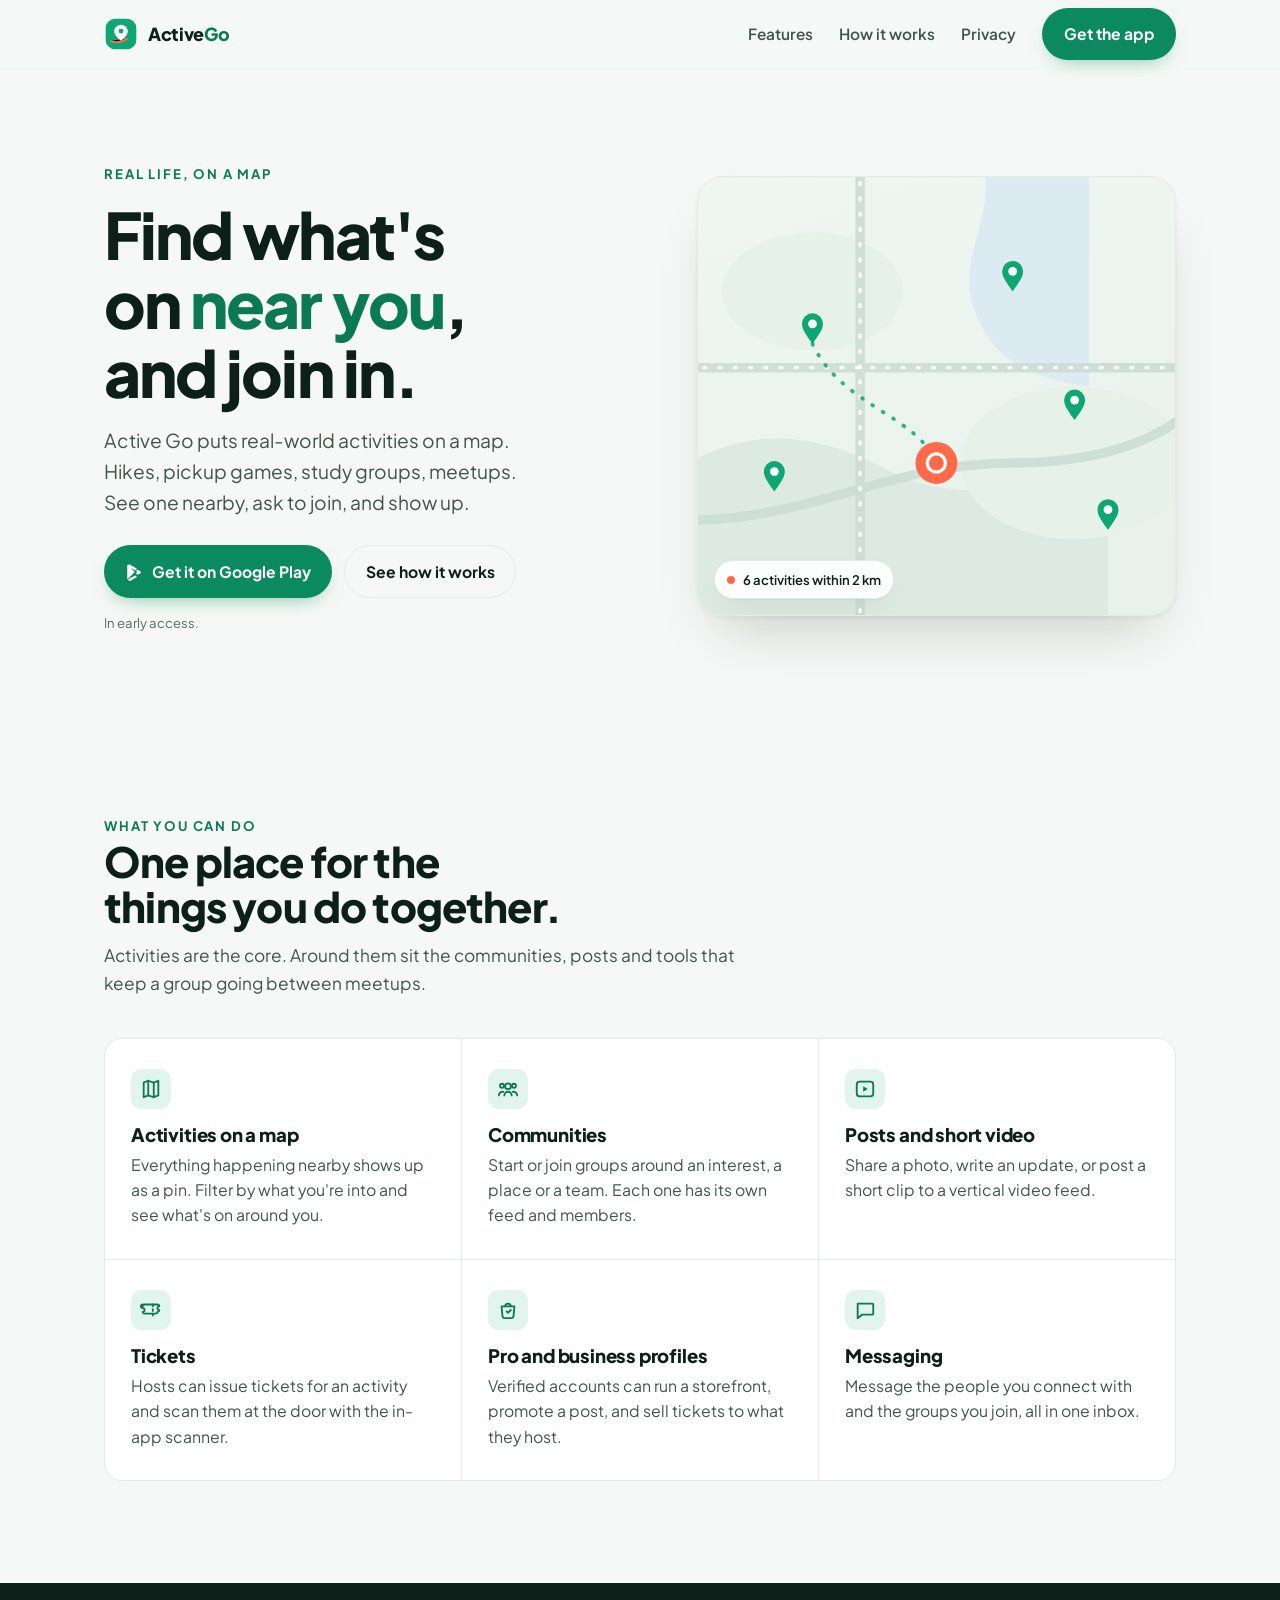
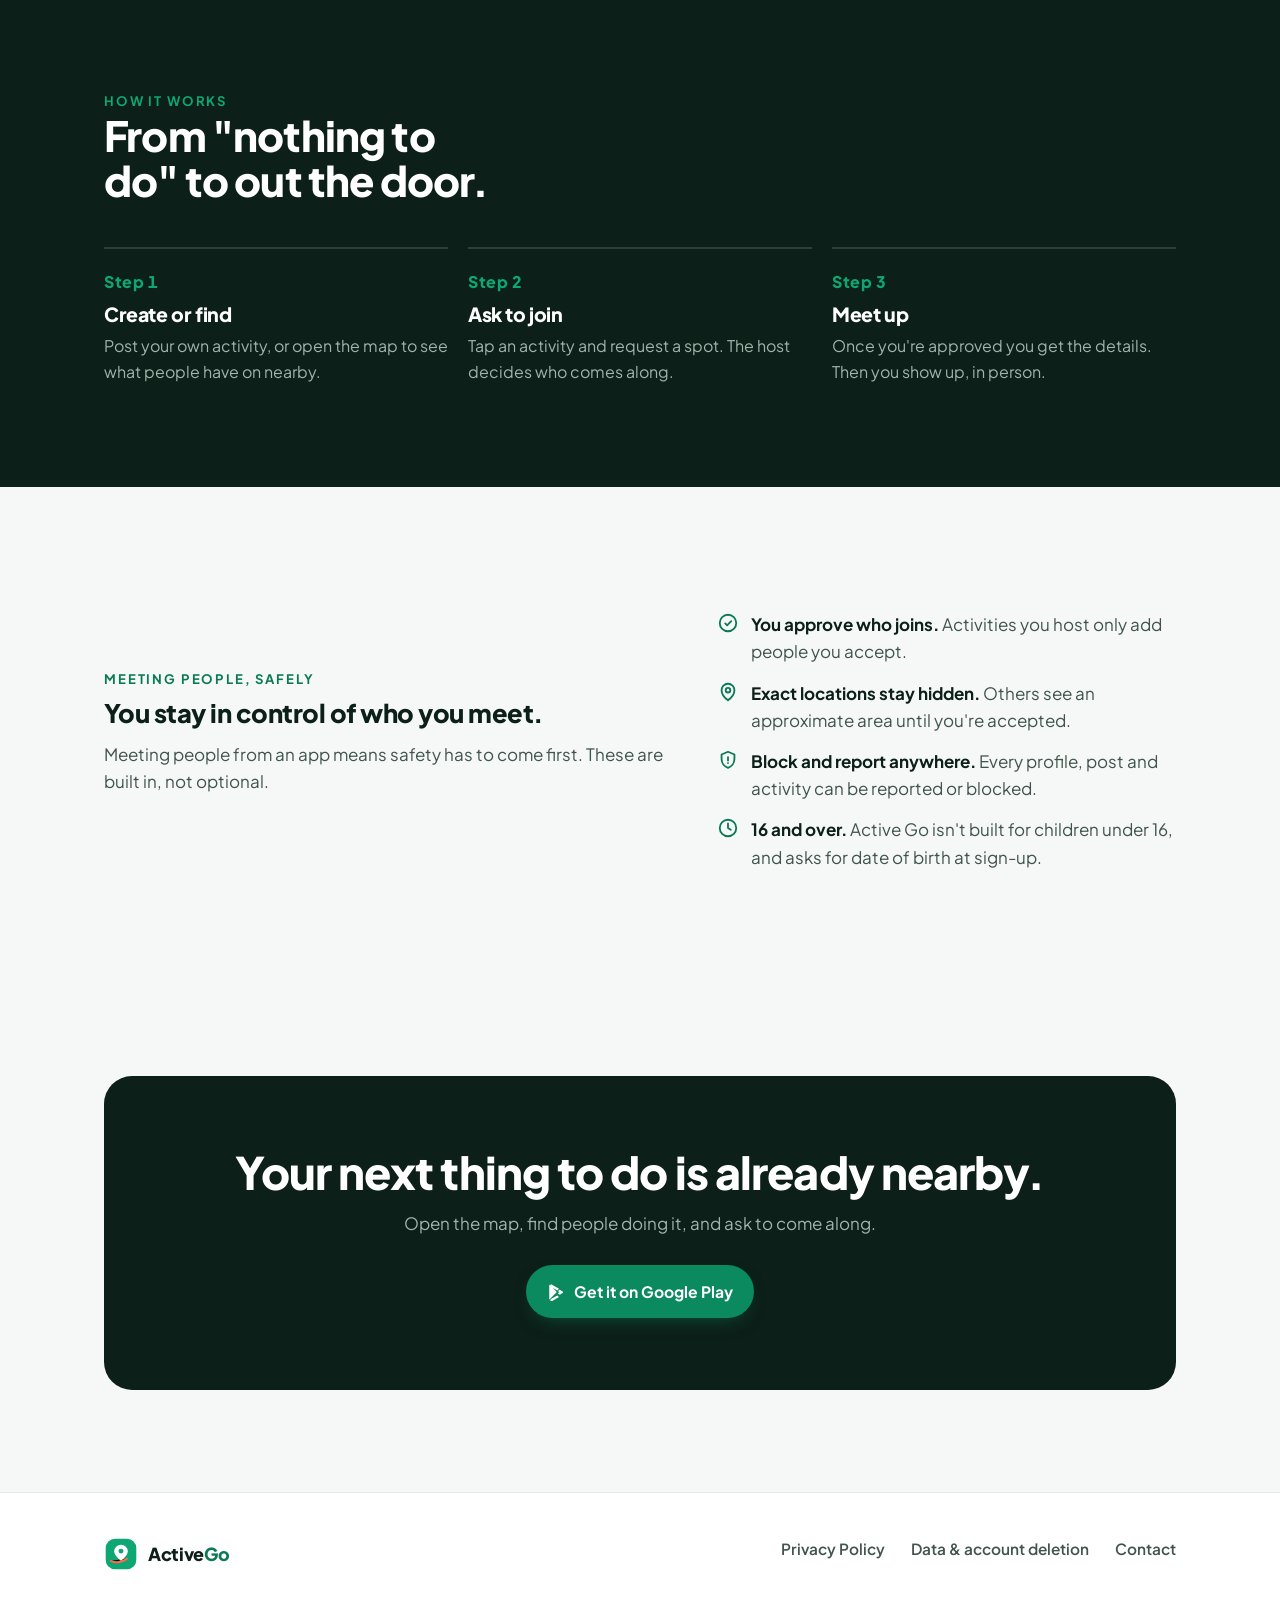
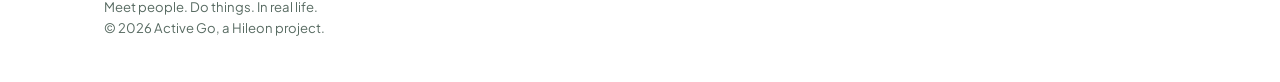
<file: activego/index.html>
<!doctype html>
<html lang="en">
<head>
<meta charset="utf-8">
<meta name="viewport" content="width=device-width, initial-scale=1">
<title>Active Go — Discover activities near you and join in</title>
<meta name="description" content="Active Go puts real-world activities on a map. Find hikes, pickup games, study groups and meetups near you, ask to join, and show up.">
<meta name="theme-color" content="#0ea672">
<meta property="og:title" content="Active Go — Discover activities near you">
<meta property="og:description" content="Real-world activities on a map. Find one nearby, ask to join, and meet people in person.">
<meta property="og:type" content="website">
<link rel="icon" href="data:image/svg+xml,%3Csvg xmlns='http://www.w3.org/2000/svg' viewBox='0 0 40 40'%3E%3Crect x='2' y='2' width='36' height='36' rx='11' fill='%230EA672'/%3E%3Cpath d='M20 9c-4.4 0-8 3.5-8 7.9 0 5.4 8 11.1 8 11.1s8-5.7 8-11.1C28 12.5 24.4 9 20 9Z' fill='%23fff'/%3E%3Ccircle cx='20' cy='16.6' r='2.9' fill='%230EA672'/%3E%3C/svg%3E">
<link rel="preconnect" href="https://fonts.googleapis.com">
<link rel="preconnect" href="https://fonts.gstatic.com" crossorigin>
<link href="https://fonts.googleapis.com/css2?family=Plus+Jakarta+Sans:wght@400;500;600;700;800&display=swap" rel="stylesheet">
<link rel="stylesheet" href="assets/activego.css">
</head>
<body>
<a class="skip" href="#main">Skip to content</a>

<header class="nav">
  <div class="wrap nav__in">
    <a class="brand" href="./" aria-label="Active Go home">
      <svg class="brand__mark" viewBox="0 0 40 40" aria-hidden="true">
        <rect x="2" y="2" width="36" height="36" rx="11" fill="#0EA672"/>
        <path d="M8 28c5.5 2.6 12.5 2.2 19-2.4" stroke="#FF6B4A" stroke-width="2.4" stroke-linecap="round"/>
        <path d="M20 9c-4.4 0-8 3.5-8 7.9 0 5.4 8 11.1 8 11.1s8-5.7 8-11.1C28 12.5 24.4 9 20 9Z" fill="#fff"/>
        <circle cx="20" cy="16.6" r="2.9" fill="#0EA672"/>
      </svg>
      <span class="brand__name">Active<b>Go</b></span>
    </a>
    <nav class="nav__links" aria-label="Primary">
      <a href="#features">Features</a>
      <a href="#how">How it works</a>
      <a href="privacy-policy/">Privacy</a>
      <a class="btn nav__cta" href="#get">Get the app</a>
    </nav>
  </div>
</header>

<main id="main">

  <!-- HERO -->
  <section class="hero">
    <div class="wrap hero__grid">
      <div>
        <span class="eyebrow">Real life, on a map</span>
        <h1>Find what's on <span class="accent">near you</span>, and join in.</h1>
        <p class="hero__sub">Active Go puts real-world activities on a map. Hikes, pickup games, study groups, meetups. See one nearby, ask to join, and show up.</p>
        <div class="hero__cta">
          <a class="btn" href="#" aria-label="Get Active Go on Google Play">
            <svg width="18" height="18" viewBox="0 0 24 24" fill="currentColor" aria-hidden="true"><path d="M3.6 2.2 13 12 3.6 21.8a1 1 0 0 1-.6-.9V3.1a1 1 0 0 1 .6-.9Zm10.8 8.5 2.7-1.6 3.6 2.1c.9.5.9 1.7 0 2.2l-3.6 2.1-2.7-1.6L16.6 12l-2.2-1.3Zm-9.7 11 9-5.2 2.3 2.3-9.9 5.7a1 1 0 0 1-1.4-.4Zm0-19.4a1 1 0 0 1 1.4-.4l9.9 5.7-2.3 2.3-9-5.2Z"/></svg>
            Get it on Google Play
          </a>
          <a class="btn ghost" href="#how">See how it works</a>
        </div>
        <p class="hero__note">In early access. <!-- TODO: replace every  href="#"  on a "Get it on Google Play" button with your real Play listing URL --></p>
      </div>

      <!-- signature: the activity map -->
      <div class="mapcard" role="img" aria-label="A map with activity pins marking things happening nearby.">
        <svg viewBox="0 0 500 460" xmlns="http://www.w3.org/2000/svg" aria-hidden="true">
          <!-- parks / green space -->
          <path d="M-10 300c70-40 140-30 210 8s170 20 230-30v200H-10Z" fill="#dceae3"/>
          <ellipse cx="120" cy="120" rx="95" ry="62" fill="#e6f1ea"/>
          <ellipse cx="395" cy="300" rx="120" ry="80" fill="#e6f1ea"/>
          <!-- water -->
          <path d="M300 -10c10 60-30 95-10 150s60 70 120 80v-230Z" fill="#dcebf2"/>
          <!-- roads -->
          <g stroke="#cdddd5" stroke-width="10" fill="none" stroke-linecap="round" opacity=".9">
            <path d="M-10 200H510"/>
            <path d="M170 -10V470"/>
            <path d="M-10 360C120 360 200 300 330 300S510 250 510 250"/>
          </g>
          <g stroke="#ffffff" stroke-width="3.5" fill="none" stroke-linecap="round" stroke-dasharray="2 14">
            <path d="M-10 200H510"/>
            <path d="M170 -10V470"/>
          </g>
          <!-- route between two activities -->
          <path d="M120 175C150 240 230 250 250 300" fill="none" stroke="#0EA672" stroke-width="4" stroke-linecap="round" stroke-dasharray="1 12" opacity=".85"/>

          <!-- pins -->
          <g class="pin" transform="translate(120,175)">
            <path d="M0 0C-7 -10 -11 -15 -11 -21a11 11 0 1 1 22 0c0 6-4 11-11 21Z" fill="#0EA672"/>
            <circle cx="0" cy="-21" r="4.6" fill="#fff"/>
          </g>
          <g class="pin" transform="translate(330,120)">
            <path d="M0 0C-7 -10 -11 -15 -11 -21a11 11 0 1 1 22 0c0 6-4 11-11 21Z" fill="#0EA672"/>
            <circle cx="0" cy="-21" r="4.6" fill="#fff"/>
          </g>
          <g class="pin" transform="translate(395,255)">
            <path d="M0 0C-7 -10 -11 -15 -11 -21a11 11 0 1 1 22 0c0 6-4 11-11 21Z" fill="#0EA672"/>
            <circle cx="0" cy="-21" r="4.6" fill="#fff"/>
          </g>
          <g class="pin" transform="translate(80,330)">
            <path d="M0 0C-7 -10 -11 -15 -11 -21a11 11 0 1 1 22 0c0 6-4 11-11 21Z" fill="#0EA672"/>
            <circle cx="0" cy="-21" r="4.6" fill="#fff"/>
          </g>
          <g class="pin" transform="translate(430,370)">
            <path d="M0 0C-7 -10 -11 -15 -11 -21a11 11 0 1 1 22 0c0 6-4 11-11 21Z" fill="#0EA672"/>
            <circle cx="0" cy="-21" r="4.6" fill="#fff"/>
          </g>

          <!-- you are here -->
          <g transform="translate(250,300)">
            <circle class="pulse" r="22" fill="#FF6B4A"/>
            <circle r="9.5" fill="#FF6B4A" stroke="#fff" stroke-width="3.4"/>
          </g>
        </svg>
        <span class="mapcard__chip"><span class="dot"></span> 6 activities within 2 km</span>
      </div>
    </div>
  </section>

  <!-- FEATURES -->
  <section id="features">
    <div class="wrap">
      <div class="section-head">
        <span class="eyebrow">What you can do</span>
        <h2>One place for the things you do together.</h2>
        <p>Activities are the core. Around them sit the communities, posts and tools that keep a group going between meetups.</p>
      </div>
      <div class="features">
        <div class="feature">
          <div class="feature__ic"><svg viewBox="0 0 24 24" fill="none" stroke="currentColor" stroke-width="2" stroke-linecap="round" stroke-linejoin="round"><path d="M9 3 4 5v16l5-2 6 2 5-2V3l-5 2-6-2Z"/><path d="M9 3v16M15 5v16"/></svg></div>
          <h3>Activities on a map</h3>
          <p>Everything happening nearby shows up as a pin. Filter by what you're into and see what's on around you.</p>
        </div>
        <div class="feature">
          <div class="feature__ic"><svg viewBox="0 0 24 24" fill="none" stroke="currentColor" stroke-width="2" stroke-linecap="round" stroke-linejoin="round"><path d="M16 19a4 4 0 0 0-8 0"/><circle cx="12" cy="9" r="3.2"/><path d="M22 19a4 4 0 0 0-5-3.9M2 19a4 4 0 0 1 5-3.9"/><circle cx="18.5" cy="8.5" r="2.2"/><circle cx="5.5" cy="8.5" r="2.2"/></svg></div>
          <h3>Communities</h3>
          <p>Start or join groups around an interest, a place or a team. Each one has its own feed and members.</p>
        </div>
        <div class="feature">
          <div class="feature__ic"><svg viewBox="0 0 24 24" fill="none" stroke="currentColor" stroke-width="2" stroke-linecap="round" stroke-linejoin="round"><rect x="3" y="4" width="18" height="16" rx="3"/><path d="m10 9 5 3-5 3V9Z" fill="currentColor" stroke="none"/></svg></div>
          <h3>Posts and short video</h3>
          <p>Share a photo, write an update, or post a short clip to a vertical video feed.</p>
        </div>
        <div class="feature">
          <div class="feature__ic"><svg viewBox="0 0 24 24" fill="none" stroke="currentColor" stroke-width="2" stroke-linecap="round" stroke-linejoin="round"><path d="M3 8a2 2 0 0 1 2-2h14a2 2 0 0 1 2 2 2 2 0 0 0 0 4 2 2 0 0 1-2 2 2 2 0 0 0 0 0 2 2 0 0 1-2 2H5a2 2 0 0 1-2-2 2 2 0 0 0 0-4 2 2 0 0 1 0-4Z"/><path d="M14 6v12" stroke-dasharray="2 3"/></svg></div>
          <h3>Tickets</h3>
          <p>Hosts can issue tickets for an activity and scan them at the door with the in-app scanner.</p>
        </div>
        <div class="feature">
          <div class="feature__ic"><svg viewBox="0 0 24 24" fill="none" stroke="currentColor" stroke-width="2" stroke-linecap="round" stroke-linejoin="round"><path d="M5 8h14l-1 11a2 2 0 0 1-2 1.8H8A2 2 0 0 1 6 19L5 8Z"/><path d="M9 8a3 3 0 0 1 6 0"/><path d="m10.5 13.5 1.5 1.5 3-3"/></svg></div>
          <h3>Pro and business profiles</h3>
          <p>Verified accounts can run a storefront, promote a post, and sell tickets to what they host.</p>
        </div>
        <div class="feature">
          <div class="feature__ic"><svg viewBox="0 0 24 24" fill="none" stroke="currentColor" stroke-width="2" stroke-linecap="round" stroke-linejoin="round"><path d="M4 5h16a1 1 0 0 1 1 1v10a1 1 0 0 1-1 1H9l-5 4V6a1 1 0 0 1 1-1Z"/></svg></div>
          <h3>Messaging</h3>
          <p>Message the people you connect with and the groups you join, all in one inbox.</p>
        </div>
      </div>
    </div>
  </section>

  <!-- HOW IT WORKS -->
  <section id="how" class="steps-sec">
    <div class="wrap">
      <div class="section-head">
        <span class="eyebrow on-deep">How it works</span>
        <h2>From "nothing to do" to out the door.</h2>
      </div>
      <div class="steps">
        <div class="step">
          <div class="step__n">Step 1</div>
          <h3>Create or find</h3>
          <p>Post your own activity, or open the map to see what people have on nearby.</p>
        </div>
        <div class="step">
          <div class="step__n">Step 2</div>
          <h3>Ask to join</h3>
          <p>Tap an activity and request a spot. The host decides who comes along.</p>
        </div>
        <div class="step">
          <div class="step__n">Step 3</div>
          <h3>Meet up</h3>
          <p>Once you're approved you get the details. Then you show up, in person.</p>
        </div>
      </div>
    </div>
  </section>

  <!-- SAFETY -->
  <section id="safety">
    <div class="wrap safety">
      <div>
        <span class="eyebrow">Meeting people, safely</span>
        <h2 style="font-size:clamp(1.6rem,1.3rem+1.6vw,2.4rem);margin-top:8px">You stay in control of who you meet.</h2>
        <p style="margin-top:14px;color:var(--ink-soft)">Meeting people from an app means safety has to come first. These are built in, not optional.</p>
      </div>
      <ul>
        <li><svg viewBox="0 0 24 24" fill="none" stroke="currentColor" stroke-width="2" stroke-linecap="round" stroke-linejoin="round"><path d="M9 12.5 11 14.5 15.5 10"/><circle cx="12" cy="12" r="9"/></svg><span><b>You approve who joins.</b> Activities you host only add people you accept.</span></li>
        <li><svg viewBox="0 0 24 24" fill="none" stroke="currentColor" stroke-width="2" stroke-linecap="round" stroke-linejoin="round"><path d="M12 21s-7-5.2-7-11a7 7 0 0 1 14 0c0 5.8-7 11-7 11Z"/><circle cx="12" cy="10" r="2.5"/></svg><span><b>Exact locations stay hidden.</b> Others see an approximate area until you're accepted.</span></li>
        <li><svg viewBox="0 0 24 24" fill="none" stroke="currentColor" stroke-width="2" stroke-linecap="round" stroke-linejoin="round"><path d="M12 3l7 3v5c0 4.4-3 8.3-7 9.6C8 19.3 5 15.4 5 11V6l7-3Z"/><path d="M12 9v3.5M12 15.4h.01"/></svg><span><b>Block and report anywhere.</b> Every profile, post and activity can be reported or blocked.</span></li>
        <li><svg viewBox="0 0 24 24" fill="none" stroke="currentColor" stroke-width="2" stroke-linecap="round" stroke-linejoin="round"><circle cx="12" cy="12" r="9"/><path d="M12 7v5l3 2"/></svg><span><b>16 and over.</b> Active Go isn't built for children under 16, and asks for date of birth at sign-up.</span></li>
      </ul>
    </div>
  </section>

  <!-- CTA -->
  <section id="get" class="cta-band">
    <div class="wrap">
      <div class="cta-band__box">
        <h2>Your next thing to do is already nearby.</h2>
        <p>Open the map, find people doing it, and ask to come along.</p>
        <a class="btn" href="#" aria-label="Get Active Go on Google Play">
          <svg width="18" height="18" viewBox="0 0 24 24" fill="currentColor" aria-hidden="true"><path d="M3.6 2.2 13 12 3.6 21.8a1 1 0 0 1-.6-.9V3.1a1 1 0 0 1 .6-.9Zm10.8 8.5 2.7-1.6 3.6 2.1c.9.5.9 1.7 0 2.2l-3.6 2.1-2.7-1.6L16.6 12l-2.2-1.3Zm-9.7 11 9-5.2 2.3 2.3-9.9 5.7a1 1 0 0 1-1.4-.4Zm0-19.4a1 1 0 0 1 1.4-.4l9.9 5.7-2.3 2.3-9-5.2Z"/></svg>
          Get it on Google Play
        </a>
      </div>
    </div>
  </section>

</main>

<footer class="foot">
  <div class="wrap foot__in">
    <div>
      <a class="brand" href="./" aria-label="Active Go home">
        <svg class="brand__mark" viewBox="0 0 40 40" aria-hidden="true">
          <rect x="2" y="2" width="36" height="36" rx="11" fill="#0EA672"/>
          <path d="M8 28c5.5 2.6 12.5 2.2 19-2.4" stroke="#FF6B4A" stroke-width="2.4" stroke-linecap="round"/>
          <path d="M20 9c-4.4 0-8 3.5-8 7.9 0 5.4 8 11.1 8 11.1s8-5.7 8-11.1C28 12.5 24.4 9 20 9Z" fill="#fff"/>
          <circle cx="20" cy="16.6" r="2.9" fill="#0EA672"/>
        </svg>
        <span class="brand__name">Active<b>Go</b></span>
      </a>
      <p class="foot__legal">Meet people. Do things. In real life.<br>© 2026 Active Go, a Hileon project.</p>
    </div>
    <nav class="foot__links" aria-label="Footer">
      <a href="privacy-policy/">Privacy Policy</a>
      <a href="data-deletion/">Data &amp; account deletion</a>
      <a href="mailto:support@hileonapp.com">Contact</a>
    </nav>
  </div>
</footer>

</body>
</html>
</file>
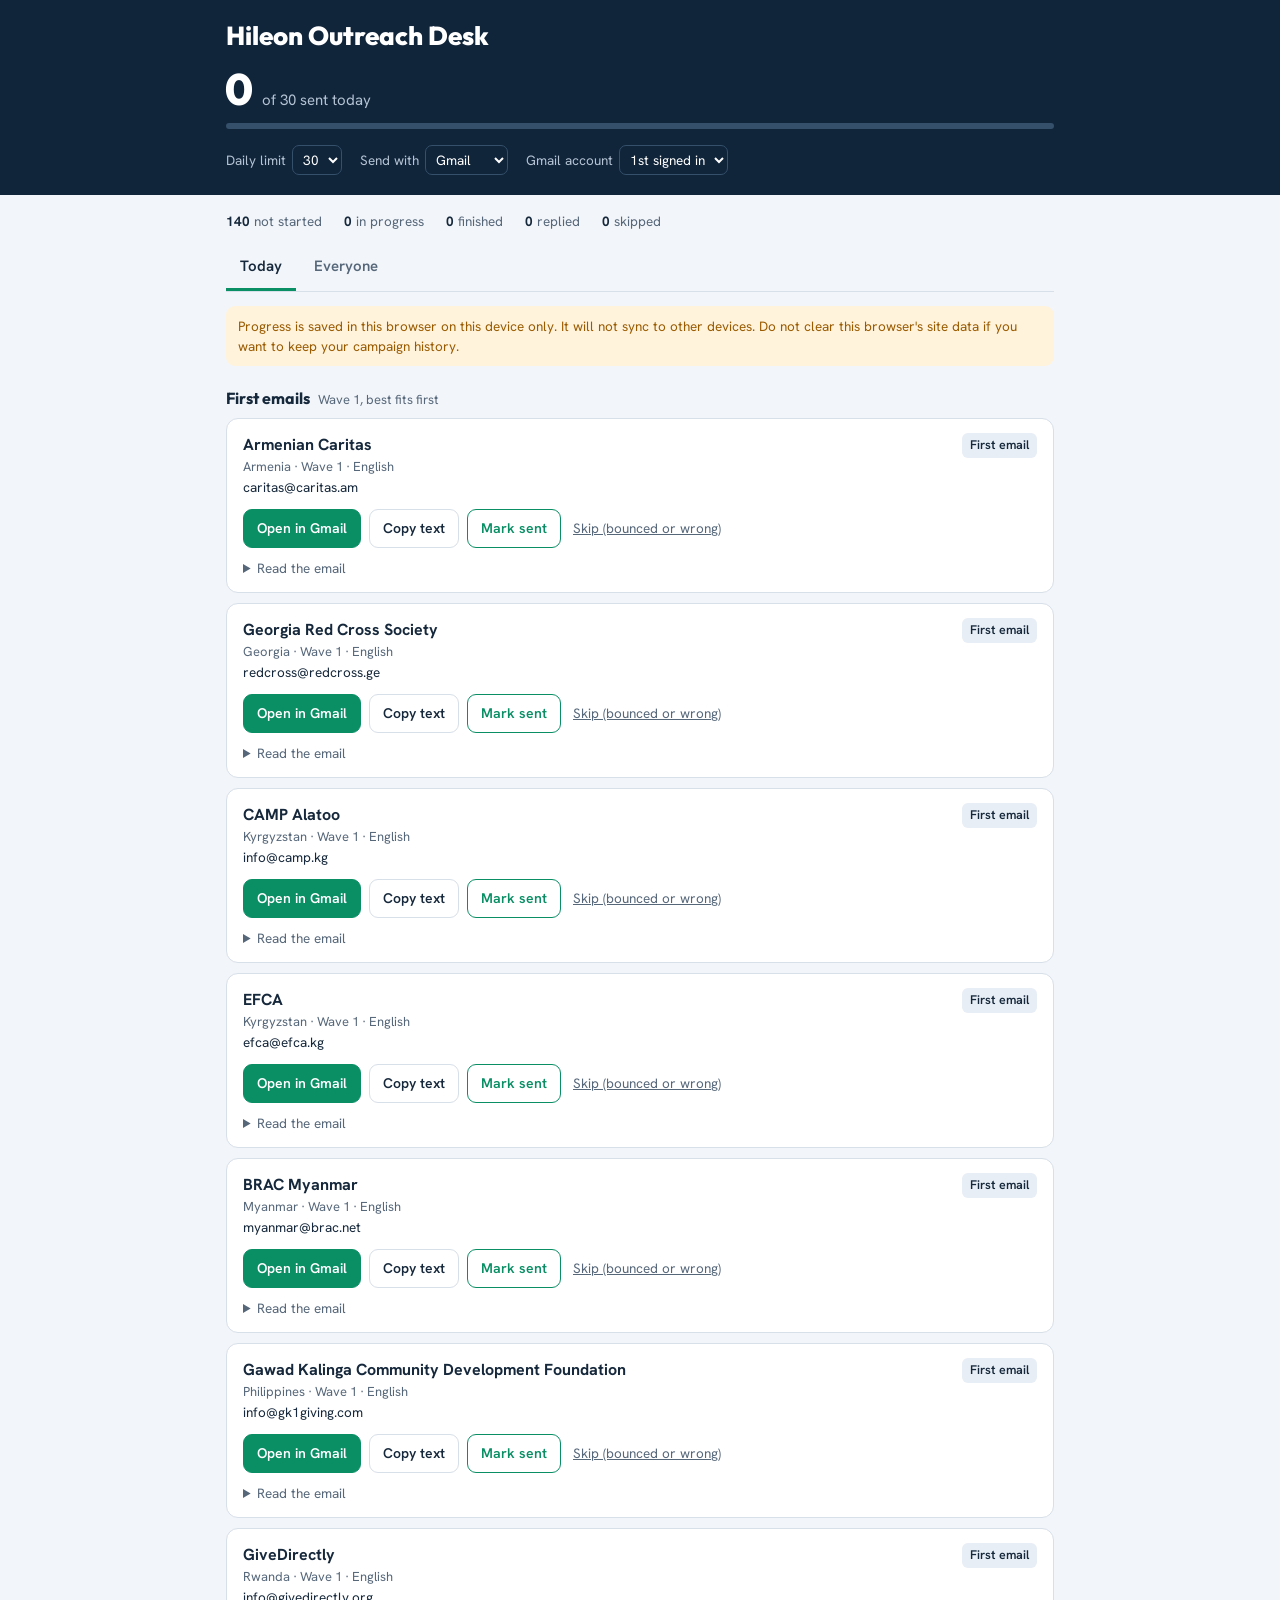
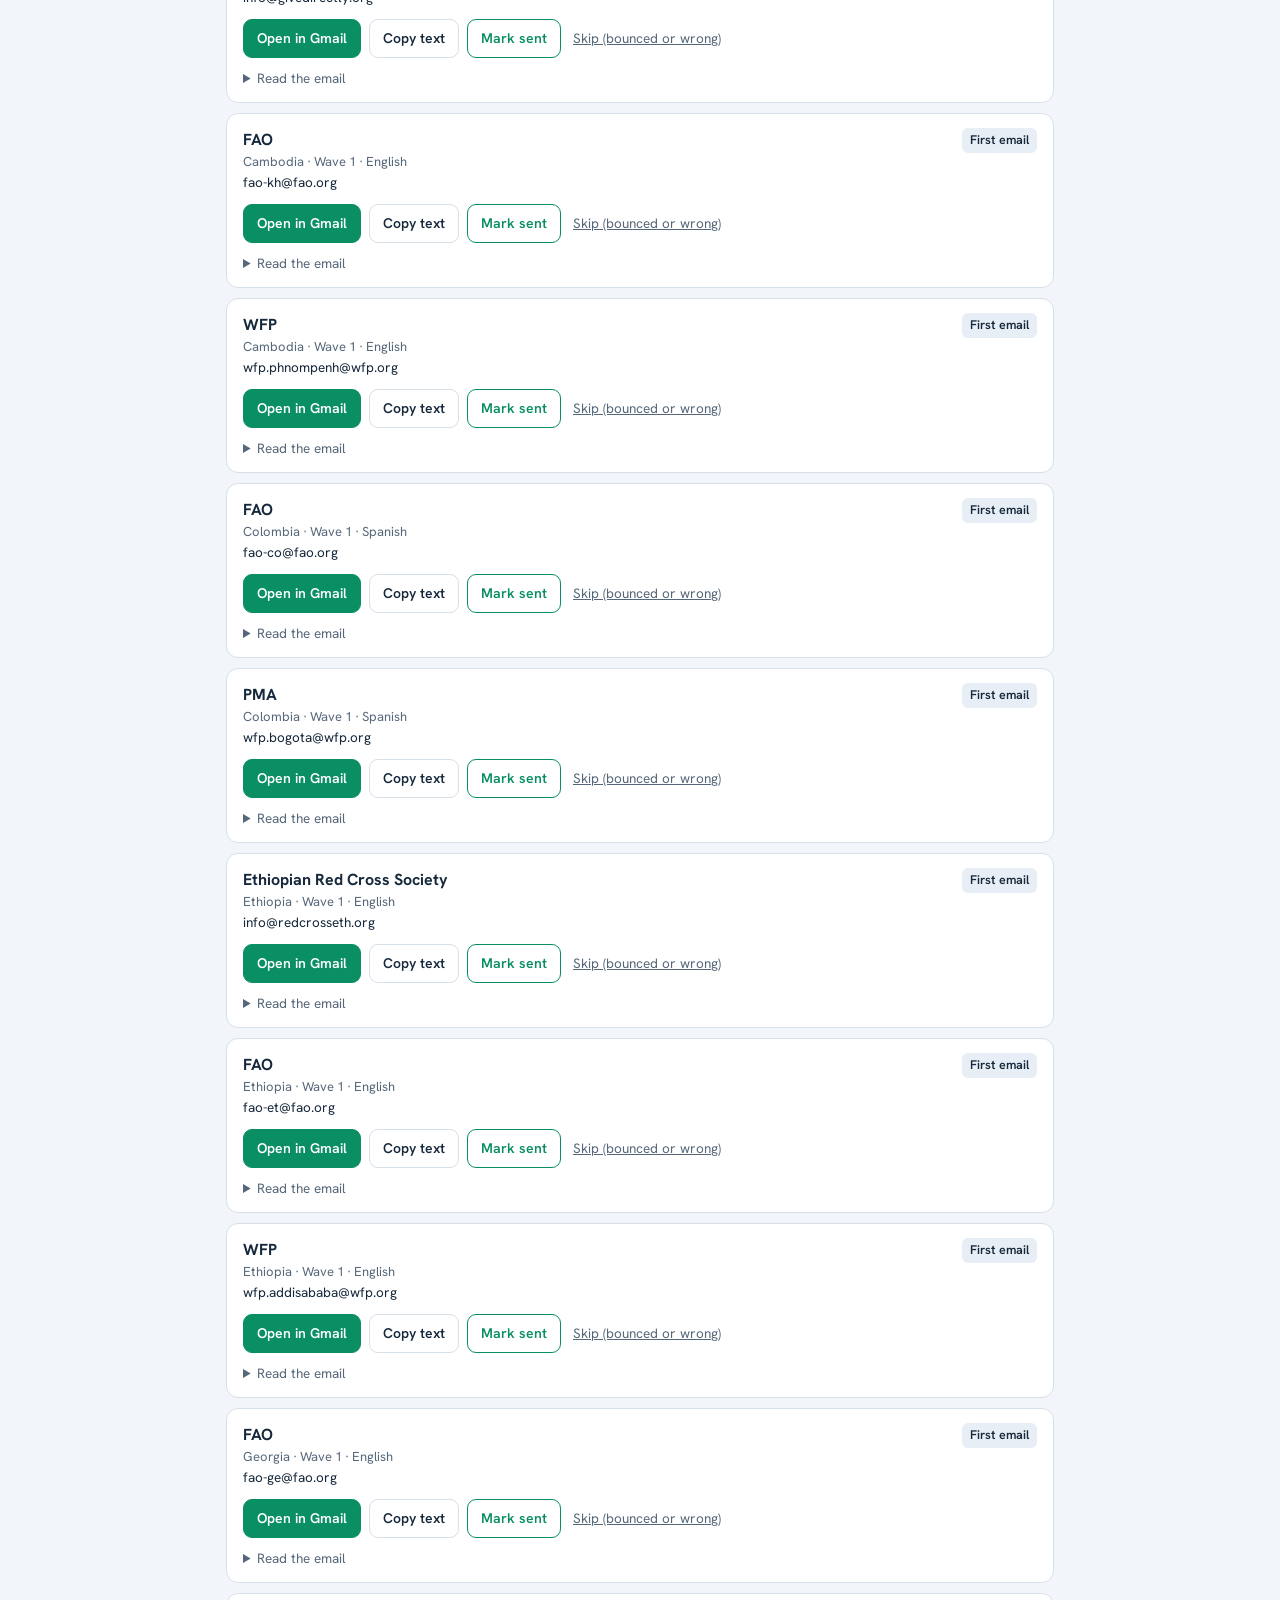
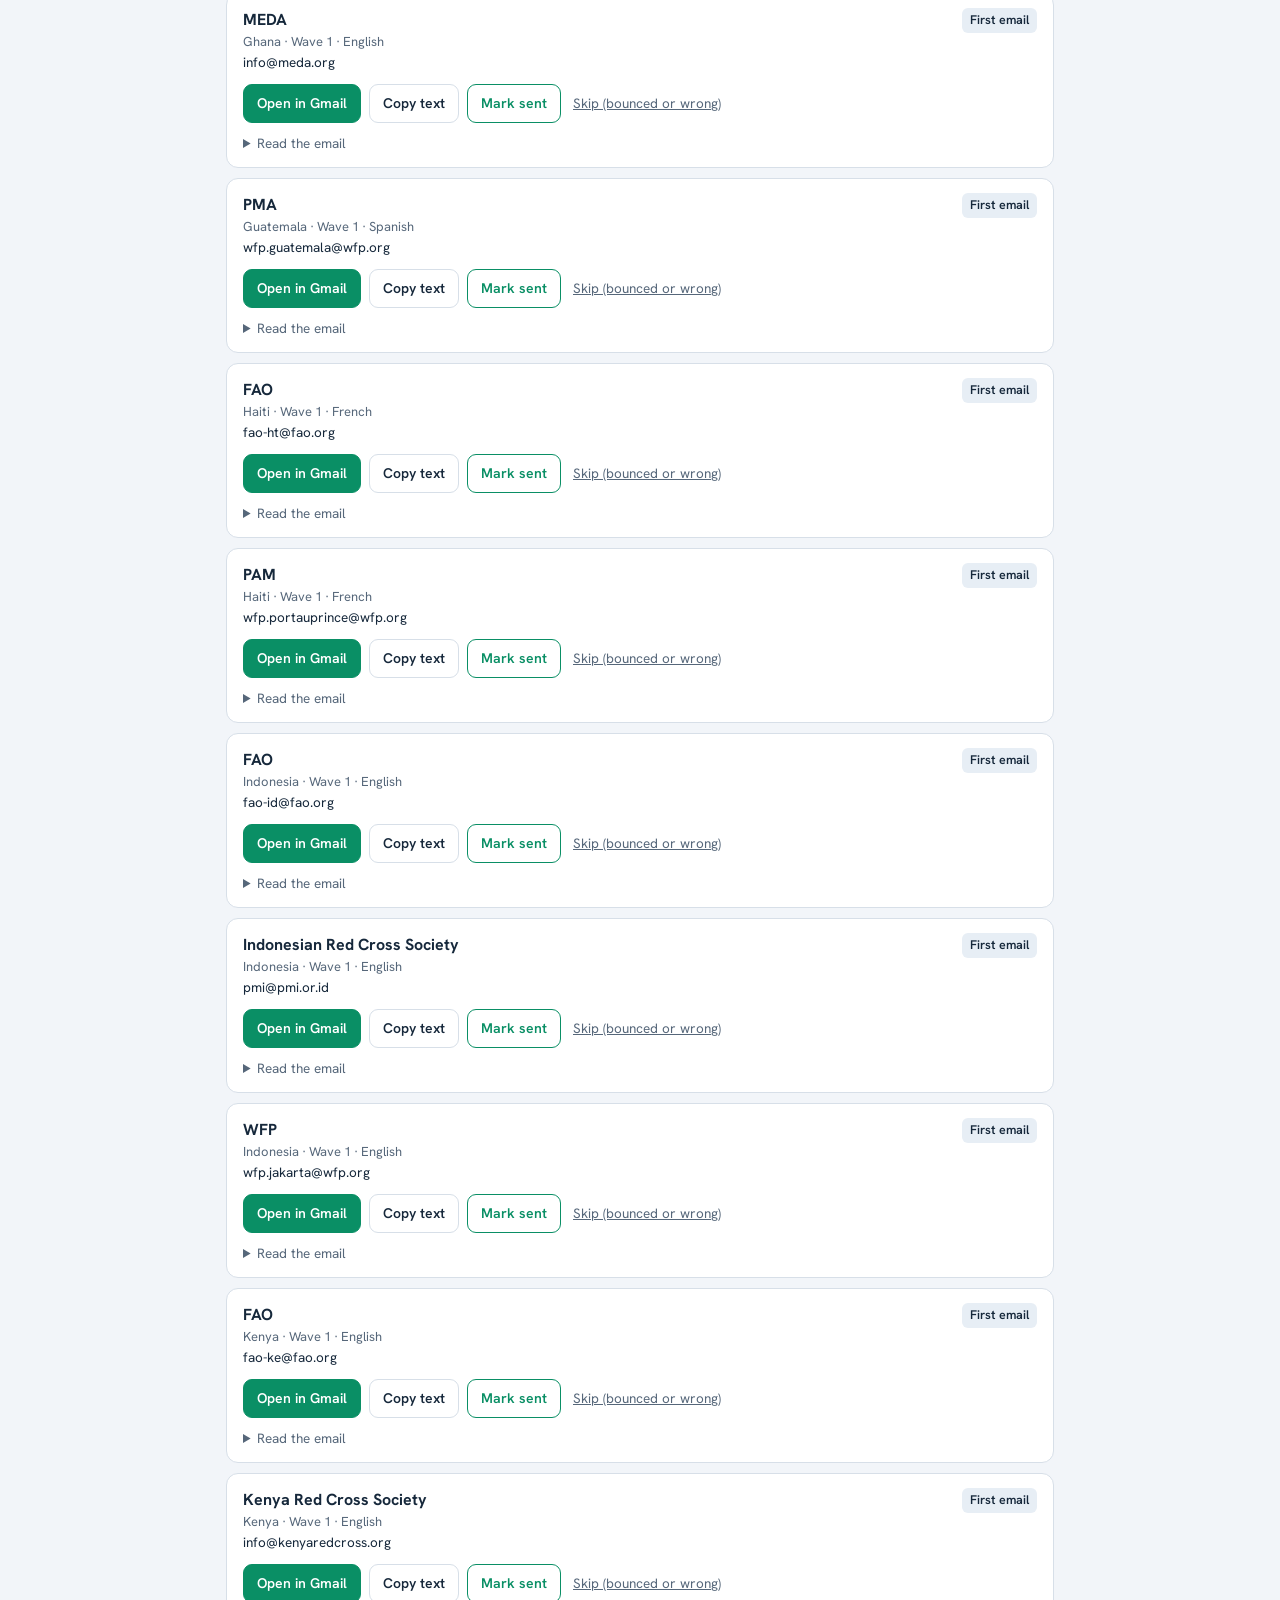
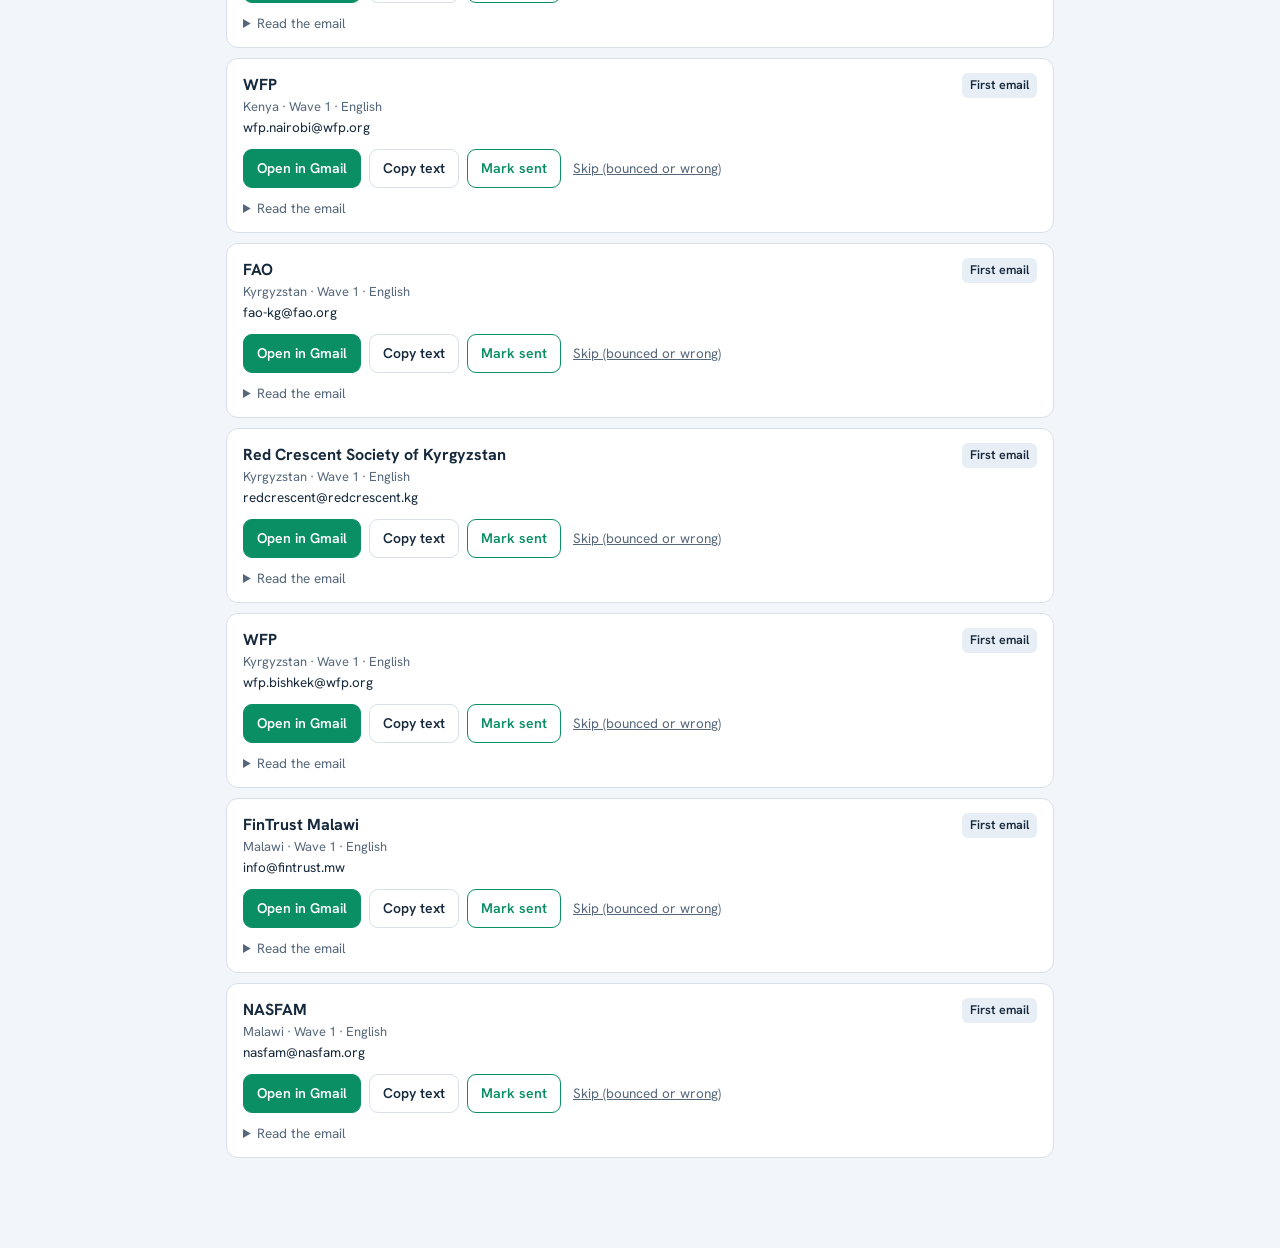
<file: outreach-desk/index.html>
<!doctype html><html><head><meta charset=utf8><meta name=viewport content="width=device-width,initial-scale=1,viewport-fit=cover"><style>:root{color-scheme:light;box-sizing:border-box;padding-top:env(safe-area-inset-top,0px);padding-bottom:env(safe-area-inset-bottom,0px)}html{scroll-padding-top:env(safe-area-inset-top,0px)}body{margin:0;padding:0;font:14px -apple-system,BlinkMacSystemFont,sans-serif;background:#fff;color:#000}img{max-width:100%}[hidden]:not([hidden=until-found i]){display:none!important}</style></head><body>
<title>Hileon Outreach Desk</title>
<meta name="claude:viewport-fit-sides" content="cover">
<link rel="stylesheet" href="https://fonts.googleapis.com/css2?family=Hanken+Grotesk:wght@400;500;600;700&family=Outfit:wght@600;700;800&display=swap">
<style>
/* Layout: navy desk header with today's count, then one column of prospect rows; the next action is the only filled button in each row. */
:root{
  --bg:#F2F5F9; --surface:#FFFFFF; --ink:#16283B; --soft:#56677A; --line:#D7DFE8;
  --accent:#0A8F65; --on-accent:#FFFFFF; --head:#10243A; --head-ink:#FFFFFF; --head-soft:#B4C4D4; --head-line:#34506A;
  --warn:#9A5B00; --warn-bg:#FFF3DC; --chip:#E7EEF5;
  --display:"Outfit","Trebuchet MS",sans-serif; --body:"Hanken Grotesk","Segoe UI",Arial,sans-serif;
}
@media (prefers-color-scheme:dark){:root:not([data-theme="light"]){
  --bg:#0B1622; --surface:#132436; --ink:#E7EEF5; --soft:#9FB1C4; --line:#283C51;
  --accent:#2BD890; --on-accent:#06281C; --head:#0F2236; --head-ink:#FFFFFF; --head-soft:#B4C4D4; --head-line:#34506A;
  --warn:#F2C277; --warn-bg:#3A2C12; --chip:#1D3147; color-scheme:dark}}
:root[data-theme="dark"]{
  --bg:#0B1622; --surface:#132436; --ink:#E7EEF5; --soft:#9FB1C4; --line:#283C51;
  --accent:#2BD890; --on-accent:#06281C; --head:#0F2236; --head-ink:#FFFFFF; --head-soft:#B4C4D4; --head-line:#34506A;
  --warn:#F2C277; --warn-bg:#3A2C12; --chip:#1D3147; color-scheme:dark}
*{box-sizing:border-box}
body{background:var(--bg);color:var(--ink);font:400 15px/1.5 var(--body)}
.gut{max-width:860px;margin:0 auto;padding-left:max(16px,env(safe-area-inset-left,0px));padding-right:max(16px,env(safe-area-inset-right,0px))}
button,select,input{font:inherit;color:inherit}
:focus-visible{outline:2px solid var(--accent);outline-offset:2px}

header{background:var(--head);color:var(--head-ink)}
header .gut{padding-block:22px 20px}
h1{font:800 26px/1.1 var(--display);margin:0}
.today{display:flex;align-items:baseline;gap:10px;flex-wrap:wrap;margin-top:16px}
.today b{font:800 44px/1 var(--display);font-variant-numeric:tabular-nums}
.today span{color:var(--head-soft)}
.meter{height:6px;border-radius:3px;background:var(--head-line);margin-top:12px;overflow:hidden}
.meter i{display:block;height:100%;background:#2BE89B;width:0;transition:width .3s}
.sets{display:flex;gap:10px 18px;flex-wrap:wrap;margin-top:16px;font-size:13.5px;color:var(--head-soft)}
.sets label{display:flex;align-items:center;gap:6px}
.sets select{background:transparent;border:1px solid var(--head-line);border-radius:7px;padding:4px 6px;color:var(--head-ink)}
.sets option{color:#16283B}

.counts{display:flex;flex-wrap:wrap;gap:6px 22px;padding-block:16px 4px;font-size:13.5px;color:var(--soft)}
.counts b{color:var(--ink);font-variant-numeric:tabular-nums;margin-right:4px}
.tabs{display:flex;gap:4px;border-bottom:1px solid var(--line);margin-top:10px}
.tabs button{background:none;border:0;border-bottom:3px solid transparent;padding:10px 14px;font-weight:600;color:var(--soft);cursor:pointer}
.tabs button[aria-selected="true"]{color:var(--ink);border-color:var(--accent)}
#q{width:100%;margin-top:14px;padding:10px 12px;border:1px solid var(--line);border-radius:9px;background:var(--surface)}
.note{margin-top:14px;padding:10px 12px;border-radius:9px;background:var(--warn-bg);color:var(--warn);font-size:13.5px}
.sec{font:700 16px var(--display);margin:22px 0 2px}
.sec small{font:400 13px var(--body);color:var(--soft);margin-left:8px}

.row{background:var(--surface);border:1px solid var(--line);border-radius:12px;padding:14px 16px;margin-top:10px}
.row.off{opacity:.62}
.top{display:flex;justify-content:space-between;gap:10px;align-items:flex-start}
.top>div{min-width:0}
.org{font-weight:700;font-size:16px;overflow-wrap:anywhere}
.meta{font-size:13px;color:var(--soft)}
.addr{font-size:13.5px;user-select:all;overflow-wrap:anywhere}
.step{flex:none;font-size:12.5px;font-weight:600;background:var(--chip);border-radius:6px;padding:3px 8px;white-space:nowrap}
.acts{display:flex;flex-wrap:wrap;gap:8px;margin-top:12px;align-items:center}
.btn{display:inline-block;border:1px solid var(--line);background:transparent;border-radius:9px;padding:8px 13px;font-weight:600;font-size:14px;cursor:pointer;text-decoration:none;color:var(--ink)}
.btn:hover{border-color:var(--soft)}
.btn.go{background:var(--accent);border-color:var(--accent);color:var(--on-accent)}
.btn.done{border-color:var(--accent);color:var(--accent)}
.link{background:none;border:0;padding:6px 4px;color:var(--soft);font-size:13.5px;cursor:pointer;text-decoration:underline}
details{margin-top:10px}
summary{cursor:pointer;font-size:13.5px;color:var(--soft)}
pre{white-space:pre-wrap;overflow-wrap:anywhere;font:400 13.5px/1.5 var(--body);background:var(--bg);border-radius:9px;padding:12px;margin:8px 0 0;user-select:text}
.empty{padding:34px 0;color:var(--soft);text-align:center}
.empty b{display:block;font:700 20px var(--display);color:var(--ink);margin-bottom:4px}
#toast{position:fixed;left:50%;transform:translateX(-50%);bottom:calc(18px + env(safe-area-inset-bottom,0px));background:var(--head);color:#fff;border-radius:10px;padding:10px 14px;font-size:14px;display:flex;gap:14px;align-items:center;box-shadow:0 8px 24px rgba(0,0,0,.3);max-width:calc(100% - 32px)}
#toast button{background:none;border:0;color:#2BE89B;font-weight:700;cursor:pointer}
main{padding-bottom:90px}
@media (prefers-reduced-motion:reduce){.meter i{transition:none}}
</style>

<header><div class="gut">
  <h1>Hileon Outreach Desk</h1>
  <div class="today"><b id="nToday">0</b><span id="capTxt">of 30 sent today</span></div>
  <div class="meter"><i id="bar"></i></div>
  <div class="sets">
    <label for="cap">Daily limit <select id="cap"><option>20</option><option selected>30</option><option>40</option><option>50</option></select></label>
    <label for="mail">Send with <select id="mail"><option value="gmail">Gmail</option><option value="outlook">Outlook</option></select></label>
    <label for="acct" id="acctL">Gmail account <select id="acct"><option value="0">1st signed in</option><option value="1">2nd</option><option value="2">3rd</option></select></label>
  </div>
</div></header>

<main class="gut">
  <div class="counts" id="counts"></div>
  <div class="tabs" role="tablist">
    <button role="tab" id="tToday" aria-selected="true">Today</button>
    <button role="tab" id="tAll" aria-selected="false">Everyone</button>
  </div>
  <div class="note" id="note" hidden></div>
  <input id="q" type="search" placeholder="Search organisation, country or address" hidden>
  <div id="list"><div class="empty">Loading your progress…</div></div>
</main>
<div id="toast" hidden><span id="toastT"></span><button id="undo">Undo</button></div>

<script>
const P = [{"id":"caritas@caritas.am","e":"caritas@caritas.am","n":"Armenian Caritas team","o":"Armenian Caritas","p":"social protection, livelihoods and community development","ic":"in Armenia","f":"Small traders get sales, expenses, stock and invoices in one place, kept apart from household money, with the profit margin on the home screen.","c":"Armenia","w":1,"pr":1,"l":"en"},{"id":"redcross@redcross.ge","e":"redcross@redcross.ge","n":"Georgia Red Cross Society team","o":"Georgia Red Cross Society","p":"disaster resilience and community livelihoods","ic":"in Georgia","f":"Committees can run a project with a budget, phases and a record of every contribution, so everyone can see where the money went.","c":"Georgia","w":1,"pr":1,"l":"en"},{"id":"info@camp.kg","e":"info@camp.kg","n":"CAMP Alatoo team","o":"CAMP Alatoo","p":"pastoralist livelihoods and sustainable agriculture","ic":"in Kyrgyzstan","f":"Farmers can record input costs, harvest sales and stock, and see the profit of each season on one screen.","c":"Kyrgyzstan","w":1,"pr":1,"l":"en"},{"id":"efca@efca.kg","e":"efca@efca.kg","n":"EFCA Kyrgyzstan team","o":"EFCA","p":"civil society support and social entrepreneurship","ic":"in Kyrgyzstan","f":"Small traders get sales, expenses, stock and invoices in one place, kept apart from household money, with the profit margin on the home screen.","c":"Kyrgyzstan","w":1,"pr":1,"l":"en"},{"id":"myanmar@brac.net","e":"myanmar@brac.net","n":"BRAC Myanmar team","o":"BRAC Myanmar","p":"microfinance and livelihoods development","ic":"in Myanmar","f":"Members can track their savings, money lent and borrowed with repayments, and set limits for each spending category.","c":"Myanmar","w":1,"pr":1,"l":"en"},{"id":"info@gk1giving.com","e":"info@gk1giving.com","n":"Gawad Kalinga Community Development Foundation team","o":"Gawad Kalinga Community Development Foundation","p":"community-driven development and social enterprise support","ic":"in the Philippines","f":"Committees can run a project with a budget, phases and a record of every contribution, so everyone can see where the money went.","c":"Philippines","w":1,"pr":1,"l":"en"},{"id":"info@givedirectly.org","e":"info@givedirectly.org","n":"GiveDirectly team","o":"GiveDirectly","p":"direct cash transfers & poverty eradication","ic":"in Rwanda","f":"People can plan each transfer before it arrives, log spending in seconds or from a receipt photo, and see how much is left before the next payment.","c":"Rwanda","w":1,"pr":1,"l":"en"},{"id":"fao-kh@fao.org","e":"fao-kh@fao.org","n":"FAO Cambodia team","o":"FAO","p":"agricultural value chain modernization","ic":"in Cambodia","f":"Farmers can record input costs, harvest sales and stock, and see the profit of each season on one screen.","c":"Cambodia","w":1,"pr":2,"l":"en"},{"id":"wfp.phnompenh@wfp.org","e":"wfp.phnompenh@wfp.org","n":"WFP Cambodia team","o":"WFP","p":"school feeding and smallholder agricultural support","ic":"in Cambodia","f":"Farmers can record input costs, harvest sales and stock, and see the profit of each season on one screen.","c":"Cambodia","w":1,"pr":2,"l":"en"},{"id":"fao-co@fao.org","e":"fao-co@fao.org","n":"equipo de FAO Colombia","o":"FAO","p":"smallholder agricultural value chains","ic":"en Colombia","f":"Farmers can record input costs, harvest sales and stock, and see the profit of each season on one screen.","c":"Colombia","w":1,"pr":2,"l":"es"},{"id":"wfp.bogota@wfp.org","e":"wfp.bogota@wfp.org","n":"equipo de PMA Colombia","o":"PMA","p":"migrant food security and cash-based transfers","ic":"en Colombia","f":"People can plan each transfer before it arrives, log spending in seconds or from a receipt photo, and see how much is left before the next payment.","c":"Colombia","w":1,"pr":2,"l":"es"},{"id":"info@redcrosseth.org","e":"info@redcrosseth.org","n":"Ethiopian Red Cross Society team","o":"Ethiopian Red Cross Society","p":"emergency relief and livelihoods recovery","ic":"in Ethiopia","f":"Committees can run a project with a budget, phases and a record of every contribution, so everyone can see where the money went.","c":"Ethiopia","w":1,"pr":2,"l":"en"},{"id":"fao-et@fao.org","e":"fao-et@fao.org","n":"FAO Ethiopia team","o":"FAO","p":"emergency agriculture production and pastoralist support","ic":"in Ethiopia","f":"Farmers can record input costs, harvest sales and stock, and see the profit of each season on one screen.","c":"Ethiopia","w":1,"pr":2,"l":"en"},{"id":"wfp.addisababa@wfp.org","e":"wfp.addisababa@wfp.org","n":"WFP Ethiopia team","o":"WFP","p":"emergency food assistance and productive safety net","ic":"in Ethiopia","f":"People can plan each transfer before it arrives, log spending in seconds or from a receipt photo, and see how much is left before the next payment.","c":"Ethiopia","w":1,"pr":2,"l":"en"},{"id":"fao-ge@fao.org","e":"fao-ge@fao.org","n":"FAO Georgia team","o":"FAO","p":"agricultural development and value chain support","ic":"in Georgia","f":"Farmers can record input costs, harvest sales and stock, and see the profit of each season on one screen.","c":"Georgia","w":1,"pr":2,"l":"en"},{"id":"info@meda.org","e":"info@meda.org","n":"MEDA Ghana team","o":"MEDA","p":"greater rural opportunities for women (GROW)","ic":"in Ghana","f":"Farmers can record input costs, harvest sales and stock, and see the profit of each season on one screen.","c":"Ghana","w":1,"pr":2,"l":"en"},{"id":"wfp.guatemala@wfp.org","e":"wfp.guatemala@wfp.org","n":"equipo de PMA Guatemala","o":"PMA","p":"resilience building and cash-for-work","ic":"en Guatemala","f":"People can plan each transfer before it arrives, log spending in seconds or from a receipt photo, and see how much is left before the next payment.","c":"Guatemala","w":1,"pr":2,"l":"es"},{"id":"fao-ht@fao.org","e":"fao-ht@fao.org","n":"à l'équipe de FAO Haïti","o":"FAO","p":"agricultural production support and food security","ic":"en Haïti","f":"Farmers can record input costs, harvest sales and stock, and see the profit of each season on one screen.","c":"Haiti","w":1,"pr":2,"l":"fr"},{"id":"wfp.portauprince@wfp.org","e":"wfp.portauprince@wfp.org","n":"à l'équipe de PAM Haïti","o":"PAM","p":"emergency food assistance and cash transfers","ic":"en Haïti","f":"People can plan each transfer before it arrives, log spending in seconds or from a receipt photo, and see how much is left before the next payment.","c":"Haiti","w":1,"pr":2,"l":"fr"},{"id":"fao-id@fao.org","e":"fao-id@fao.org","n":"FAO Indonesia team","o":"FAO","p":"smallholder agricultural competitiveness and value chains","ic":"in Indonesia","f":"Farmers can record input costs, harvest sales and stock, and see the profit of each season on one screen.","c":"Indonesia","w":1,"pr":2,"l":"en"},{"id":"pmi@pmi.or.id","e":"pmi@pmi.or.id","n":"Indonesian Red Cross Society team","o":"Indonesian Red Cross Society","p":"disaster relief, cash transfers and community resilience","ic":"in Indonesia","f":"People can plan each transfer before it arrives, log spending in seconds or from a receipt photo, and see how much is left before the next payment.","c":"Indonesia","w":1,"pr":2,"l":"en"},{"id":"wfp.jakarta@wfp.org","e":"wfp.jakarta@wfp.org","n":"WFP Indonesia team","o":"WFP","p":"food security and resilience building cash transfers","ic":"in Indonesia","f":"People can plan each transfer before it arrives, log spending in seconds or from a receipt photo, and see how much is left before the next payment.","c":"Indonesia","w":1,"pr":2,"l":"en"},{"id":"fao-ke@fao.org","e":"fao-ke@fao.org","n":"FAO Kenya team","o":"FAO","p":"smallholder agricultural production and resilience","ic":"in Kenya","f":"Farmers can record input costs, harvest sales and stock, and see the profit of each season on one screen.","c":"Kenya","w":1,"pr":2,"l":"en"},{"id":"info@kenyaredcross.org","e":"info@kenyaredcross.org","n":"Kenya Red Cross Society team","o":"Kenya Red Cross Society","p":"disaster management and cash-based interventions","ic":"in Kenya","f":"People can plan each transfer before it arrives, log spending in seconds or from a receipt photo, and see how much is left before the next payment.","c":"Kenya","w":1,"pr":2,"l":"en"},{"id":"wfp.nairobi@wfp.org","e":"wfp.nairobi@wfp.org","n":"WFP Kenya team","o":"WFP","p":"refugee operations and resilience cash transfers","ic":"in Kenya","f":"People can plan each transfer before it arrives, log spending in seconds or from a receipt photo, and see how much is left before the next payment.","c":"Kenya","w":1,"pr":2,"l":"en"},{"id":"fao-kg@fao.org","e":"fao-kg@fao.org","n":"FAO Kyrgyzstan team","o":"FAO","p":"livestock and crop productivity support","ic":"in Kyrgyzstan","f":"Farmers can record input costs, harvest sales and stock, and see the profit of each season on one screen.","c":"Kyrgyzstan","w":1,"pr":2,"l":"en"},{"id":"redcrescent@redcrescent.kg","e":"redcrescent@redcrescent.kg","n":"Red Crescent Society of Kyrgyzstan team","o":"Red Crescent Society of Kyrgyzstan","p":"community disaster risk reduction and livelihoods","ic":"in Kyrgyzstan","f":"Committees can run a project with a budget, phases and a record of every contribution, so everyone can see where the money went.","c":"Kyrgyzstan","w":1,"pr":2,"l":"en"},{"id":"wfp.bishkek@wfp.org","e":"wfp.bishkek@wfp.org","n":"WFP Kyrgyzstan team","o":"WFP","p":"resilience building and smallholder support","ic":"in Kyrgyzstan","f":"Farmers can record input costs, harvest sales and stock, and see the profit of each season on one screen.","c":"Kyrgyzstan","w":1,"pr":2,"l":"en"},{"id":"info@fintrust.mw","e":"info@fintrust.mw","n":"FinTrust Malawi team","o":"FinTrust Malawi","p":"microfinance and village banking support","ic":"in Malawi","f":"Members can track their savings, money lent and borrowed with repayments, and set limits for each spending category.","c":"Malawi","w":1,"pr":2,"l":"en"},{"id":"nasfam@nasfam.org","e":"nasfam@nasfam.org","n":"NASFAM Malawi team","o":"NASFAM","p":"smallholder commercialisation & farmer association support","ic":"in Malawi","f":"Farmers can record input costs, harvest sales and stock, and see the profit of each season on one screen.","c":"Malawi","w":1,"pr":2,"l":"en"},{"id":"fao-md@fao.org","e":"fao-md@fao.org","n":"FAO Moldova team","o":"FAO","p":"smallholder agricultural productivity and markets","ic":"in Moldova","f":"Farmers can record input costs, harvest sales and stock, and see the profit of each season on one screen.","c":"Moldova","w":1,"pr":2,"l":"en"},{"id":"info@prisma.co.mz","e":"info@prisma.co.mz","n":"equipa da Prisma Micro Finance SA","o":"Prisma Micro Finance SA","p":"micro-enterprise lending and financial literacy","ic":"em Moçambique","f":"Members can track their savings, money lent and borrowed with repayments, and set limits for each spending category.","c":"Mozambique","w":1,"pr":2,"l":"pt"},{"id":"unac@unac.org.mz","e":"unac@unac.org.mz","n":"equipa da UNAC Mozambique","o":"UNAC","p":"family farming and agro-ecology promotion","ic":"em Moçambique","f":"Farmers can record input costs, harvest sales and stock, and see the profit of each season on one screen.","c":"Mozambique","w":1,"pr":2,"l":"pt"},{"id":"fao-mm@fao.org","e":"fao-mm@fao.org","n":"FAO Myanmar team","o":"FAO","p":"agricultural livelihoods and food security support","ic":"in Myanmar","f":"Farmers can record input costs, harvest sales and stock, and see the profit of each season on one screen.","c":"Myanmar","w":1,"pr":2,"l":"en"},{"id":"wfp.yangon@wfp.org","e":"wfp.yangon@wfp.org","n":"WFP Myanmar team","o":"WFP","p":"emergency food and cash assistance","ic":"in Myanmar","f":"People can plan each transfer before it arrives, log spending in seconds or from a receipt photo, and see how much is left before the next payment.","c":"Myanmar","w":1,"pr":2,"l":"en"},{"id":"fao-ng@fao.org","e":"fao-ng@fao.org","n":"FAO Nigeria team","o":"FAO","p":"emergency livelihoods and agricultural support","ic":"in Nigeria","f":"Farmers can record input costs, harvest sales and stock, and see the profit of each season on one screen.","c":"Nigeria","w":1,"pr":2,"l":"en"},{"id":"info@redcrossnigeria.org","e":"info@redcrossnigeria.org","n":"Nigerian Red Cross Society team","o":"Nigerian Red Cross Society","p":"disaster management and community livelihoods","ic":"in Nigeria","f":"Committees can run a project with a budget, phases and a record of every contribution, so everyone can see where the money went.","c":"Nigeria","w":1,"pr":2,"l":"en"},{"id":"wfp.abuja@wfp.org","e":"wfp.abuja@wfp.org","n":"WFP Nigeria team","o":"WFP","p":"emergency food assistance and livelihoods recovery","ic":"in Nigeria","f":"People can plan each transfer before it arrives, log spending in seconds or from a receipt photo, and see how much is left before the next payment.","c":"Nigeria","w":1,"pr":2,"l":"en"},{"id":"info@redcross.org.pg","e":"info@redcross.org.pg","n":"Papua New Guinea Red Cross Society team","o":"Papua New Guinea Red Cross Society","p":"community resilience and livelihoods","ic":"in Papua New Guinea","f":"Committees can run a project with a budget, phases and a record of every contribution, so everyone can see where the money went.","c":"Papua New Guinea","w":1,"pr":2,"l":"en"},{"id":"fao-pe@fao.org","e":"fao-pe@fao.org","n":"equipo de FAO Perú","o":"FAO","p":"family farming and agricultural modernization","ic":"en Perú","f":"Farmers can record input costs, harvest sales and stock, and see the profit of each season on one screen.","c":"Peru","w":1,"pr":2,"l":"es"},{"id":"fao-ph@fao.org","e":"fao-ph@fao.org","n":"FAO Philippines team","o":"FAO","p":"sustainable agriculture and fishery livelihoods","ic":"in the Philippines","f":"Farmers can record input costs, harvest sales and stock, and see the profit of each season on one screen.","c":"Philippines","w":1,"pr":2,"l":"en"},{"id":"secgen@redcross.org.ph","e":"secgen@redcross.org.ph","n":"Philippine National Red Cross team","o":"Philippine National Red Cross","p":"community resilience and emergency cash assistance","ic":"in the Philippines","f":"People can plan each transfer before it arrives, log spending in seconds or from a receipt photo, and see how much is left before the next payment.","c":"Philippines","w":1,"pr":2,"l":"en"},{"id":"wfp.manila@wfp.org","e":"wfp.manila@wfp.org","n":"WFP Philippines team","o":"WFP","p":"emergency food assistance and early recovery cash transfers","ic":"in the Philippines","f":"People can plan each transfer before it arrives, log spending in seconds or from a receipt photo, and see how much is left before the next payment.","c":"Philippines","w":1,"pr":2,"l":"en"},{"id":"info@finmark.org.za","e":"info@finmark.org.za","n":"FinMark Trust team","o":"FinMark Trust","p":"SADC financial inclusion & digital savings groups initiative","ic":"in South Africa","f":"Members can track their savings, money lent and borrowed with repayments, and set limits for each spending category.","c":"South Africa","w":1,"pr":2,"l":"en"},{"id":"rcst@rcst.tj","e":"rcst@rcst.tj","n":"Red Crescent Society of Tajikistan team","o":"Red Crescent Society of Tajikistan","p":"community resilience and livelihoods support","ic":"in Tajikistan","f":"Committees can run a project with a budget, phases and a record of every contribution, so everyone can see where the money went.","c":"Tajikistan","w":1,"pr":2,"l":"en"},{"id":"wfp.dushanbe@wfp.org","e":"wfp.dushanbe@wfp.org","n":"WFP Tajikistan team","o":"WFP","p":"food security and disaster risk reduction cash-for-work","ic":"in Tajikistan","f":"People can plan each transfer before it arrives, log spending in seconds or from a receipt photo, and see how much is left before the next payment.","c":"Tajikistan","w":1,"pr":2,"l":"en"},{"id":"cvtl@cvtl.tl","e":"cvtl@cvtl.tl","n":"Timor-Leste Red Cross team","o":"Timor-Leste Red Cross","p":"community disaster risk reduction and livelihoods","ic":"in Timor-Leste","f":"Committees can run a project with a budget, phases and a record of every contribution, so everyone can see where the money went.","c":"Timor-Leste","w":1,"pr":2,"l":"en"},{"id":"wfp.dili@wfp.org","e":"wfp.dili@wfp.org","n":"WFP Timor-Leste team","o":"WFP","p":"resilience building and cash-based transfers","ic":"in Timor-Leste","f":"People can plan each transfer before it arrives, log spending in seconds or from a receipt photo, and see how much is left before the next payment.","c":"Timor-Leste","w":1,"pr":2,"l":"en"},{"id":"fao-ug@fao.org","e":"fao-ug@fao.org","n":"FAO Uganda team","o":"FAO","p":"agricultural value chain support and livelihoods","ic":"in Uganda","f":"Farmers can record input costs, harvest sales and stock, and see the profit of each season on one screen.","c":"Uganda","w":1,"pr":2,"l":"en"},{"id":"info@redcrossug.org","e":"info@redcrossug.org","n":"Uganda Red Cross Society team","o":"Uganda Red Cross Society","p":"disaster resilience and community livelihoods","ic":"in Uganda","f":"Committees can run a project with a budget, phases and a record of every contribution, so everyone can see where the money went.","c":"Uganda","w":1,"pr":2,"l":"en"},{"id":"wfp.kampala@wfp.org","e":"wfp.kampala@wfp.org","n":"WFP Uganda team","o":"WFP","p":"refugee cash-based transfers and asset creation","ic":"in Uganda","f":"People can plan each transfer before it arrives, log spending in seconds or from a receipt photo, and see how much is left before the next payment.","c":"Uganda","w":1,"pr":2,"l":"en"},{"id":"fao-ua@fao.org","e":"fao-ua@fao.org","n":"FAO Ukraine team","o":"FAO","p":"agricultural recovery and smallholder support","ic":"in Ukraine","f":"Farmers can record input costs, harvest sales and stock, and see the profit of each season on one screen.","c":"Ukraine","w":1,"pr":2,"l":"en"},{"id":"secretariat@redcross.org.ua","e":"secretariat@redcross.org.ua","n":"Ukrainian Red Cross Society team","o":"Ukrainian Red Cross Society","p":"disaster management and humanitarian cash assistance","ic":"in Ukraine","f":"People can plan each transfer before it arrives, log spending in seconds or from a receipt photo, and see how much is left before the next payment.","c":"Ukraine","w":1,"pr":2,"l":"en"},{"id":"wfp.kyiv@wfp.org","e":"wfp.kyiv@wfp.org","n":"WFP Ukraine team","o":"WFP","p":"emergency food security and cash assistance","ic":"in Ukraine","f":"People can plan each transfer before it arrives, log spending in seconds or from a receipt photo, and see how much is left before the next payment.","c":"Ukraine","w":1,"pr":2,"l":"en"},{"id":"znfu@znfu.org.zm","e":"znfu@znfu.org.zm","n":"ZNFU Zambia team","o":"ZNFU","p":"lima credit scheme & smallholder farmer support","ic":"in Zambia","f":"Farmers can record input costs, harvest sales and stock, and see the profit of each season on one screen.","c":"Zambia","w":1,"pr":2,"l":"en"},{"id":"drc@drc.ngo","e":"drc@drc.ngo","n":"DRC team","o":"DRC","p":"economic recovery and cash consortium coordination","ic":"in several countries","f":"People can plan each transfer before it arrives, log spending in seconds or from a receipt photo, and see how much is left before the next payment.","c":"Global / Denmark","w":2,"pr":1,"l":"en"},{"id":"paris@acted.org","e":"paris@acted.org","n":"Acted team","o":"Acted","p":"emergency relief, cash transfers and micro-enterprise support","ic":"in several countries","f":"People can plan each transfer before it arrives, log spending in seconds or from a receipt photo, and see how much is left before the next payment.","c":"Global / France","w":2,"pr":1,"l":"en"},{"id":"info@actionagainsthunger.org","e":"info@actionagainsthunger.org","n":"Action Against Hunger team","o":"Action Against Hunger","p":"food security, livelihoods and nutrition cash assistance","ic":"in several countries","f":"People can plan each transfer before it arrives, log spending in seconds or from a receipt photo, and see how much is left before the next payment.","c":"Global / France","w":2,"pr":1,"l":"en"},{"id":"fao-hq@fao.org","e":"fao-hq@fao.org","n":"FAO team","o":"FAO","p":"smallholder agricultural productivity and food security","ic":"in several countries","f":"Farmers can record input costs, harvest sales and stock, and see the profit of each season on one screen.","c":"Global / Italy","w":2,"pr":1,"l":"en"},{"id":"wfpinfo@wfp.org","e":"wfpinfo@wfp.org","n":"WFP team","o":"WFP","p":"cash-based transfers (CBT) and resilience strategy","ic":"in several countries","f":"People can plan each transfer before it arrives, log spending in seconds or from a receipt photo, and see how much is left before the next payment.","c":"Global / Italy","w":2,"pr":1,"l":"en"},{"id":"icrc@icrc.org","e":"icrc@icrc.org","n":"ICRC team","o":"ICRC","p":"humanitarian assistance and economic security","ic":"in several countries","f":"People can plan each transfer before it arrives, log spending in seconds or from a receipt photo, and see how much is left before the next payment.","c":"Global / Switzerland","w":2,"pr":1,"l":"en"},{"id":"secretariat@ifrc.org","e":"secretariat@ifrc.org","n":"IFRC team","o":"IFRC","p":"disaster relief, cash and voucher assistance (CVA) & resilience","ic":"in several countries","f":"People can plan each transfer before it arrives, log spending in seconds or from a receipt photo, and see how much is left before the next payment.","c":"Global / Switzerland","w":2,"pr":1,"l":"en"},{"id":"oxfam@oxfam.org","e":"oxfam@oxfam.org","n":"Oxfam team","o":"Oxfam","p":"livelihoods, fair trade and cash-based interventions","ic":"in several countries","f":"People can plan each transfer before it arrives, log spending in seconds or from a receipt photo, and see how much is left before the next payment.","c":"Global / UK","w":2,"pr":1,"l":"en"},{"id":"info@plan-international.org","e":"info@plan-international.org","n":"Plan International team","o":"Plan International","p":"youth economic empowerment and financial literacy","ic":"in several countries","f":"Members can track their savings, money lent and borrowed with repayments, and set limits for each spending category.","c":"Global / UK","w":2,"pr":1,"l":"en"},{"id":"wvi_info@wvi.org","e":"wvi_info@wvi.org","n":"World Vision International team","o":"World Vision International","p":"livelihoods, savings groups and humanitarian cash transfers","ic":"in several countries","f":"Members can track their savings, money lent and borrowed with repayments, and set limits for each spending category.","c":"Global / UK","w":2,"pr":1,"l":"en"},{"id":"information@crs.org","e":"information@crs.org","n":"CRS team","o":"CRS","p":"livelihoods, savings internal lending communities (SILC) & agriculture","ic":"in several countries","f":"Members can track their savings, money lent and borrowed with repayments, and set limits for each spending category.","c":"Global / US","w":2,"pr":1,"l":"en"},{"id":"ngocap@unicef.org","e":"ngocap@unicef.org","n":"UNICEF team","o":"UNICEF","p":"social protection, cash transfers and child livelihoods","ic":"in several countries","f":"People can plan each transfer before it arrives, log spending in seconds or from a receipt photo, and see how much is left before the next payment.","c":"Global / US","w":2,"pr":1,"l":"en"},{"id":"info@unops.org","e":"info@unops.org","n":"UNOPS team","o":"UNOPS","p":"infrastructure, procurement and project management services","ic":"in several countries","f":"Committees can run a project with a budget, phases and a record of every contribution, so everyone can see where the money went.","c":"Global / Denmark","w":2,"pr":2,"l":"en"},{"id":"avsf@avsf.org","e":"avsf@avsf.org","n":"AVSF team","o":"AVSF","p":"family farming, agro-ecology and pastoralism","ic":"in several countries","f":"Farmers can record input costs, harvest sales and stock, and see the profit of each season on one screen.","c":"Global / France","w":2,"pr":2,"l":"en"},{"id":"cgiar@cgiar.org","e":"cgiar@cgiar.org","n":"CGIAR team","o":"CGIAR","p":"agricultural research for development and smallholder innovation","ic":"in several countries","f":"Farmers can record input costs, harvest sales and stock, and see the profit of each season on one screen.","c":"Global / France","w":2,"pr":2,"l":"en"},{"id":"info@gfa-group.de","e":"info@gfa-group.de","n":"GFA Consulting Group team","o":"GFA Consulting Group","p":"international development consulting and project implementation","ic":"in several countries","f":"Committees can run a project with a budget, phases and a record of every contribution, so everyone can see where the money went.","c":"Global / Germany","w":2,"pr":2,"l":"en"},{"id":"info@giz.de","e":"info@giz.de","n":"GIZ team","o":"GIZ","p":"sustainable development and economic cooperation","ic":"in several countries","f":"Committees can run a project with a budget, phases and a record of every contribution, so everyone can see where the money went.","c":"Global / Germany","w":2,"pr":2,"l":"en"},{"id":"wfp.innovation@wfp.org","e":"wfp.innovation@wfp.org","n":"WFP Innovation Accelerator team","o":"WFP Innovation Accelerator","p":"humanitarian innovation and scaling tech solutions","ic":"in several countries","f":"People can plan each transfer before it arrives, log spending in seconds or from a receipt photo, and see how much is left before the next payment.","c":"Global / Germany","w":2,"pr":2,"l":"en"},{"id":"kontakt@welthungerhilfe.de","e":"kontakt@welthungerhilfe.de","n":"WHH team","o":"WHH","p":"food security, agriculture and cash assistance","ic":"in several countries","f":"Farmers can record input costs, harvest sales and stock, and see the profit of each season on one screen.","c":"Global / Germany","w":2,"pr":2,"l":"en"},{"id":"info@concern.net","e":"info@concern.net","n":"Concern Worldwide team","o":"Concern Worldwide","p":"extreme poverty graduation and livelihoods","ic":"in several countries","f":"Small traders get sales, expenses, stock and invoices in one place, kept apart from household money, with the profit margin on the home screen.","c":"Global / Ireland","w":2,"pr":2,"l":"en"},{"id":"ifad@ifad.org","e":"ifad@ifad.org","n":"IFAD team","o":"IFAD","p":"rural poverty reduction, smallholder financing and value chains","ic":"in several countries","f":"Farmers can record input costs, harvest sales and stock, and see the profit of each season on one screen.","c":"Global / Italy","w":2,"pr":2,"l":"en"},{"id":"info@near.ngo","e":"info@near.ngo","n":"NEAR Network team","o":"NEAR Network","p":"locally-led humanitarian and development action","ic":"in several countries","f":"Committees can run a project with a budget, phases and a record of every contribution, so everyone can see where the money went.","c":"Global / Kenya","w":2,"pr":2,"l":"en"},{"id":"unhabitat-info@un.org","e":"unhabitat-info@un.org","n":"UN-Habitat team","o":"UN-Habitat","p":"urban basic services, participatory slum upgrading and livelihoods","ic":"in several countries","f":"Committees can run a project with a budget, phases and a record of every contribution, so everyone can see where the money went.","c":"Global / Kenya","w":2,"pr":2,"l":"en"},{"id":"unep-news@un.org","e":"unep-news@un.org","n":"UNEP team","o":"UNEP","p":"environment facility (GEF) community-based adaptation projects","ic":"in several countries","f":"Committees can run a project with a budget, phases and a record of every contribution, so everyone can see where the money went.","c":"Global / Kenya","w":2,"pr":2,"l":"en"},{"id":"info@solidaridadnetwork.org","e":"info@solidaridadnetwork.org","n":"Solidaridad Network team","o":"Solidaridad Network","p":"sustainable supply chains and smallholder support","ic":"in several countries","f":"Farmers can record input costs, harvest sales and stock, and see the profit of each season on one screen.","c":"Global / Netherlands","w":2,"pr":2,"l":"en"},{"id":"info@helvetas.org","e":"info@helvetas.org","n":"Helvetas Swiss Intercooperation team","o":"Helvetas Swiss Intercooperation","p":"rural development, sustainable agriculture and green economy","ic":"in several countries","f":"Farmers can record input costs, harvest sales and stock, and see the profit of each season on one screen.","c":"Global / Switzerland","w":2,"pr":2,"l":"en"},{"id":"innovation@unhcr.org","e":"innovation@unhcr.org","n":"UNHCR Innovation Service team","o":"UNHCR Innovation Service","p":"humanitarian innovation and digital tools for displaced populations","ic":"in several countries","f":"People can plan each transfer before it arrives, log spending in seconds or from a receipt photo, and see how much is left before the next payment.","c":"Global / Switzerland","w":2,"pr":2,"l":"en"},{"id":"start@startnetwork.org","e":"start@startnetwork.org","n":"Start Network team","o":"Start Network","p":"start fund, anticipatory action and locally-led crisis response","ic":"in several countries","f":"People can plan each transfer before it arrives, log spending in seconds or from a receipt photo, and see how much is left before the next payment.","c":"Global / UK","w":2,"pr":2,"l":"en"},{"id":"info@heifer.org","e":"info@heifer.org","n":"Heifer International team","o":"Heifer International","p":"passing on the gift, sustainable agriculture and cooperatives","ic":"in several countries","f":"Farmers can record input costs, harvest sales and stock, and see the profit of each season on one screen.","c":"Global / US","w":2,"pr":2,"l":"en"},{"id":"info.headquarters@unwomen.org","e":"info.headquarters@unwomen.org","n":"UN Women team","o":"UN Women","p":"women's economic empowerment and gender equality","ic":"in several countries","f":"Small traders get sales, expenses, stock and invoices in one place, kept apart from household money, with the profit margin on the home screen.","c":"Global / US","w":2,"pr":2,"l":"en"},{"id":"info@uncdf.org","e":"info@uncdf.org","n":"UNCDF team","o":"UNCDF","p":"inclusive finance and local economic development","ic":"in several countries","f":"Members can track their savings, money lent and borrowed with repayments, and set limits for each spending category.","c":"Global / US","w":2,"pr":2,"l":"en"},{"id":"aywa@aywa.am","e":"aywa@aywa.am","n":"AYWA Armenia team","o":"AYWA","p":"women's entrepreneurship and livelihoods support","ic":"in Armenia","f":"Small traders get sales, expenses, stock and invoices in one place, kept apart from household money, with the profit margin on the home screen.","c":"Armenia","w":3,"pr":3,"l":"en"},{"id":"epf@epf.am","e":"epf@epf.am","n":"EPF Armenia team","o":"EPF","p":"civil society capacity building and social enterprise","ic":"in Armenia","f":"Committees can run a project with a budget, phases and a record of every contribution, so everyone can see where the money went.","c":"Armenia","w":3,"pr":3,"l":"en"},{"id":"info@fcfo-cambodia.org","e":"info@fcfo-cambodia.org","n":"FCFO Cambodia team","o":"FCFO","p":"agricultural cooperative federation network","ic":"in Cambodia","f":"Farmers can record input costs, harvest sales and stock, and see the profit of each season on one screen.","c":"Cambodia","w":3,"pr":3,"l":"en"},{"id":"ngoforum@ngoforum.org.kh","e":"ngoforum@ngoforum.org.kh","n":"NGO Forum on Cambodia team","o":"NGO Forum on Cambodia","p":"civil society network & community development support","ic":"in Cambodia","f":"Committees can run a project with a budget, phases and a record of every contribution, so everyone can see where the money went.","c":"Cambodia","w":3,"pr":3,"l":"en"},{"id":"info@pratthanasalan.com","e":"info@pratthanasalan.com","n":"PADECO Cambodia team","o":"PADECO","p":"rural microfinance and small enterprise loans","ic":"in Cambodia","f":"Members can track their savings, money lent and borrowed with repayments, and set limits for each spending category.","c":"Cambodia","w":3,"pr":3,"l":"en"},{"id":"asobancaria@asobancaria.com","e":"asobancaria@asobancaria.com","n":"equipo de ASOBANCARIA","o":"ASOBANCARIA","p":"financial inclusion and banking literacy initiative","ic":"en Colombia","f":"Members can track their savings, money lent and borrowed with repayments, and set limits for each spending category.","c":"Colombia","w":3,"pr":3,"l":"es"},{"id":"cinep@cinep.org.co","e":"cinep@cinep.org.co","n":"equipo de CINEP Colombia","o":"CINEP","p":"community development and social justice","ic":"en Colombia","f":"Committees can run a project with a budget, phases and a record of every contribution, so everyone can see where the money went.","c":"Colombia","w":3,"pr":3,"l":"es"},{"id":"confecoop@confecoop.coop","e":"confecoop@confecoop.coop","n":"equipo de Confederación de Cooperativas de Colombia","o":"Confederación de Cooperativas de Colombia","p":"cooperative sector union & capacity building","ic":"en Colombia","f":"Members can track their savings, money lent and borrowed with repayments, and set limits for each spending category.","c":"Colombia","w":3,"pr":3,"l":"es"},{"id":"esquel@esquel.org.ec","e":"esquel@esquel.org.ec","n":"equipo de Fundación Esquel","o":"Fundación Esquel","p":"community development and local governance","ic":"en Ecuador","f":"Committees can run a project with a budget, phases and a record of every contribution, so everyone can see where the money went.","c":"Ecuador","w":3,"pr":3,"l":"es"},{"id":"info@csi.ge","e":"info@csi.ge","n":"CSI Georgia team","o":"CSI","p":"local democracy and community development","ic":"in Georgia","f":"Committees can run a project with a budget, phases and a record of every contribution, so everyone can see where the money went.","c":"Georgia","w":3,"pr":3,"l":"en"},{"id":"caritas@caritas.ge","e":"caritas@caritas.ge","n":"Caritas Georgia team","o":"Caritas Georgia","p":"social services and community livelihoods","ic":"in Georgia","f":"Committees can run a project with a budget, phases and a record of every contribution, so everyone can see where the money went.","c":"Georgia","w":3,"pr":3,"l":"en"},{"id":"info@gfa.org.ge","e":"info@gfa.org.ge","n":"GFA Georgia team","o":"GFA","p":"agribusiness cooperatives support","ic":"in Georgia","f":"Farmers can record input costs, harvest sales and stock, and see the profit of each season on one screen.","c":"Georgia","w":3,"pr":3,"l":"en"},{"id":"info@afi-global.org","e":"info@afi-global.org","n":"AFI team","o":"AFI","p":"policy leadership on financial inclusion and digital finance","ic":"in several countries","f":"Members can track their savings, money lent and borrowed with repayments, and set limits for each spending category.","c":"Global / Malaysia","w":3,"pr":3,"l":"en"},{"id":"info@asa-international.com","e":"info@asa-international.com","n":"ASA International Group plc team","o":"ASA International Group plc","p":"microfinance operations across asia and africa","ic":"in several countries","f":"Members can track their savings, money lent and borrowed with repayments, and set limits for each spending category.","c":"Global / UK","w":3,"pr":3,"l":"en"},{"id":"info@calpnetwork.org","e":"info@calpnetwork.org","n":"CALP Network team","o":"CALP Network","p":"cash and voucher assistance (CVA) capacity building and standards","ic":"in several countries","f":"People can plan each transfer before it arrives, log spending in seconds or from a receipt photo, and see how much is left before the next payment.","c":"Global / UK","w":3,"pr":3,"l":"en"},{"id":"info@startnetwork.org","e":"info@startnetwork.org","n":"NEAR / Start Network Localisation Fund Partners team","o":"NEAR / Start Network Localisation Fund Partners","p":"locally-led humanitarian financing and grant management","ic":"in several countries","f":"Committees can run a project with a budget, phases and a record of every contribution, so everyone can see where the money went.","c":"Global / UK","w":3,"pr":3,"l":"en"},{"id":"info@visionfund.org","e":"info@visionfund.org","n":"VisionFund International team","o":"VisionFund International","p":"microfinance network and small enterprise lending","ic":"in several countries","f":"Members can track their savings, money lent and borrowed with repayments, and set limits for each spending category.","c":"Global / UK","w":3,"pr":3,"l":"en"},{"id":"info@finca.org","e":"info@finca.org","n":"FINCA International team","o":"FINCA International","p":"microfinance, social enterprise and economic development","ic":"in several countries","f":"Members can track their savings, money lent and borrowed with repayments, and set limits for each spending category.","c":"Global / US","w":3,"pr":3,"l":"en"},{"id":"cgap@worldbank.org","e":"cgap@worldbank.org","n":"Microfinance Gateway / CGAP team","o":"Microfinance Gateway / CGAP","p":"financial inclusion research, policy and digital finance","ic":"in several countries","f":"Members can track their savings, money lent and borrowed with repayments, and set limits for each spending category.","c":"Global / US","w":3,"pr":3,"l":"en"},{"id":"info@womensworldbanking.org","e":"info@womensworldbanking.org","n":"Women's World Banking team","o":"Women's World Banking","p":"women's financial inclusion and leadership","ic":"in several countries","f":"Members can track their savings, money lent and borrowed with repayments, and set limits for each spending category.","c":"Global / US","w":3,"pr":3,"l":"en"},{"id":"info@agexport.org.gt","e":"info@agexport.org.gt","n":"equipo de AGEXPORT Guatemala","o":"AGEXPORT","p":"smallholder agricultural export cooperatives support","ic":"en Guatemala","f":"Farmers can record input costs, harvest sales and stock, and see the profit of each season on one screen.","c":"Guatemala","w":3,"pr":3,"l":"es"},{"id":"fundap@fundap.org.gt","e":"fundap@fundap.org.gt","n":"equipo de FUNDAP Guatemala","o":"FUNDAP","p":"microfinance, handicrafts and rural development","ic":"en Guatemala","f":"Members can track their savings, money lent and borrowed with repayments, and set limits for each spending category.","c":"Guatemala","w":3,"pr":3,"l":"es"},{"id":"redcamif@redcamif.org","e":"redcamif@redcamif.org","n":"equipo de REDCAMIF Honduras","o":"REDCAMIF","p":"central american microfinance network support","ic":"en Honduras","f":"Members can track their savings, money lent and borrowed with repayments, and set limits for each spending category.","c":"Honduras","w":3,"pr":3,"l":"es"},{"id":"aman@aman.or.id","e":"aman@aman.or.id","n":"AMAN Indonesia team","o":"AMAN","p":"indigenous peoples community empowerment and livelihoods","ic":"in Indonesia","f":"Committees can run a project with a budget, phases and a record of every contribution, so everyone can see where the money went.","c":"Indonesia","w":3,"pr":3,"l":"en"},{"id":"info@dompetdhuafa.org","e":"info@dompetdhuafa.org","n":"DOMPET DHUAFA team","o":"DOMPET DHUAFA","p":"economic empowerment and micro-enterprise development","ic":"in Indonesia","f":"Small traders get sales, expenses, stock and invoices in one place, kept apart from household money, with the profit margin on the home screen.","c":"Indonesia","w":3,"pr":3,"l":"en"},{"id":"info@kopernik.info","e":"info@kopernik.info","n":"Kopernik Indonesia team","o":"Kopernik","p":"tech-driven livelihoods and small enterprise support","ic":"in Indonesia","f":"Small traders get sales, expenses, stock and invoices in one place, kept apart from household money, with the profit margin on the home screen.","c":"Indonesia","w":3,"pr":3,"l":"en"},{"id":"info@bcc.kz","e":"info@bcc.kz","n":"BCC Bank Kazakhstan team","o":"BCC Bank Kazakhstan","p":"SME and micro-enterprise financing","ic":"in Kazakhstan","f":"Members can track their savings, money lent and borrowed with repayments, and set limits for each spending category.","c":"Kazakhstan","w":3,"pr":3,"l":"en"},{"id":"finca@finca.kg","e":"finca@finca.kg","n":"FINCA Kyrgyzstan team","o":"FINCA Kyrgyzstan","p":"micro-enterprise lending and financial literacy","ic":"in Kyrgyzstan","f":"Members can track their savings, money lent and borrowed with repayments, and set limits for each spending category.","c":"Kyrgyzstan","w":3,"pr":3,"l":"en"},{"id":"info@oxus.kg","e":"info@oxus.kg","n":"Oxus Kyrgyzstan team","o":"Oxus Kyrgyzstan","p":"microfinance and small business development","ic":"in Kyrgyzstan","f":"Members can track their savings, money lent and borrowed with repayments, and set limits for each spending category.","c":"Kyrgyzstan","w":3,"pr":3,"l":"en"},{"id":"contact@contact.md","e":"contact@contact.md","n":"CONTACT Center Moldova team","o":"CONTACT Center Moldova","p":"civil society support and citizen participation","ic":"in Moldova","f":"Committees can run a project with a budget, phases and a record of every contribution, so everyone can see where the money went.","c":"Moldova","w":3,"pr":3,"l":"en"},{"id":"caritas@caritas.md","e":"caritas@caritas.md","n":"Caritas Moldova team","o":"Caritas Moldova","p":"social welfare and community support","ic":"in Moldova","f":"Committees can run a project with a budget, phases and a record of every contribution, so everyone can see where the money went.","c":"Moldova","w":3,"pr":3,"l":"en"},{"id":"info@maib.md","e":"info@maib.md","n":"Moldova Agroindbank SME Support team","o":"Moldova Agroindbank SME Support","p":"SME and micro-enterprise financial literacy","ic":"in Moldova","f":"Members can track their savings, money lent and borrowed with repayments, and set limits for each spending category.","c":"Moldova","w":3,"pr":3,"l":"en"},{"id":"info@myanmarfarmer.org","e":"info@myanmarfarmer.org","n":"Myanmar Apex Farmers Association / Farmer Cooperatives Network team","o":"Myanmar Apex Farmers Association / Farmer Cooperatives Network","p":"smallholder farmer cooperative support","ic":"in Myanmar","f":"Farmers can record input costs, harvest sales and stock, and see the profit of each season on one screen.","c":"Myanmar","w":3,"pr":3,"l":"en"},{"id":"info@myanmarinterfaith.org","e":"info@myanmarinterfaith.org","n":"Myanmar Interfaith Network / Local Civil Society Network team","o":"Myanmar Interfaith Network / Local Civil Society Network","p":"community development and livelihoods support","ic":"in Myanmar","f":"Committees can run a project with a budget, phases and a record of every contribution, so everyone can see where the money went.","c":"Myanmar","w":3,"pr":3,"l":"en"},{"id":"info@pngcoffeecoop.org","e":"info@pngcoffeecoop.org","n":"PNG Coffee Cooperative Federation team","o":"PNG Coffee Cooperative Federation","p":"smallholder coffee producers cooperative support","ic":"in Papua New Guinea","f":"Farmers can record input costs, harvest sales and stock, and see the profit of each season on one screen.","c":"Papua New Guinea","w":3,"pr":3,"l":"en"},{"id":"asomif@asomif.org.pe","e":"asomif@asomif.org.pe","n":"equipo de ASOMIF Peru","o":"ASOMIF Peru","p":"association of microfinance institutions peru","ic":"en Perú","f":"Members can track their savings, money lent and borrowed with repayments, and set limits for each spending category.","c":"Peru","w":3,"pr":3,"l":"es"},{"id":"desco@desco.org.pe","e":"desco@desco.org.pe","n":"equipo de DESCO Perú","o":"DESCO","p":"development and smallholder support","ic":"en Perú","f":"Farmers can record input costs, harvest sales and stock, and see the profit of each season on one screen.","c":"Peru","w":3,"pr":3,"l":"es"},{"id":"info@asaphilippines.org","e":"info@asaphilippines.org","n":"ASA Philippines Foundation team","o":"ASA Philippines Foundation","p":"microfinance and livelihoods","ic":"in the Philippines","f":"Members can track their savings, money lent and borrowed with repayments, and set limits for each spending category.","c":"Philippines","w":3,"pr":3,"l":"en"},{"id":"cardbank@cardmri.com","e":"cardbank@cardmri.com","n":"CARD Bank team","o":"CARD Bank","p":"microfinance, savings and smallholder agricultural lending","ic":"in the Philippines","f":"Members can track their savings, money lent and borrowed with repayments, and set limits for each spending category.","c":"Philippines","w":3,"pr":3,"l":"en"},{"id":"phildhrra@phildhrra.net","e":"phildhrra@phildhrra.net","n":"Philippine Partnership for the Development of Human Resources in Rural Areas team","o":"Philippine Partnership for the Development of Human Resources in Rural Areas","p":"agrarian reform, smallholder farmers and livelihoods","ic":"in the Philippines","f":"Farmers can record input costs, harvest sales and stock, and see the profit of each season on one screen.","c":"Philippines","w":3,"pr":3,"l":"en"},{"id":"rimisp@rimisp.org","e":"rimisp@rimisp.org","n":"equipo de RIMISP","o":"RIMISP","p":"rural territorial development research and practice","ic":"en la región","f":"Small traders get sales, expenses, stock and invoices in one place, kept apart from household money, with the profit margin on the home screen.","c":"Regional / Chile","w":3,"pr":3,"l":"es"},{"id":"clac@clac-comerciojusto.org","e":"clac@clac-comerciojusto.org","n":"equipo de CLAC","o":"CLAC","p":"fair trade smallholder cooperatives network","ic":"en la región","f":"Farmers can record input costs, harvest sales and stock, and see the profit of each season on one screen.","c":"Regional / El Salvador","w":3,"pr":3,"l":"es"},{"id":"info@ruralwomensassembly.org","e":"info@ruralwomensassembly.org","n":"RWA South Africa team","o":"RWA","p":"rural women's economic empowerment & cooperatives","ic":"in South Africa","f":"Small traders get sales, expenses, stock and invoices in one place, kept apart from household money, with the profit margin on the home screen.","c":"South Africa","w":3,"pr":3,"l":"en"},{"id":"info@southernafricatrust.org","e":"info@southernafricatrust.org","n":"Southern Africa Trust team","o":"Southern Africa Trust","p":"inclusive growth and informal economy support","ic":"in South Africa","f":"Small traders get sales, expenses, stock and invoices in one place, kept apart from household money, with the profit margin on the home screen.","c":"South Africa","w":3,"pr":3,"l":"en"},{"id":"humo@humo.tj","e":"humo@humo.tj","n":"Humo Microloan Organization team","o":"Humo Microloan Organization","p":"micro-enterprise and rural lending","ic":"in Tajikistan","f":"Members can track their savings, money lent and borrowed with repayments, and set limits for each spending category.","c":"Tajikistan","w":3,"pr":3,"l":"en"},{"id":"info@imon.tj","e":"info@imon.tj","n":"Microcredit Deposit-Taking Organization IMON International team","o":"Microcredit Deposit-Taking Organization IMON International","p":"microfinance and small enterprise lending","ic":"in Tajikistan","f":"Members can track their savings, money lent and borrowed with repayments, and set limits for each spending category.","c":"Tajikistan","w":3,"pr":3,"l":"en"},{"id":"info@oxus.tj","e":"info@oxus.tj","n":"Oxus Tajikistan team","o":"Oxus Tajikistan","p":"micro-enterprise and agricultural microfinance","ic":"in Tajikistan","f":"Members can track their savings, money lent and borrowed with repayments, and set limits for each spending category.","c":"Tajikistan","w":3,"pr":3,"l":"en"},{"id":"tanzania@brac.net","e":"tanzania@brac.net","n":"BRAC Tanzania team","o":"BRAC Tanzania","p":"microfinance and livelihoods development","ic":"in Tanzania","f":"Members can track their savings, money lent and borrowed with repayments, and set limits for each spending category.","c":"Tanzania","w":3,"pr":3,"l":"en"},{"id":"info@balinh.tl","e":"info@balinh.tl","n":"Ba Linh Cooperative Union team","o":"Ba Linh Cooperative Union","p":"coffee and agricultural producers cooperative support","ic":"in Timor-Leste","f":"Farmers can record input costs, harvest sales and stock, and see the profit of each season on one screen.","c":"Timor-Leste","w":3,"pr":3,"l":"en"},{"id":"info@laohamutuk.org","e":"info@laohamutuk.org","n":"La'o Hamutuk team","o":"La'o Hamutuk","p":"civil society monitoring and community development","ic":"in Timor-Leste","f":"Committees can run a project with a budget, phases and a record of every contribution, so everyone can see where the money went.","c":"Timor-Leste","w":3,"pr":3,"l":"en"},{"id":"uganda@brac.net","e":"uganda@brac.net","n":"BRAC Uganda team","o":"BRAC Uganda","p":"ultra-poor graduation and microfinance","ic":"in Uganda","f":"Members can track their savings, money lent and borrowed with repayments, and set limits for each spending category.","c":"Uganda","w":3,"pr":3,"l":"en"},{"id":"info@agrobank.uz","e":"info@agrobank.uz","n":"Agrobank Uzbekistan team","o":"Agrobank Uzbekistan","p":"agricultural micro-lending and farmer support","ic":"in Uzbekistan","f":"Members can track their savings, money lent and borrowed with repayments, and set limits for each spending category.","c":"Uzbekistan","w":3,"pr":3,"l":"en"},{"id":"info@ipakyulibank.uz","e":"info@ipakyulibank.uz","n":"JSC Ipak Yuli Bank team","o":"JSC Ipak Yuli Bank","p":"small business and micro-enterprise financing","ic":"in Uzbekistan","f":"Members can track their savings, money lent and borrowed with repayments, and set limits for each spending category.","c":"Uzbekistan","w":3,"pr":3,"l":"en"},{"id":"info@malnutritionmatters.org","e":"info@malnutritionmatters.org","n":"Malnutrition Matters team","o":"Malnutrition Matters","p":"community nutrition and livelihoods integration","ic":"in Zambia","f":"Committees can run a project with a budget, phases and a record of every contribution, so everyone can see where the money went.","c":"Zambia","w":3,"pr":3,"l":"en"}];
const PLAY = "https://play.google.com/store/apps/details?id=com.hileon.budgettracker";
const GUIDE = "https://hileonapp.com/programmes";
const SIG = "Terrence Kagurabadza\n";

const T = {
en:{name:"English",subj:"When the money runs out before the month does",
 e1:r=>`Hi ${r.n},

I came across ${r.o}'s work on ${r.p} ${r.ic}.

In nine years of monitoring, evaluation and learning on humanitarian and development programmes, I kept hearing the same things from participants: the money runs out before the next payment, they can't say where it went, and household and business money end up mixed together. So I built Hileon Budget Tracker.

It's an Android app that works offline, in 14 languages and 150+ currencies. ${r.f} The essentials are free, with no ads, and every record stays private on the person's own phone.

It could be a simple way to turn financial-literacy training into a daily habit. Here it is on Google Play:
${PLAY}

If it's useful, please share it with your team or participants, and reply with any questions.

Terrence Kagurabadza
Founder, Hileon
support@hileonapp.com | hileonapp.com

P.S. If this isn't relevant to you, just reply "no thanks" and I won't write again.`,
 e2:r=>`Hi ${r.n},

A quick follow-up with a short guide you can pass to your team:
${GUIDE}

The three problems Hileon solves most often:
- Money running out early: a monthly budget, a limit per category and an early warning while there's still time to adjust.
- No record of where it went: spending logged in seconds, or straight from a receipt photo, with clear charts by month.
- Mixed household and business money: separate Personal and Business books, with the profit margin always on screen.

New users get every feature free for their first 7 days:
${PLAY}

If the timing isn't right, who on your team would be better to send this to?

Terrence`,
 e3:r=>`Hi ${r.n},

I'll leave it here after this one.

If Hileon could help ${r.o}'s participants keep track of their money, the app is free to install and share:
${PLAY}

Any questions, just reply. Thank you for the work you do ${r.ic}.

Terrence
support@hileonapp.com`},
fr:{name:"French",subj:"Quand l'argent s'épuise avant la fin du mois",
 e1:r=>`Bonjour ${r.n},

J'ai découvert le travail de ${r.o} ${r.ic}.

En neuf ans de suivi, évaluation et apprentissage sur des programmes humanitaires et de développement, j'ai souvent entendu les mêmes choses : l'argent s'épuise avant le prochain paiement, les gens ne savent pas où il est passé, et l'argent du ménage se mélange à celui de l'activité. J'ai donc créé Hileon Budget Tracker.

C'est une application Android qui fonctionne hors ligne, en 14 langues et plus de 150 devises. Elle aide à planifier chaque montant reçu, à noter les dépenses en quelques secondes ou à partir d'une photo de reçu, et à séparer le budget du ménage de celui de l'activité. L'essentiel est gratuit, sans publicité, et les données restent privées sur le téléphone de chacun.

Elle peut aider à transformer la formation en éducation financière en habitude quotidienne. La voici sur Google Play :
${PLAY}

Si elle vous semble utile, n'hésitez pas à la partager avec votre équipe ou vos participants, et à me répondre pour toute question.

Terrence Kagurabadza
Fondateur, Hileon
support@hileonapp.com | hileonapp.com

P.S. Si ce n'est pas pertinent pour vous, répondez simplement « non merci » et je ne vous écrirai plus.`,
 e2:r=>`Bonjour ${r.n},

Je reviens vers vous avec un court guide à transmettre à votre équipe :
${GUIDE}

Les trois problèmes que Hileon résout le plus souvent :
- L'argent qui s'épuise trop tôt : un budget mensuel, une limite par catégorie et une alerte tant qu'il est encore temps d'ajuster.
- Aucune trace des dépenses : chaque dépense notée en quelques secondes, ou à partir d'une photo du reçu, avec des graphiques clairs par mois.
- L'argent du ménage mélangé à celui de l'activité : des comptes Personnel et Entreprise séparés, avec la marge toujours visible.

Les nouveaux utilisateurs ont accès à toutes les fonctions gratuitement pendant 7 jours :
${PLAY}

Si ce message ne vous concerne pas directement, à qui dans votre équipe puis-je l'adresser ?

Terrence`,
 e3:r=>`Bonjour ${r.n},

Ce sera mon dernier message.

Si Hileon peut aider les participants de ${r.o} à suivre leur argent, l'application est gratuite à installer et à partager :
${PLAY}

Pour toute question, répondez simplement à ce message. Merci pour le travail que vous menez ${r.ic}.

Terrence
support@hileonapp.com`},
pt:{name:"Portuguese",subj:"Quando o dinheiro acaba antes do fim do mês",
 e1:r=>`Olá ${r.n},

Conheci o trabalho da ${r.o} ${r.ic}.

Em nove anos de monitoria, avaliação e aprendizagem em programas humanitários e de desenvolvimento, ouvi muitas vezes as mesmas coisas: o dinheiro acaba antes do próximo pagamento, as pessoas não sabem onde foi parar, e o dinheiro da casa mistura-se com o do negócio. Por isso criei o Hileon Budget Tracker.

É uma aplicação Android que funciona offline, em 14 línguas e mais de 150 moedas. Ajuda a planear cada valor recebido, a registar gastos em segundos ou a partir de uma foto do recibo, e a separar o dinheiro da casa do dinheiro do negócio. O essencial é gratuito, sem anúncios, e os registos ficam privados no telemóvel de cada pessoa.

Pode ajudar a transformar a formação em educação financeira num hábito diário. Está no Google Play:
${PLAY}

Se for útil, partilhe-a com a sua equipa ou participantes, e responda com qualquer dúvida.

Terrence Kagurabadza
Fundador, Hileon
support@hileonapp.com | hileonapp.com

P.S. Se não for relevante para si, responda apenas "não, obrigado" e não voltarei a escrever.`,
 e2:r=>`Olá ${r.n},

Volto a escrever com um guia curto que pode passar à sua equipa:
${GUIDE}

Os três problemas que o Hileon resolve com mais frequência:
- O dinheiro acaba cedo demais: um orçamento mensal, um limite por categoria e um aviso enquanto ainda há tempo para ajustar.
- Não há registo de onde foi parar: gastos registados em segundos, ou a partir de uma foto do recibo, com gráficos claros por mês.
- Dinheiro da casa misturado com o do negócio: livros Pessoal e Negócio separados, com a margem de lucro sempre visível.

Os novos utilizadores têm todas as funções grátis nos primeiros 7 dias:
${PLAY}

Se este não for o momento certo, a quem da sua equipa devo enviar esta mensagem?

Terrence`,
 e3:r=>`Olá ${r.n},

Esta é a minha última mensagem.

Se o Hileon puder ajudar os participantes da ${r.o} a acompanhar o seu dinheiro, a aplicação é gratuita para instalar e partilhar:
${PLAY}

Para qualquer dúvida, basta responder. Obrigado pelo trabalho que fazem ${r.ic}.

Terrence
support@hileonapp.com`},
es:{name:"Spanish",subj:"Cuando el dinero se acaba antes que el mes",
 e1:r=>`Hola ${r.n}:

Conocí el trabajo de ${r.o} ${r.ic}.

En nueve años de monitoreo, evaluación y aprendizaje en programas humanitarios y de desarrollo, escuché muchas veces lo mismo: el dinero se acaba antes del próximo pago, la gente no sabe en qué se fue, y el dinero del hogar se mezcla con el del negocio. Por eso creé Hileon Budget Tracker.

Es una aplicación Android que funciona sin conexión, en 14 idiomas y más de 150 monedas. Ayuda a planificar cada monto recibido, a registrar gastos en segundos o desde una foto del recibo, y a separar el dinero del hogar del dinero del negocio. Lo esencial es gratis, sin anuncios, y los registros quedan privados en el teléfono de cada persona.

Puede ayudar a convertir la formación en educación financiera en un hábito diario. Está en Google Play:
${PLAY}

Si le resulta útil, compártala con su equipo o participantes, y responda con cualquier pregunta.

Terrence Kagurabadza
Fundador, Hileon
support@hileonapp.com | hileonapp.com

P.D. Si esto no es relevante para usted, responda "no, gracias" y no volveré a escribirle.`,
 e2:r=>`Hola ${r.n}:

Le escribo de nuevo con una guía breve que puede compartir con su equipo:
${GUIDE}

Los tres problemas que Hileon resuelve con más frecuencia:
- El dinero se acaba antes de tiempo: un presupuesto mensual, un límite por categoría y un aviso cuando todavía hay tiempo de ajustar.
- No hay registro de en qué se fue: gastos anotados en segundos, o desde una foto del recibo, con gráficos claros por mes.
- Dinero del hogar mezclado con el del negocio: libros Personal y Negocio separados, con el margen de ganancia siempre a la vista.

Los nuevos usuarios tienen todas las funciones gratis durante los primeros 7 días:
${PLAY}

Si no es el momento adecuado, ¿a quién de su equipo debería enviarle este mensaje?

Terrence`,
 e3:r=>`Hola ${r.n}:

Este es mi último mensaje.

Si Hileon puede ayudar a los participantes de ${r.o} a llevar el control de su dinero, la aplicación es gratis para instalar y compartir:
${PLAY}

Para cualquier pregunta, solo responda a este correo. Gracias por el trabajo que realizan ${r.ic}.

Terrence
support@hileonapp.com`}
};

/* ---- dates and steps ---- */
const pad=n=>String(n).padStart(2,"0");
const dayStr=d=>d.getFullYear()+"-"+pad(d.getMonth()+1)+"-"+pad(d.getDate());
const TODAY=dayStr(new Date());
function addDays(s,n){const [y,m,d]=s.split("-").map(Number);return dayStr(new Date(y,m-1,d+n));}
function nice(s){const [y,m,d]=s.split("-").map(Number);return new Date(y,m-1,d).toLocaleDateString(undefined,{day:"numeric",month:"short"});}
const STEP=[null,"First email","Follow-up","Last note"];

/* what comes next for a prospect: {n:1|2|3, due:"YYYY-MM-DD"} or null when finished/stopped */
function next(st){
  if(st.replied||st.skip) return null;
  if(!st.s1) return {n:1,due:TODAY};
  if(!st.s2) return {n:2,due:addDays(st.s1,3)};
  if(!st.s3){const a=addDays(st.s1,9),b=addDays(st.s2,3);return {n:3,due:a>b?a:b};}
  return null;
}
function body(r,n){return T[r.l]["e"+n](r);}

/* ---- state ---- */
let S={}, ready=false, tab="today", db=null, local=false, lastUndo=null;
const LS="hileon-desk-status";
const prefs=(()=>{try{return JSON.parse(localStorage.getItem("hileon-desk-prefs"))||{}}catch(e){return {}}})();
function savePrefs(){try{localStorage.setItem("hileon-desk-prefs",JSON.stringify(prefs))}catch(e){}}
const st=id=>S[id]||{};
const chains={};
function save(id,val){
  S[id]=val; render();
  if(local){try{localStorage.setItem(LS,JSON.stringify(S))}catch(e){} return;}
  if(!db) return;
  const ref=db.doc("status/"+id);
  chains[id]=(chains[id]||Promise.resolve()).then(()=>ref.set(val)).catch(e=>{
    note("That change could not be saved"+(e&&e.code==="unavailable"?" (no connection). Try again in a moment.":". Reload the page and try again."));
  });
}
function note(t){const n=document.getElementById("note");n.textContent=t;n.hidden=!t;}

/* ---- render ---- */
const esc=s=>String(s).replace(/[&<>"]/g,c=>({"&":"&amp;","<":"&lt;",">":"&gt;",'"':"&quot;"}[c]));
function composeUrl(r,n){
  const su=encodeURIComponent(T[r.l].subj), bo=encodeURIComponent(body(r,n)), to=encodeURIComponent(r.e);
  return (prefs.mail==="outlook")
    ? `https://outlook.live.com/mail/0/deeplink/compose?to=${to}&subject=${su}&body=${bo}`
    : `https://mail.google.com/mail/u/${prefs.acct||0}/?view=cm&fs=1&to=${to}&su=${su}&body=${bo}`;
}
function rowHtml(r,mode){
  const s=st(r.id), nx=next(s);
  const meta=`${esc(r.c)} · Wave ${r.w} · ${T[r.l].name}`;
  let chip, acts="", prev="";
  if(s.replied) chip="Replied";
  else if(s.skip) chip="Skipped";
  else if(!nx) chip="Finished";
  else chip=STEP[nx.n]+(nx.n>1&&nx.due>TODAY?" due "+nice(nx.due):"");
  if(nx && (mode==="today"||nx.due<=TODAY)){
    if(nx.n===1){
      acts+=`<a class="btn go" target="_blank" rel="noopener" href="${esc(composeUrl(r,1))}">Open in ${prefs.mail==="outlook"?"Outlook":"Gmail"}</a>`;
      acts+=`<button class="btn" data-a="copy" data-id="${r.id}" data-n="1">Copy text</button>`;
    }else{
      if(prefs.mail!=="outlook") acts+=`<a class="btn go" target="_blank" rel="noopener" href="https://mail.google.com/mail/u/${prefs.acct||0}/#search/${encodeURIComponent("to:"+r.e)}">Find the thread</a>`;
      acts+=`<button class="btn${prefs.mail==="outlook"?" go":""}" data-a="copy" data-id="${r.id}" data-n="${nx.n}">Copy reply text</button>`;
    }
    acts+=`<button class="btn done" data-a="sent" data-id="${r.id}" data-n="${nx.n}">Mark sent</button>`;
    prev=`<details><summary>${nx.n===1?"Read the email":"Read the reply"}${nx.n>1?" (send it as a reply in the same thread)":""}</summary><pre>${nx.n===1?"Subject: "+esc(T[r.l].subj)+"\n\n":""}${esc(body(r,nx.n))}</pre></details>`;
  }
  if(s.s1&&!s.replied&&!s.skip) acts+=`<button class="link" data-a="replied" data-id="${r.id}">They replied</button>`;
  if(!s.replied) acts+=`<button class="link" data-a="skip" data-id="${r.id}">${s.skip?"Put back":"Skip (bounced or wrong)"}</button>`;
  if(s.replied) acts+=`<button class="link" data-a="replied" data-id="${r.id}">Undo replied</button>`;
  if(mode==="all"&&(s.s1)&&!s.replied&&!s.skip) acts+=`<button class="link" data-a="back" data-id="${r.id}">Undo last sent</button>`;
  const hist=[s.s1&&"first email "+nice(s.s1),s.s2&&"follow-up "+nice(s.s2),s.s3&&"last note "+nice(s.s3)].filter(Boolean).join(", ");
  return `<div class="row${(s.replied||s.skip||(!nx&&s.s3))?" off":""}">
    <div class="top"><div><div class="org">${esc(r.o)}</div><div class="meta">${meta}</div><div class="addr">${esc(r.e)}</div></div><span class="step">${chip}</span></div>
    ${hist?`<div class="meta" style="margin-top:6px">Sent: ${hist}</div>`:""}
    <div class="acts">${acts}</div>${prev}</div>`;
}
function render(){
  const cap=+(prefs.cap||30);
  let sentToday=0,c={none:0,prog:0,fin:0,rep:0,skip:0};
  const due=[],fresh=[];
  for(const r of P){
    const s=st(r.id);
    for(const k of ["s1","s2","s3"]) if(s[k]===TODAY) sentToday++;
    if(s.replied) c.rep++; else if(s.skip) c.skip++; else if(!s.s1) c.none++; else if(s.s3) c.fin++; else c.prog++;
    const nx=next(s); if(!nx) continue;
    if(nx.n===1) fresh.push(r); else if(nx.due<=TODAY) due.push([nx.due,r]);
  }
  document.getElementById("nToday").textContent=sentToday;
  document.getElementById("capTxt").textContent=`of ${cap} sent today`;
  document.getElementById("bar").style.width=Math.min(100,100*sentToday/cap)+"%";
  document.getElementById("counts").innerHTML=`<span><b>${c.none}</b>not started</span><span><b>${c.prog}</b>in progress</span><span><b>${c.fin}</b>finished</span><span><b>${c.rep}</b>replied</span><span><b>${c.skip}</b>skipped</span>`;
  document.getElementById("acctL").hidden=prefs.mail==="outlook";
  const list=document.getElementById("list");
  if(!ready){return;}
  let h="";
  if(tab==="today"){
    due.sort((a,b)=>a[0]<b[0]?-1:1);
    const left=Math.max(0,cap-sentToday);
    const fu=due.slice(0,left).map(x=>x[1]);
    const nf=fresh.slice(0,Math.max(0,left-fu.length));
    if(fu.length) h+=`<div class="sec">Follow-ups due<small>reply in the same thread</small></div>`+fu.map(r=>rowHtml(r,"today")).join("");
    if(nf.length) h+=`<div class="sec">First emails<small>Wave ${nf[0].w}${nf[nf.length-1].w!==nf[0].w?" to "+nf[nf.length-1].w:""}, best fits first</small></div>`+nf.map(r=>rowHtml(r,"today")).join("");
    if(!h){
      if(left===0&&(due.length||fresh.length)) h=`<div class="empty"><b>Done for today</b>${due.length+fresh.length} more are waiting. Come back tomorrow, or raise the daily limit at the top.</div>`;
      else if(c.prog) h=`<div class="empty"><b>Nothing due today</b>The next follow-ups will appear here when their day comes.</div>`;
      else h=`<div class="empty"><b>All done</b>Every organisation on the list has been contacted.</div>`;
    }
  }else{
    const q=document.getElementById("q").value.trim().toLowerCase();
    const rows=P.filter(r=>!q||(r.o+" "+r.c+" "+r.e).toLowerCase().includes(q));
    h=rows.length?rows.map(r=>rowHtml(r,"all")).join(""):`<div class="empty"><b>No match</b>Try a shorter search.</div>`;
  }
  list.innerHTML=h;
}

/* ---- actions ---- */
let toastTimer;
function toast(t,undo){
  lastUndo=undo||null;
  document.getElementById("toastT").textContent=t;
  document.getElementById("undo").hidden=!undo;
  document.getElementById("toast").hidden=false;
  clearTimeout(toastTimer); toastTimer=setTimeout(()=>{document.getElementById("toast").hidden=true},7000);
}
document.getElementById("undo").onclick=()=>{if(lastUndo){lastUndo();lastUndo=null;document.getElementById("toast").hidden=true;}};
document.getElementById("list").addEventListener("click",ev=>{
  const b=ev.target.closest("[data-a]"); if(!b) return;
  const id=b.dataset.id, r=P.find(x=>x.id===id), old={...st(id)}, a=b.dataset.a;
  if(a==="copy"){
    const n=+b.dataset.n, txt=body(r,n);
    const ok=()=>toast(n===1?"Email text copied":"Reply text copied. Paste it as a reply in the same thread.");
    const fail=()=>{const d=b.closest(".row").querySelector("details");if(d){d.open=true;const pre=d.querySelector("pre");const rg=document.createRange();rg.selectNodeContents(pre);const sel=getSelection();sel.removeAllRanges();sel.addRange(rg);}toast("Copying is blocked here. The text is selected below, copy it from there.");};
    try{navigator.clipboard.writeText(txt).then(ok,fail)}catch(e){fail()}
    return;
  }
  if(a==="sent"){const n=+b.dataset.n; save(id,{...old,["s"+n]:TODAY}); toast(`${STEP[n]} to ${r.o} marked sent`,()=>save(id,old));}
  if(a==="replied"){save(id,{...old,replied:!old.replied}); toast(old.replied?"Put back in the sequence":`${r.o} replied. No more emails will be queued.`,()=>save(id,old));}
  if(a==="skip"){save(id,{...old,skip:!old.skip}); toast(old.skip?"Put back on the list":`${r.o} skipped`,()=>save(id,old));}
  if(a==="back"){const v={...old}; for(const k of ["s3","s2","s1"]) if(v[k]){delete v[k];break;} save(id,v); toast("Last sent mark removed",()=>save(id,old));}
});
for(const [id,key] of [["cap","cap"],["mail","mail"],["acct","acct"]]){
  const el=document.getElementById(id); if(prefs[key]!=null) el.value=prefs[key];
  el.onchange=()=>{prefs[key]=el.value;savePrefs();render();};
}
function setTab(t){tab=t;document.getElementById("tToday").setAttribute("aria-selected",t==="today");document.getElementById("tAll").setAttribute("aria-selected",t==="all");document.getElementById("q").hidden=t!=="all";render();}
document.getElementById("tToday").onclick=()=>setTab("today");
document.getElementById("tAll").onclick=()=>setTab("all");
document.getElementById("q").oninput=render;

/* ---- storage: the artifact's database, or this browser if that is not available ---- */
function useLocal(msg){
  local=true; try{S=JSON.parse(localStorage.getItem(LS))||{}}catch(e){S={}}
  ready=true; note(msg); render();
}
async function start(){
  render();
  let d=null; try{d=await window.claude?.use?.("db")}catch(e){}
  if(!d){useLocal("Progress is saved in this browser on this device only. It will not sync to other devices. Do not clear this browser's site data if you want to keep your campaign history.");return;}
  db=d;
  const slow=setTimeout(()=>{if(!ready) note("Your saved progress can't be reached yet. Don't mark anything until it loads.");},10000);
  db.collection("status").onSnapshot(snap=>{
    const m={}; for(const doc of snap.docs) m[doc.id]={...doc.data()};
    S=m; ready=true;
    if(!snap.metadata.fromCache){clearTimeout(slow); note("");}
    render();
  },()=>{clearTimeout(slow); if(!ready) useLocal("Your saved progress could not be loaded. Changes are now being kept in this browser on this device only. Reload to try again."); else note("Lost contact with your saved progress. Reload the page before marking anything else.");});
}
start();
</script>

</body></html>
</file>
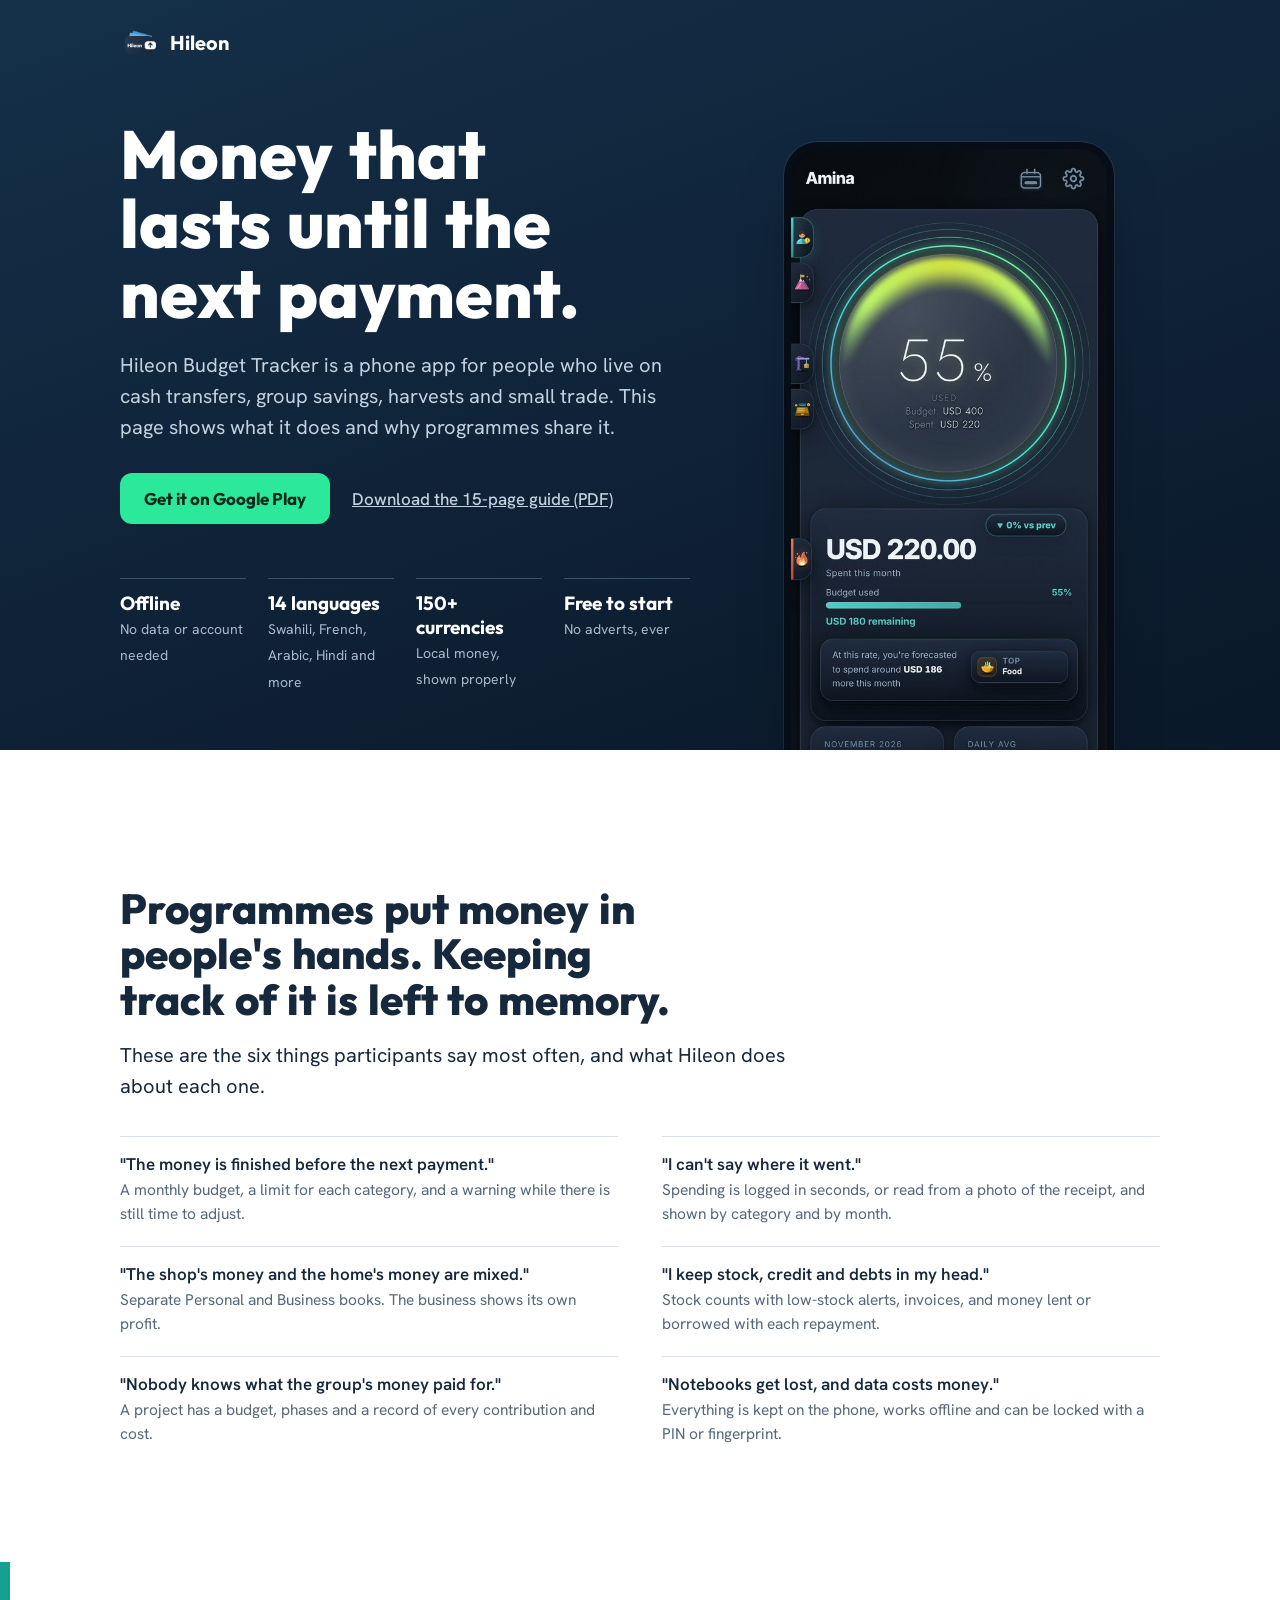
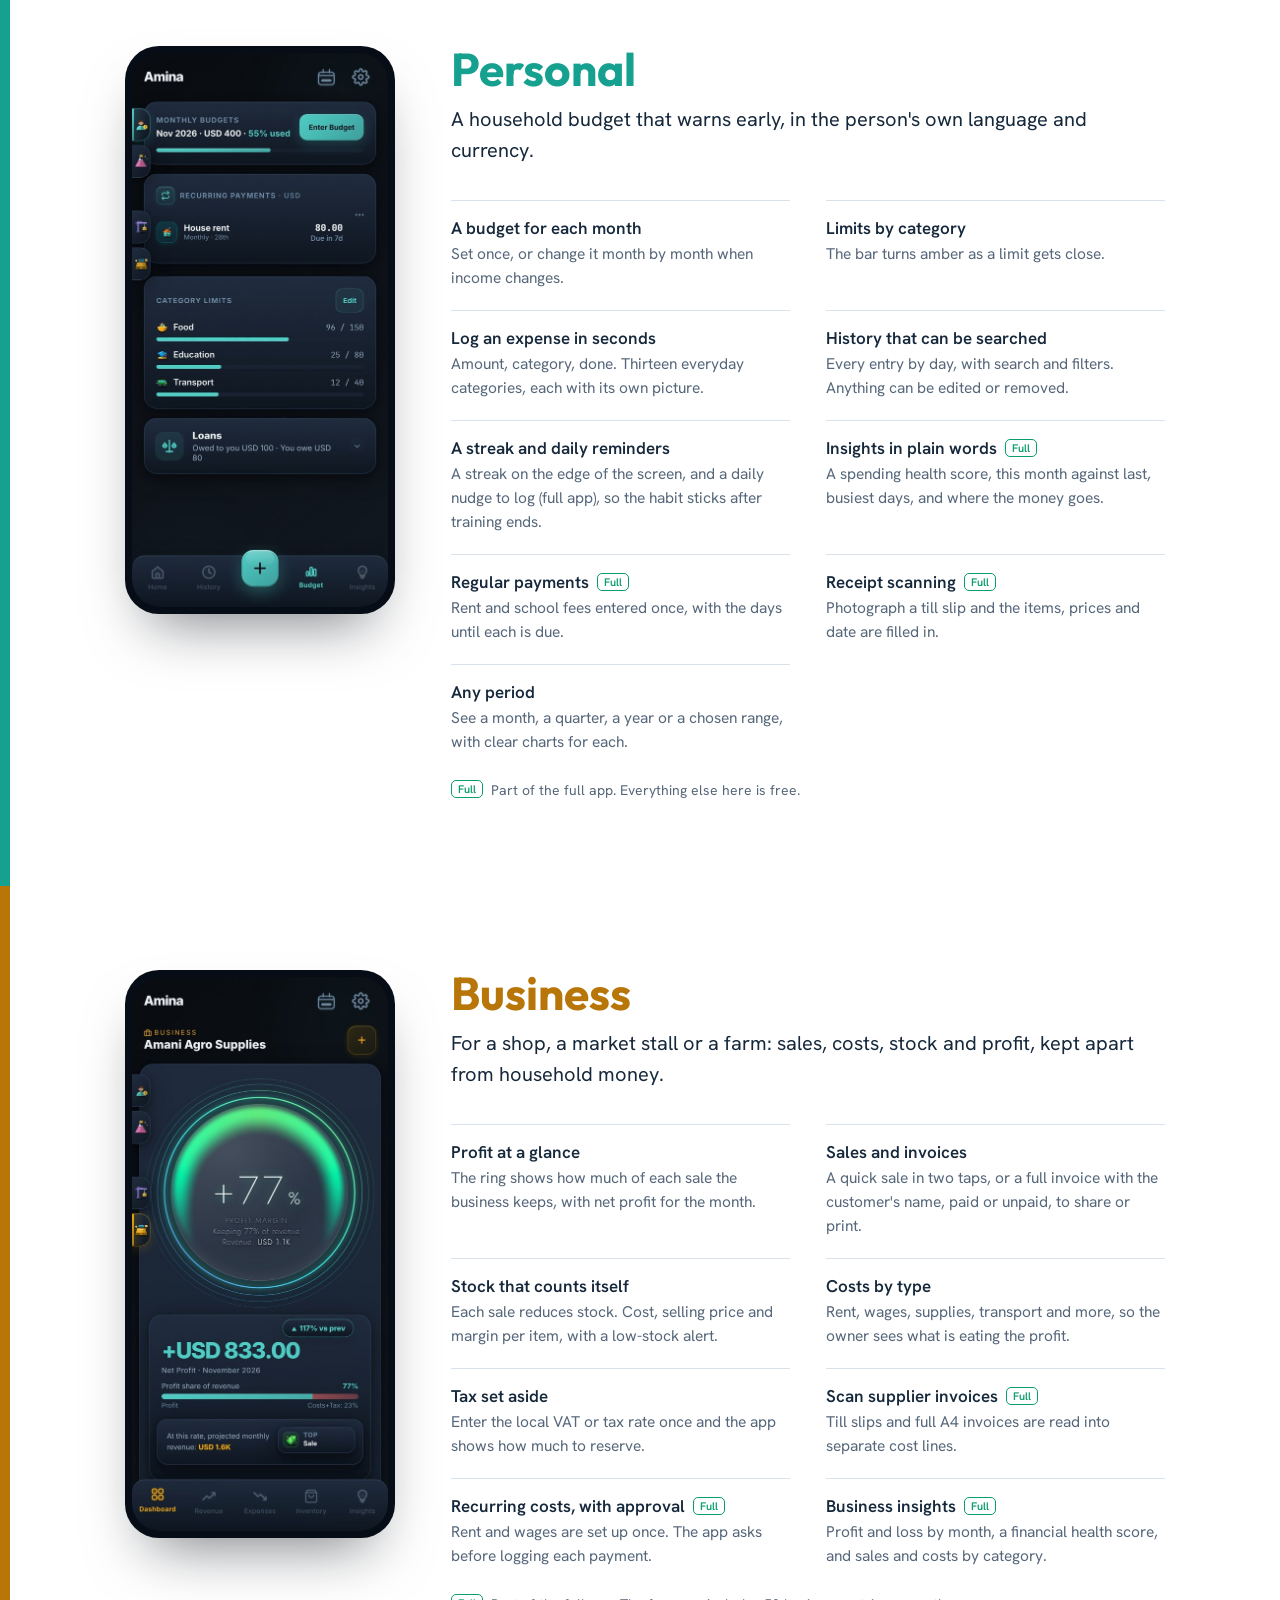
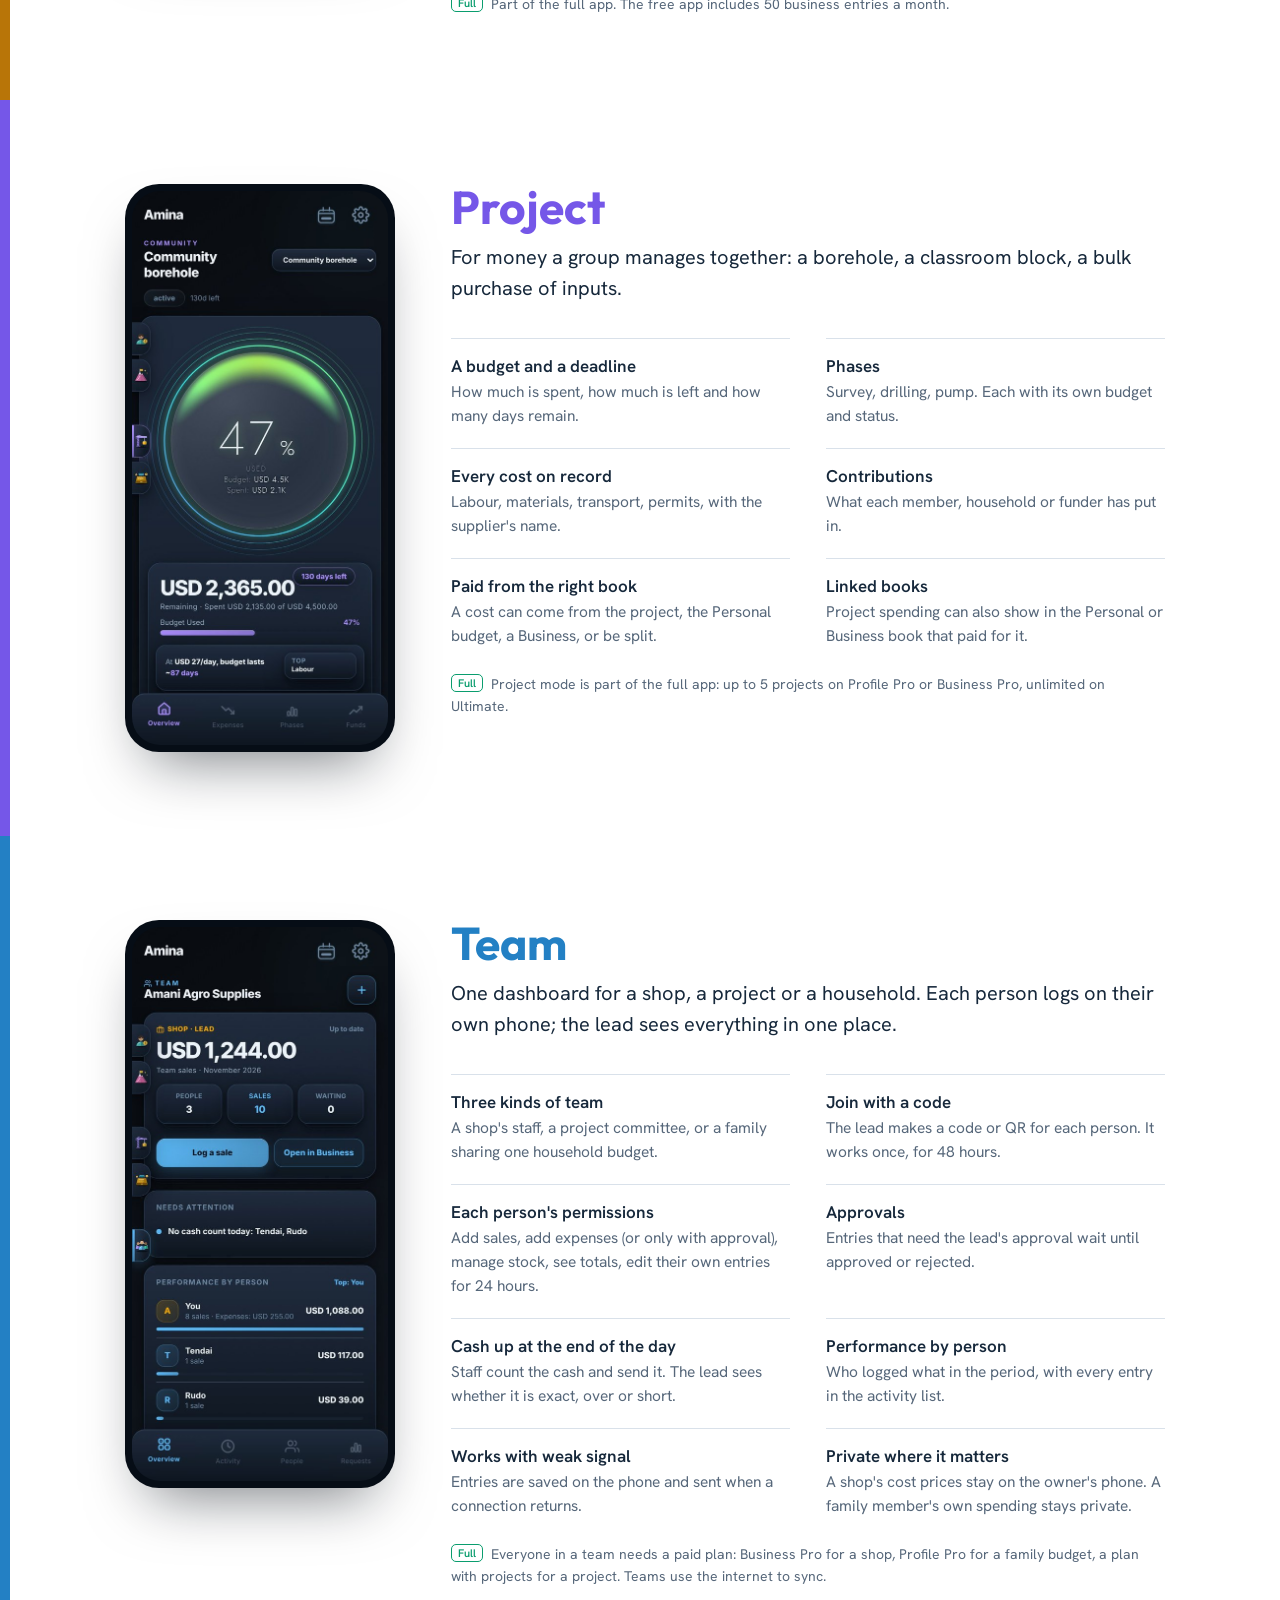
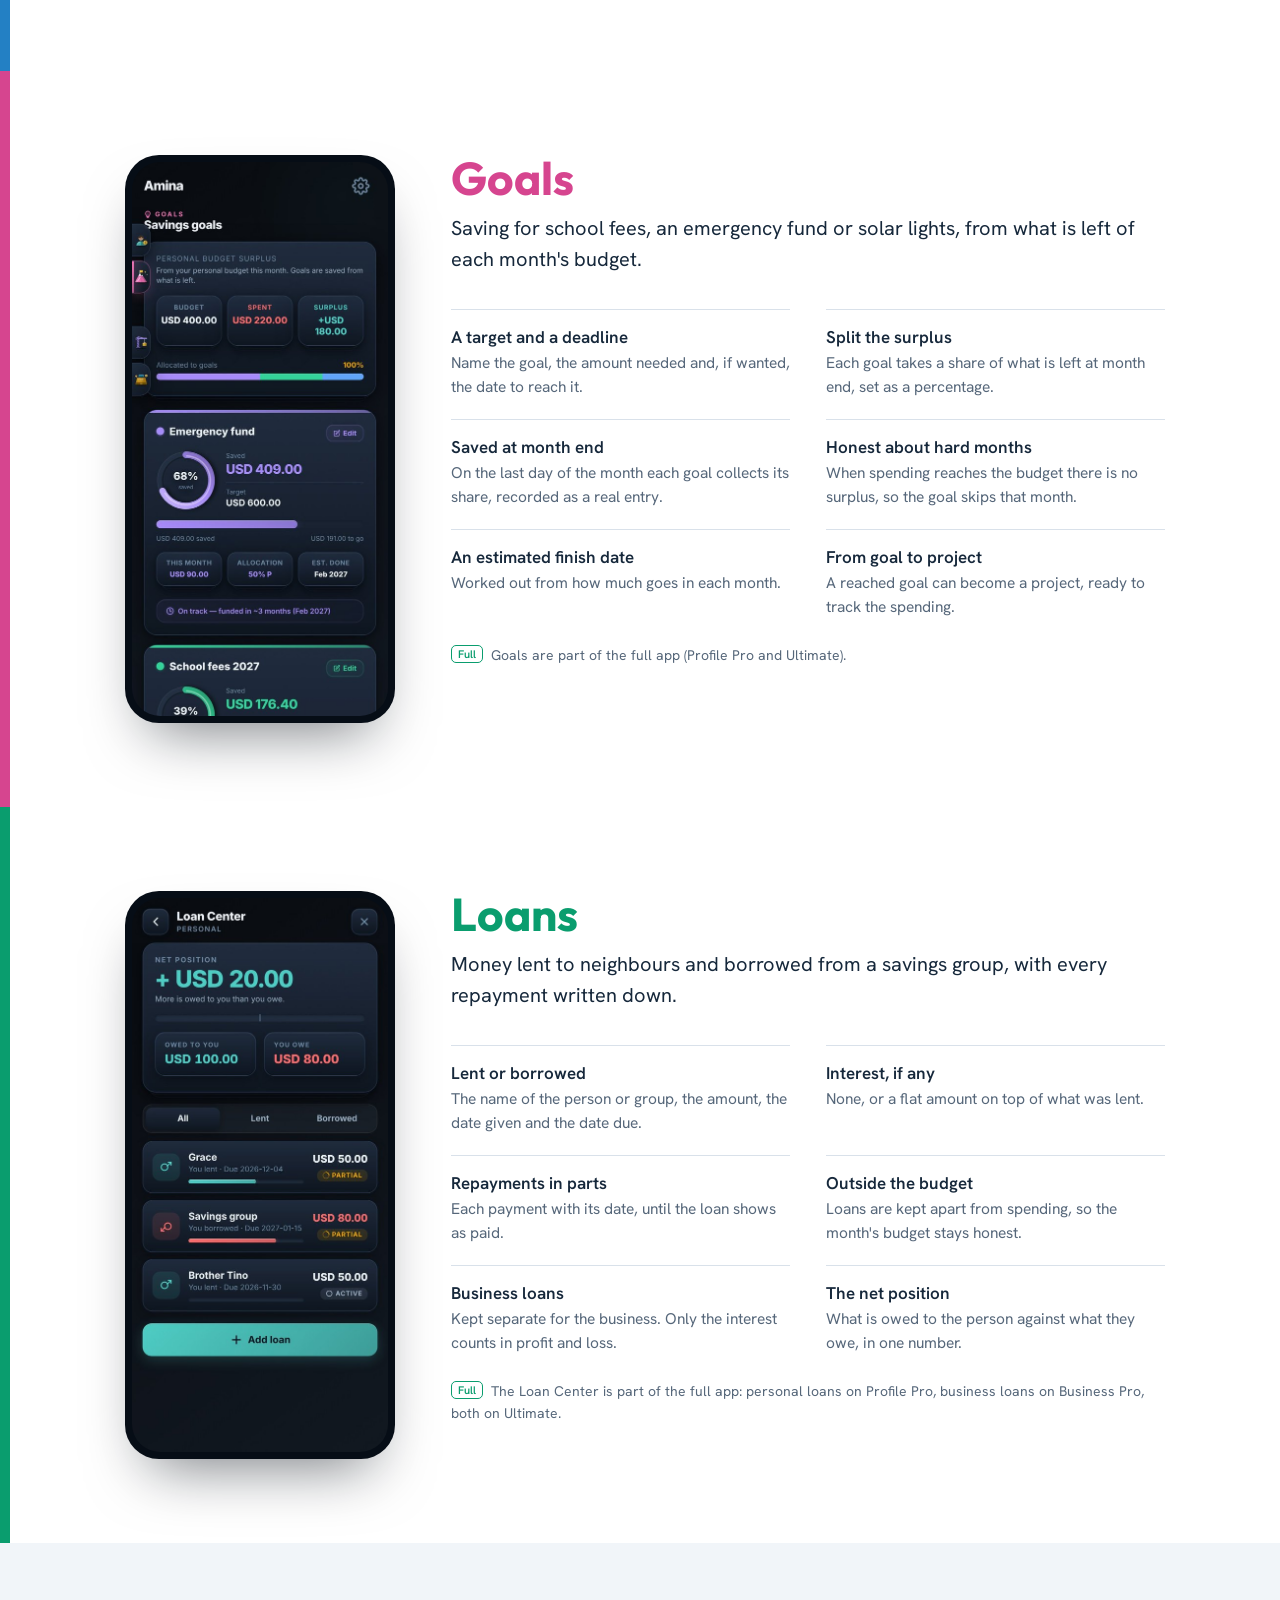
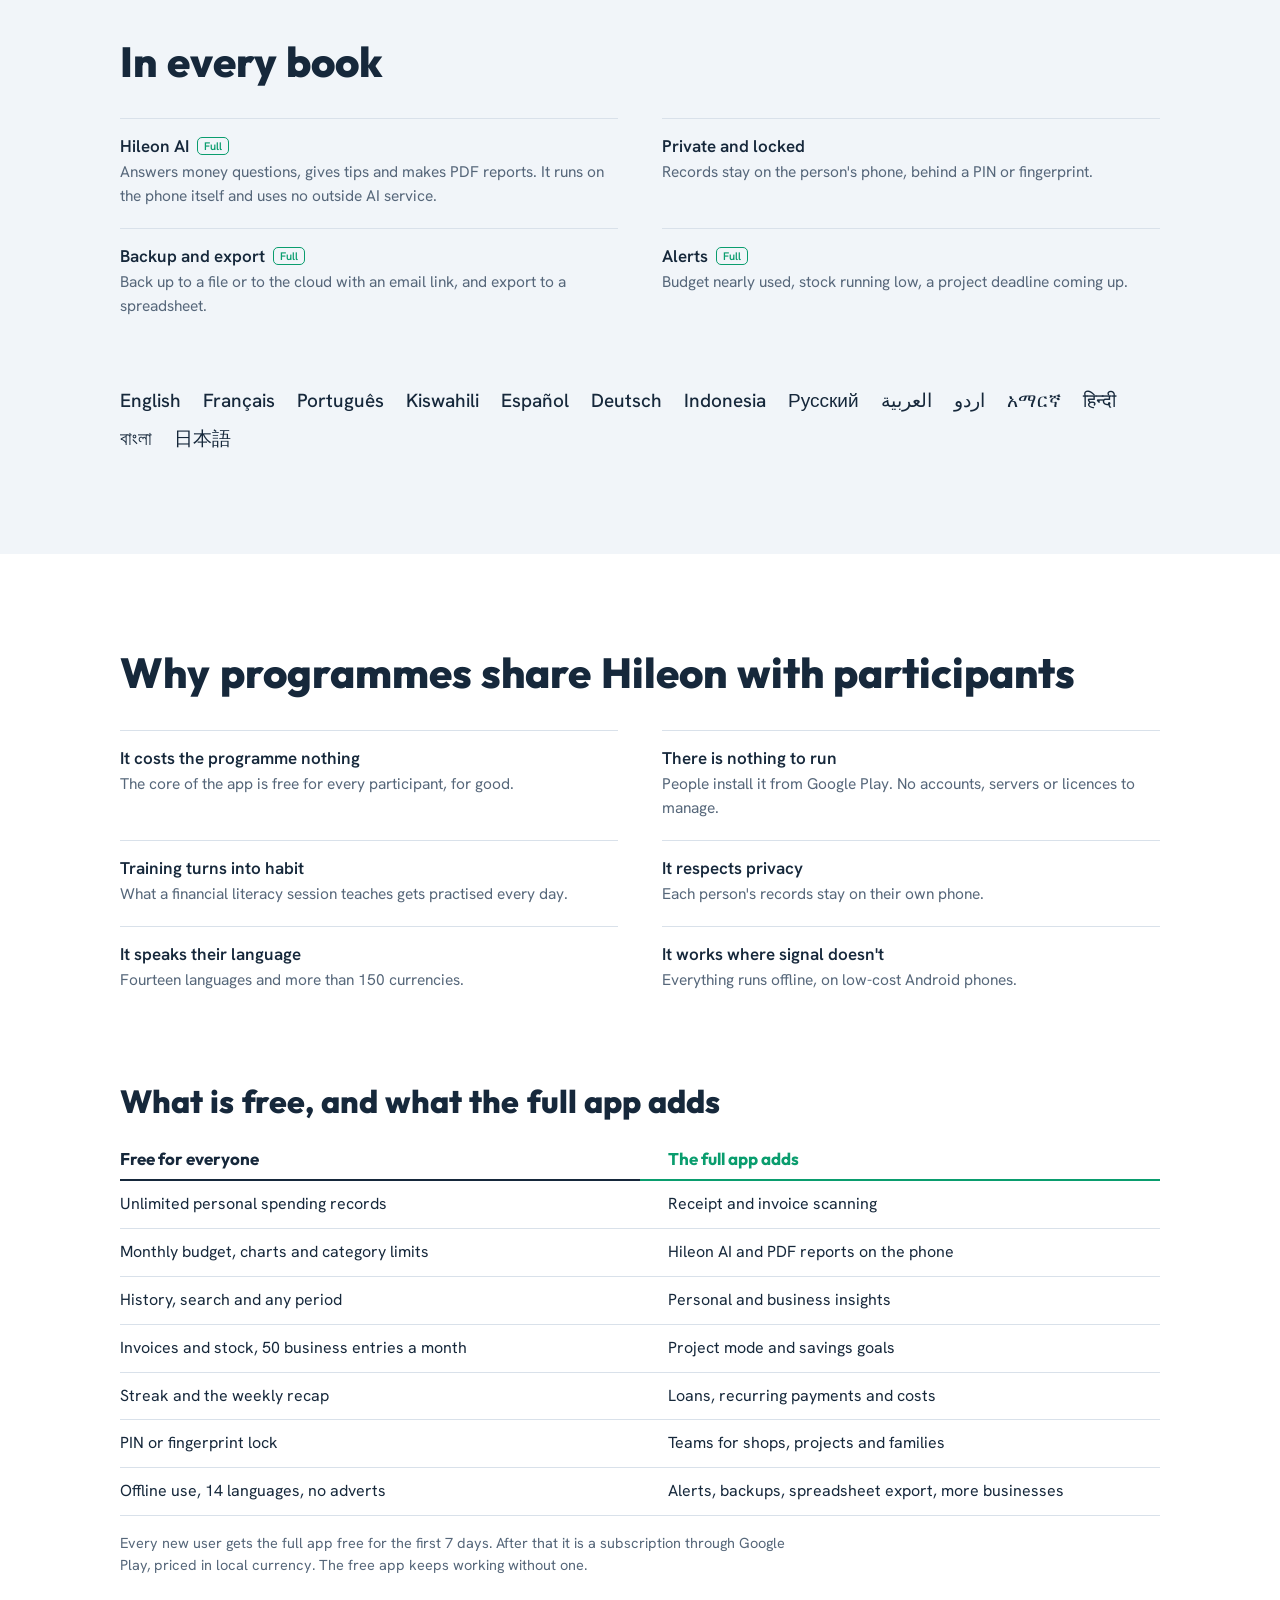
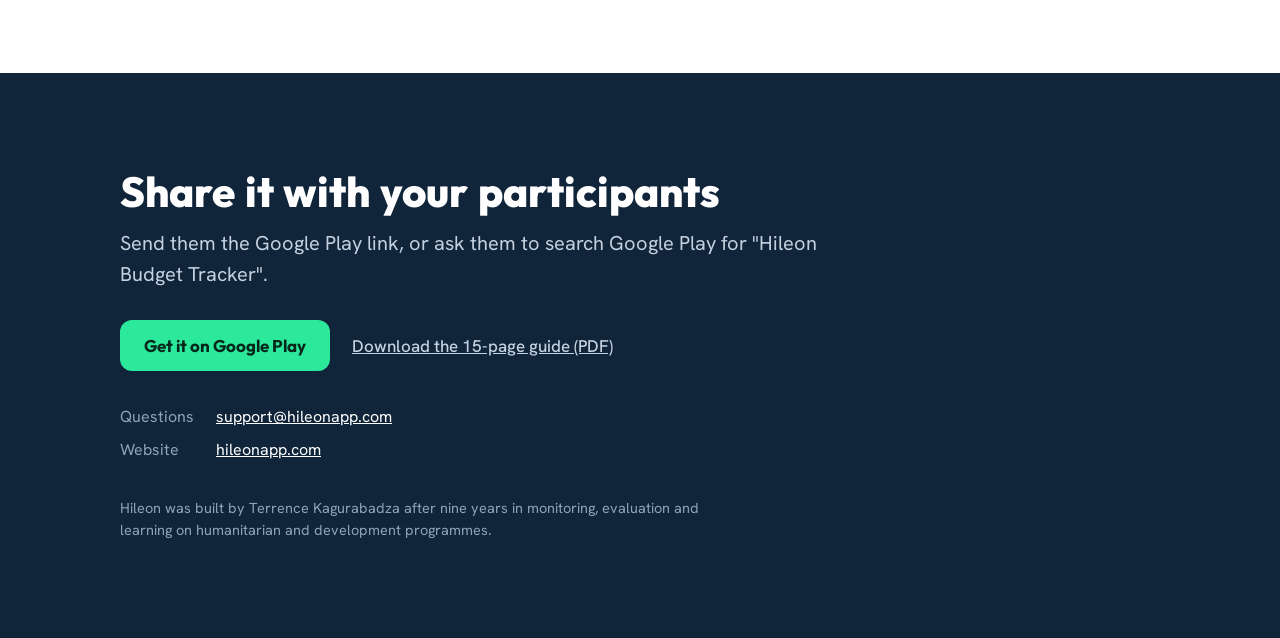
<file: programmes/index.html>
<!doctype html>
<html lang="en">
<head>
<meta charset="utf-8">
<meta name="viewport" content="width=device-width,initial-scale=1">
<title>Hileon for programmes</title>
<meta name="description" content="Hileon Budget Tracker is a phone app for people who live on cash transfers, group savings, harvests and small trade. What it does, and why programmes share it.">
<link rel="icon" href="img/logo.png">
<style>
@font-face{font-family:"Outfit";src:url(fonts/outfit-latin-wght-normal.woff2) format("woff2");font-weight:100 900;font-display:swap}
@font-face{font-family:"Hanken Grotesk";src:url(fonts/hanken-grotesk-latin-wght-normal.woff2) format("woff2");font-weight:100 900;font-display:swap}
/* Layout: navy opener with one annotated phone, then a white page of
   hairline lists; each book carries its own colour down the left edge. */
:root{
  --navy:#10243A; --navy-2:#0A1828; --ink:#16283B; --soft:#56677A; --line:#D9E1EA; --mist:#F1F5F9;
  --emerald:#0A9D6E; --glow:#2BE89B; --personal:#15A08F; --business:#B87508; --project:#7557E8; --team:#2380C4; --goals:#D6458F; --loan:#0A9D6E;
  --display:"Outfit","Trebuchet MS",sans-serif; --body:"Hanken Grotesk","Segoe UI",Arial,sans-serif;
}
*{box-sizing:border-box}
html{scroll-behavior:smooth}
body{margin:0;background:#fff;color:var(--ink);font:400 17px/1.55 var(--body);-webkit-font-smoothing:antialiased}
img{max-width:100%;height:auto;display:block}
a{color:inherit}
a:focus-visible{outline:3px solid var(--glow);outline-offset:3px;border-radius:4px}
.wrap{max-width:1080px;margin:0 auto;padding-left:max(20px,env(safe-area-inset-left));padding-right:max(20px,env(safe-area-inset-right))}
h1,h2,h3{font-family:var(--display);margin:0;text-wrap:balance;word-spacing:.04em}
h1{font-weight:800;font-size:clamp(38px,6.2vw,68px);line-height:1.02}
h2{font-weight:800;font-size:clamp(28px,3.8vw,42px);line-height:1.08}
h3{font-weight:700;font-size:clamp(30px,4.4vw,46px);line-height:1}
p{margin:0}
.lede{font-size:clamp(17px,1.6vw,20px);max-width:36em}

.ph{border-radius:34px;padding:7px;background:#060D16;box-shadow:0 30px 60px -24px rgba(6,13,22,.55),0 0 0 1px rgba(255,255,255,.08)}
.ph img{border-radius:28px;width:100%}

/* opener */
.top{background:linear-gradient(160deg,#143049 0%,var(--navy) 46%,var(--navy-2) 100%);color:#fff;overflow:hidden}
.brand{display:flex;align-items:center;gap:10px;padding-block:26px;font:700 20px var(--display);text-decoration:none}
.brand img{width:40px}
.hero{display:grid;grid-template-columns:1.15fr .85fr;gap:48px;align-items:end;padding-top:36px}
.hero .lede{color:#C4D2E0;margin-top:22px}
.cta{display:inline-block;margin-top:30px;background:var(--glow);color:#06281C;font:700 17px var(--display);padding:15px 24px;border-radius:12px;text-decoration:none}
.cta:hover{background:#5BF0B4}
.sub{display:inline-block;margin:30px 0 0 18px;color:#C4D2E0;font-weight:500}
.facts{display:grid;grid-template-columns:repeat(4,1fr);gap:0 22px;margin:54px 0 56px}
.facts div{border-top:1px solid #3A536B;padding-top:12px}
.facts b{display:block;font:700 19px var(--display)}
.facts span{font-size:14px;color:#A9BACB}
.hero .ph{max-width:330px;justify-self:center;margin-bottom:-90px}

/* lists */
section{padding-block:clamp(56px,8vw,96px)}
.fn{display:grid;grid-template-columns:repeat(2,1fr);gap:0 44px;margin-top:34px}
.fn div{border-top:1px solid var(--line);padding:16px 0 20px}
.fn b{display:block;font:600 17px var(--body);color:var(--ink)}
.fn span{display:block;color:var(--soft);font-size:15.5px;margin-top:3px}
.fn .full b::after,.key em{content:"Full";font:600 11px var(--body);font-style:normal;border:1px solid currentColor;border-radius:5px;padding:1px 6px;margin-left:8px;color:var(--emerald);vertical-align:2px}
.key{font-size:14px;color:var(--soft);margin-top:6px}
.key em{margin:0 8px 0 0}

.three{display:grid;grid-template-columns:repeat(3,1fr);gap:36px;margin-top:40px}
.three .ph{max-width:230px}
.three b{display:block;font:700 22px var(--display);margin-top:20px}
.three p{font-size:15.5px;color:var(--soft)}

.book{border-left:10px solid var(--c);padding-block:0}
.book .in{display:grid;grid-template-columns:270px 1fr;gap:56px;align-items:start;padding-block:clamp(48px,7vw,84px)}
.book h3{color:var(--c)}
.book .lede{margin-top:12px}
.book .fn{gap:0 36px}

.every{background:var(--mist)}
.langs{margin-top:44px;font:500 19px/2 var(--body)}
.langs{display:flex;flex-wrap:wrap;gap:0 22px}

table{width:100%;border-collapse:collapse;margin-top:30px;font-size:16px}
th{font:700 17px var(--display);text-align:left;padding:0 0 10px;border-bottom:2px solid var(--ink)}
th+th{color:var(--emerald);border-color:var(--emerald)}
td{padding:11px 0;border-bottom:1px solid var(--line);width:50%;vertical-align:top}
td+td,th+th{padding-left:28px}
.small{font-size:14.5px;color:var(--soft);margin-top:16px;max-width:46em}

.end{background:var(--navy);color:#fff}
.end .lede{color:#C4D2E0;margin-top:14px}
.end dl{display:grid;grid-template-columns:auto 1fr;gap:8px 22px;margin:34px 0 0;font-size:16px}
.end dt{color:#8FA3B8}
.end dd{margin:0;overflow-wrap:anywhere}
.end .by{color:#8FA3B8;font-size:14.5px;margin-top:34px;max-width:40em}

@media (max-width:820px){
  .hero{grid-template-columns:1fr;gap:28px}
  .hero .ph{margin-bottom:-60px;max-width:270px}
  .facts{grid-template-columns:repeat(2,1fr);gap:18px 22px;margin:40px 0 44px}
  .fn,.book .fn{grid-template-columns:1fr}
  .three{grid-template-columns:1fr;gap:44px}
  .book .in{grid-template-columns:1fr;gap:32px}
  .book .ph{max-width:240px}
  .sub{margin-left:0;display:block;margin-top:16px}
  td+td,th+th{padding-left:14px}
}
@media (prefers-reduced-motion:reduce){html{scroll-behavior:auto}}
</style>
</head>
<body>

<header class="top">
  <div class="wrap">
    <a class="brand" href="https://hileonapp.com"><img src="img/logo.png" alt="">Hileon</a>
    <div class="hero">
      <div>
        <h1>Money that lasts until the next payment.</h1>
        <p class="lede">Hileon Budget Tracker is a phone app for people who live on cash transfers, group savings, harvests and small trade. This page shows what it does and why programmes share it.</p>
        <a class="cta" href="https://play.google.com/store/apps/details?id=com.hileon.budgettracker">Get it on Google Play</a>
        <a class="sub" href="Hileon-Guide-for-Programmes.pdf">Download the 15-page guide (PDF)</a>
        <div class="facts">
          <div><b>Offline</b><span>No data or account needed</span></div>
          <div><b>14 languages</b><span>Swahili, French, Arabic, Hindi and more</span></div>
          <div><b>150+ currencies</b><span>Local money, shown properly</span></div>
          <div><b>Free to start</b><span>No adverts, ever</span></div>
        </div>
      </div>
      <div class="ph"><img src="img/personal-home.jpg" width="520" height="1125" alt="Hileon home screen showing how much of the month's budget is used and what is left"></div>
    </div>
  </div>
</header>

<section>
  <div class="wrap">
    <h2 style="max-width:19em;margin-top:40px">Programmes put money in people's hands. Keeping track of it is left to memory.</h2>
    <p class="lede" style="margin-top:18px">These are the six things participants say most often, and what Hileon does about each one.</p>
    <div class="fn">
      <div><b>"The money is finished before the next payment."</b><span>A monthly budget, a limit for each category, and a warning while there is still time to adjust.</span></div>
      <div><b>"I can't say where it went."</b><span>Spending is logged in seconds, or read from a photo of the receipt, and shown by category and by month.</span></div>
      <div><b>"The shop's money and the home's money are mixed."</b><span>Separate Personal and Business books. The business shows its own profit.</span></div>
      <div><b>"I keep stock, credit and debts in my head."</b><span>Stock counts with low-stock alerts, invoices, and money lent or borrowed with each repayment.</span></div>
      <div><b>"Nobody knows what the group's money paid for."</b><span>A project has a budget, phases and a record of every contribution and cost.</span></div>
      <div><b>"Notebooks get lost, and data costs money."</b><span>Everything is kept on the phone, works offline and can be locked with a PIN or fingerprint.</span></div>
    </div>
  </div>
</section>

<section class="book" style="--c:var(--personal)">
  <div class="wrap in">
    <div class="ph"><img src="img/personal-budget.jpg" width="520" height="1125" alt="Budget screen with monthly budget, regular payments and category limits"></div>
    <div>
      <h3>Personal</h3>
      <p class="lede">A household budget that warns early, in the person's own language and currency.</p>
      <div class="fn">
        <div><b>A budget for each month</b><span>Set once, or change it month by month when income changes.</span></div>
        <div><b>Limits by category</b><span>The bar turns amber as a limit gets close.</span></div>
        <div><b>Log an expense in seconds</b><span>Amount, category, done. Thirteen everyday categories, each with its own picture.</span></div>
        <div><b>History that can be searched</b><span>Every entry by day, with search and filters. Anything can be edited or removed.</span></div>
        <div><b>A streak and daily reminders</b><span>A streak on the edge of the screen, and a daily nudge to log (full app), so the habit sticks after training ends.</span></div>
        <div class="full"><b>Insights in plain words</b><span>A spending health score, this month against last, busiest days, and where the money goes.</span></div>
        <div class="full"><b>Regular payments</b><span>Rent and school fees entered once, with the days until each is due.</span></div>
        <div class="full"><b>Receipt scanning</b><span>Photograph a till slip and the items, prices and date are filled in.</span></div>
        <div><b>Any period</b><span>See a month, a quarter, a year or a chosen range, with clear charts for each.</span></div>
      </div>
      <p class="key"><em>Full</em>Part of the full app. Everything else here is free.</p>
    </div>
  </div>
</section>

<section class="book" style="--c:var(--business)">
  <div class="wrap in">
    <div class="ph"><img src="img/business-dashboard.jpg" width="520" height="1125" alt="Business dashboard with profit margin ring and net profit for the month"></div>
    <div>
      <h3>Business</h3>
      <p class="lede">For a shop, a market stall or a farm: sales, costs, stock and profit, kept apart from household money.</p>
      <div class="fn">
        <div><b>Profit at a glance</b><span>The ring shows how much of each sale the business keeps, with net profit for the month.</span></div>
        <div><b>Sales and invoices</b><span>A quick sale in two taps, or a full invoice with the customer's name, paid or unpaid, to share or print.</span></div>
        <div><b>Stock that counts itself</b><span>Each sale reduces stock. Cost, selling price and margin per item, with a low-stock alert.</span></div>
        <div><b>Costs by type</b><span>Rent, wages, supplies, transport and more, so the owner sees what is eating the profit.</span></div>
        <div><b>Tax set aside</b><span>Enter the local VAT or tax rate once and the app shows how much to reserve.</span></div>
        <div class="full"><b>Scan supplier invoices</b><span>Till slips and full A4 invoices are read into separate cost lines.</span></div>
        <div class="full"><b>Recurring costs, with approval</b><span>Rent and wages are set up once. The app asks before logging each payment.</span></div>
        <div class="full"><b>Business insights</b><span>Profit and loss by month, a financial health score, and sales and costs by category.</span></div>
      </div>
      <p class="key"><em>Full</em>Part of the full app. The free app includes 50 business entries a month.</p>
    </div>
  </div>
</section>

<section class="book" style="--c:var(--project)">
  <div class="wrap in">
    <div class="ph"><img src="img/project-overview.jpg" width="520" height="1125" alt="Project overview for a community borehole with budget used and days left"></div>
    <div>
      <h3>Project</h3>
      <p class="lede">For money a group manages together: a borehole, a classroom block, a bulk purchase of inputs.</p>
      <div class="fn">
        <div><b>A budget and a deadline</b><span>How much is spent, how much is left and how many days remain.</span></div>
        <div><b>Phases</b><span>Survey, drilling, pump. Each with its own budget and status.</span></div>
        <div><b>Every cost on record</b><span>Labour, materials, transport, permits, with the supplier's name.</span></div>
        <div><b>Contributions</b><span>What each member, household or funder has put in.</span></div>
        <div><b>Paid from the right book</b><span>A cost can come from the project, the Personal budget, a Business, or be split.</span></div>
        <div><b>Linked books</b><span>Project spending can also show in the Personal or Business book that paid for it.</span></div>
      </div>
      <p class="key"><em>Full</em>Project mode is part of the full app: up to 5 projects on Profile Pro or Business Pro, unlimited on Ultimate.</p>
    </div>
  </div>
</section>

<section class="book" style="--c:var(--team)">
  <div class="wrap in">
    <div class="ph"><img src="img/team-overview.jpg" width="520" height="1125" alt="Team overview for a shop: team sales, what needs attention and performance by person"></div>
    <div>
      <h3>Team</h3>
      <p class="lede">One dashboard for a shop, a project or a household. Each person logs on their own phone; the lead sees everything in one place.</p>
      <div class="fn">
        <div><b>Three kinds of team</b><span>A shop's staff, a project committee, or a family sharing one household budget.</span></div>
        <div><b>Join with a code</b><span>The lead makes a code or QR for each person. It works once, for 48 hours.</span></div>
        <div><b>Each person's permissions</b><span>Add sales, add expenses (or only with approval), manage stock, see totals, edit their own entries for 24 hours.</span></div>
        <div><b>Approvals</b><span>Entries that need the lead's approval wait until approved or rejected.</span></div>
        <div><b>Cash up at the end of the day</b><span>Staff count the cash and send it. The lead sees whether it is exact, over or short.</span></div>
        <div><b>Performance by person</b><span>Who logged what in the period, with every entry in the activity list.</span></div>
        <div><b>Works with weak signal</b><span>Entries are saved on the phone and sent when a connection returns.</span></div>
        <div><b>Private where it matters</b><span>A shop's cost prices stay on the owner's phone. A family member's own spending stays private.</span></div>
      </div>
      <p class="key"><em>Full</em>Everyone in a team needs a paid plan: Business Pro for a shop, Profile Pro for a family budget, a plan with projects for a project. Teams use the internet to sync.</p>
    </div>
  </div>
</section>

<section class="book" style="--c:var(--goals)">
  <div class="wrap in">
    <div class="ph"><img src="img/goals.jpg" width="520" height="1125" alt="Savings goals funded from the month's surplus, with progress and an estimated finish date"></div>
    <div>
      <h3>Goals</h3>
      <p class="lede">Saving for school fees, an emergency fund or solar lights, from what is left of each month's budget.</p>
      <div class="fn">
        <div><b>A target and a deadline</b><span>Name the goal, the amount needed and, if wanted, the date to reach it.</span></div>
        <div><b>Split the surplus</b><span>Each goal takes a share of what is left at month end, set as a percentage.</span></div>
        <div><b>Saved at month end</b><span>On the last day of the month each goal collects its share, recorded as a real entry.</span></div>
        <div><b>Honest about hard months</b><span>When spending reaches the budget there is no surplus, so the goal skips that month.</span></div>
        <div><b>An estimated finish date</b><span>Worked out from how much goes in each month.</span></div>
        <div><b>From goal to project</b><span>A reached goal can become a project, ready to track the spending.</span></div>
      </div>
      <p class="key"><em>Full</em>Goals are part of the full app (Profile Pro and Ultimate).</p>
    </div>
  </div>
</section>

<section class="book" style="--c:var(--loan)">
  <div class="wrap in">
    <div class="ph"><img src="img/loans.jpg" width="520" height="1125" alt="Loan Center showing the net position and each loan with its repayments"></div>
    <div>
      <h3>Loans</h3>
      <p class="lede">Money lent to neighbours and borrowed from a savings group, with every repayment written down.</p>
      <div class="fn">
        <div><b>Lent or borrowed</b><span>The name of the person or group, the amount, the date given and the date due.</span></div>
        <div><b>Interest, if any</b><span>None, or a flat amount on top of what was lent.</span></div>
        <div><b>Repayments in parts</b><span>Each payment with its date, until the loan shows as paid.</span></div>
        <div><b>Outside the budget</b><span>Loans are kept apart from spending, so the month's budget stays honest.</span></div>
        <div><b>Business loans</b><span>Kept separate for the business. Only the interest counts in profit and loss.</span></div>
        <div><b>The net position</b><span>What is owed to the person against what they owe, in one number.</span></div>
      </div>
      <p class="key"><em>Full</em>The Loan Center is part of the full app: personal loans on Profile Pro, business loans on Business Pro, both on Ultimate.</p>
    </div>
  </div>
</section>

<section class="every">
  <div class="wrap">
    <h2>In every book</h2>
    <div class="fn">
      <div class="full"><b>Hileon AI</b><span>Answers money questions, gives tips and makes PDF reports. It runs on the phone itself and uses no outside AI service.</span></div>
      <div><b>Private and locked</b><span>Records stay on the person's phone, behind a PIN or fingerprint.</span></div>
      <div class="full"><b>Backup and export</b><span>Back up to a file or to the cloud with an email link, and export to a spreadsheet.</span></div>
      <div class="full"><b>Alerts</b><span>Budget nearly used, stock running low, a project deadline coming up.</span></div>
    </div>
    <p class="langs" aria-label="Fourteen languages">
      <span>English</span><span lang="fr">Français</span><span lang="pt">Português</span><span lang="sw">Kiswahili</span><span lang="es">Español</span><span lang="de">Deutsch</span><span lang="id">Indonesia</span><span lang="ru">Русский</span><span lang="ar">العربية</span><span lang="ur">اردو</span><span lang="am">አማርኛ</span><span lang="hi">हिन्दी</span><span lang="bn">বাংলা</span><span lang="ja">日本語</span>
    </p>
  </div>
</section>

<section>
  <div class="wrap">
    <h2>Why programmes share Hileon with participants</h2>
    <div class="fn">
      <div><b>It costs the programme nothing</b><span>The core of the app is free for every participant, for good.</span></div>
      <div><b>There is nothing to run</b><span>People install it from Google Play. No accounts, servers or licences to manage.</span></div>
      <div><b>Training turns into habit</b><span>What a financial literacy session teaches gets practised every day.</span></div>
      <div><b>It respects privacy</b><span>Each person's records stay on their own phone.</span></div>
      <div><b>It speaks their language</b><span>Fourteen languages and more than 150 currencies.</span></div>
      <div><b>It works where signal doesn't</b><span>Everything runs offline, on low-cost Android phones.</span></div>
    </div>

    <h2 style="margin-top:72px;font-size:clamp(24px,3vw,32px)">What is free, and what the full app adds</h2>
    <table>
      <tr><th>Free for everyone</th><th>The full app adds</th></tr>
      <tr><td>Unlimited personal spending records</td><td>Receipt and invoice scanning</td></tr>
      <tr><td>Monthly budget, charts and category limits</td><td>Hileon AI and PDF reports on the phone</td></tr>
      <tr><td>History, search and any period</td><td>Personal and business insights</td></tr>
      <tr><td>Invoices and stock, 50 business entries a month</td><td>Project mode and savings goals</td></tr>
      <tr><td>Streak and the weekly recap</td><td>Loans, recurring payments and costs</td></tr>
      <tr><td>PIN or fingerprint lock</td><td>Teams for shops, projects and families</td></tr>
      <tr><td>Offline use, 14 languages, no adverts</td><td>Alerts, backups, spreadsheet export, more businesses</td></tr>
    </table>
    <p class="small">Every new user gets the full app free for the first 7 days. After that it is a subscription through Google Play, priced in local currency. The free app keeps working without one.</p>
  </div>
</section>

<section class="end">
  <div class="wrap">
    <h2>Share it with your participants</h2>
    <p class="lede">Send them the Google Play link, or ask them to search Google Play for "Hileon Budget Tracker".</p>
    <a class="cta" href="https://play.google.com/store/apps/details?id=com.hileon.budgettracker">Get it on Google Play</a>
    <a class="sub" href="Hileon-Guide-for-Programmes.pdf">Download the 15-page guide (PDF)</a>
    <dl>
      <dt>Questions</dt><dd><a href="mailto:support@hileonapp.com">support@hileonapp.com</a></dd>
      <dt>Website</dt><dd><a href="https://hileonapp.com">hileonapp.com</a></dd>
    </dl>
    <p class="by">Hileon was built by Terrence Kagurabadza after nine years in monitoring, evaluation and learning on humanitarian and development programmes.</p>
  </div>
</section>

</body>
</html>
</file>
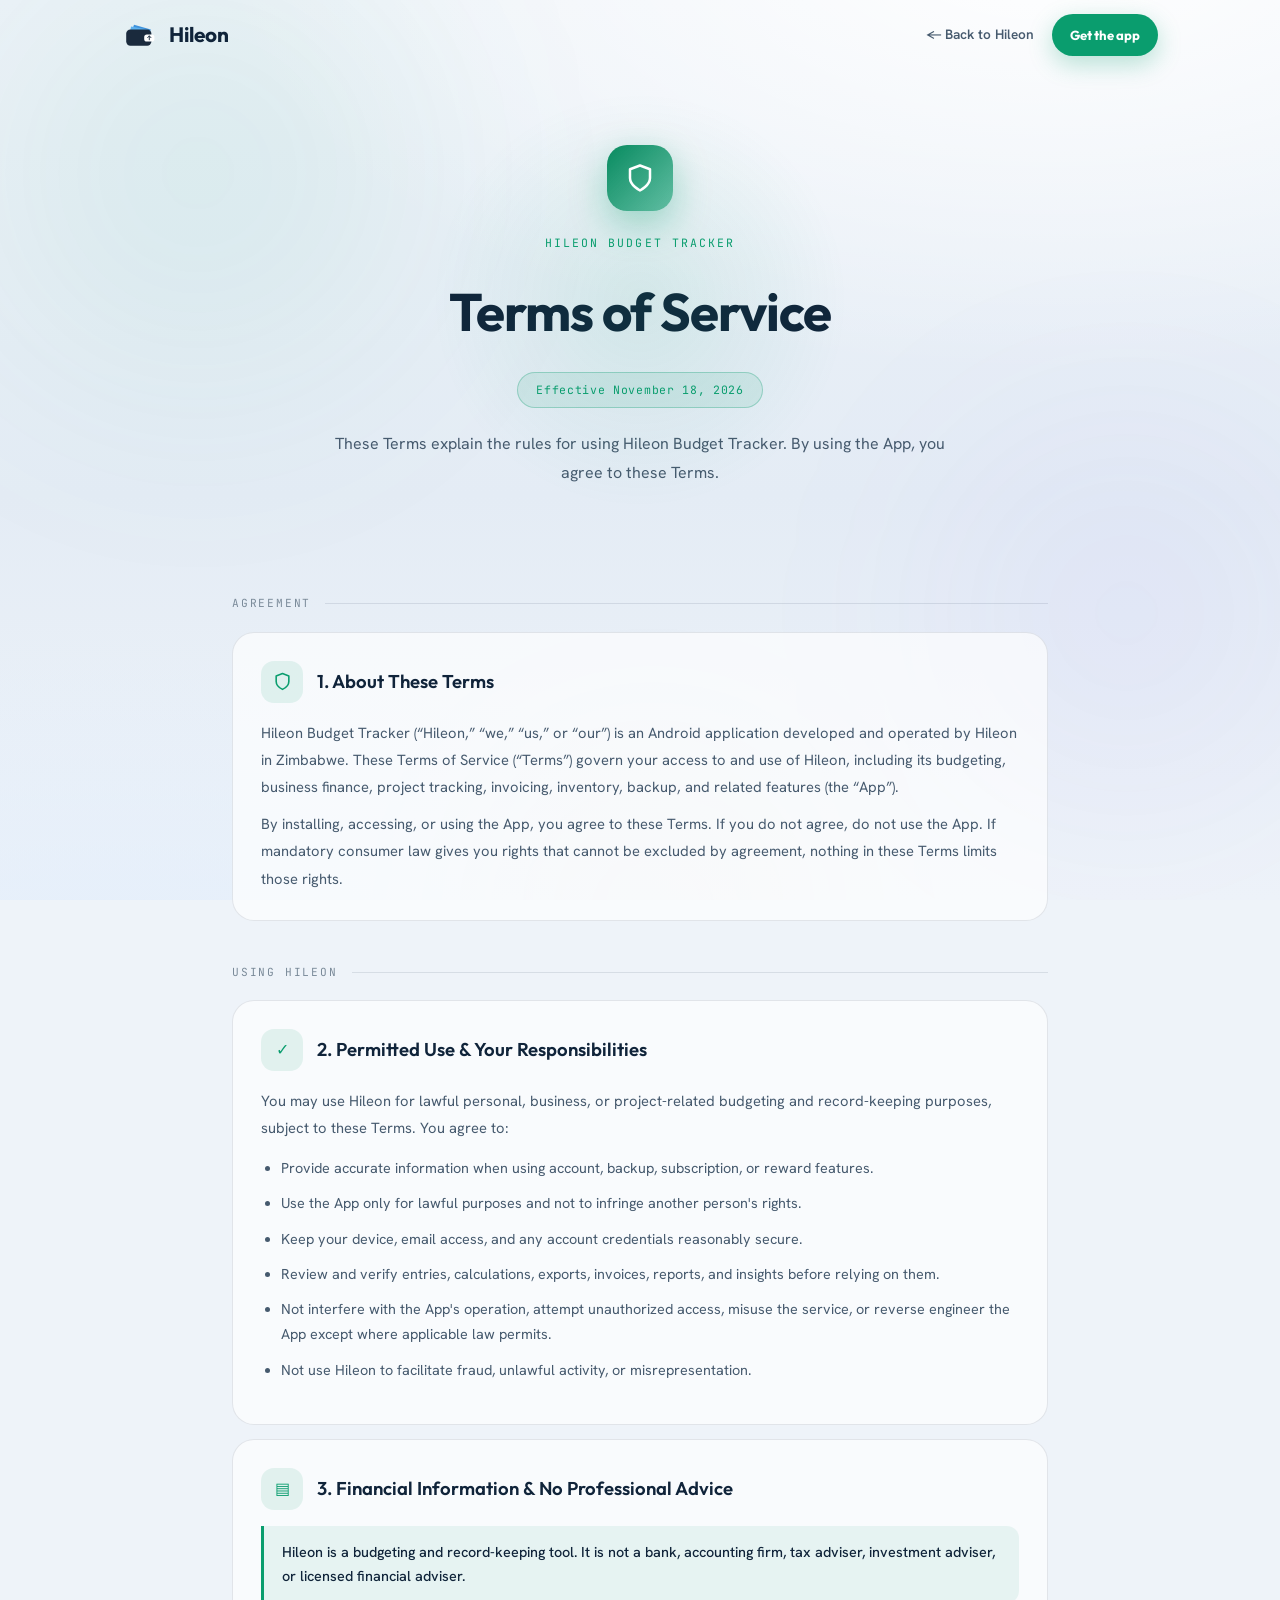
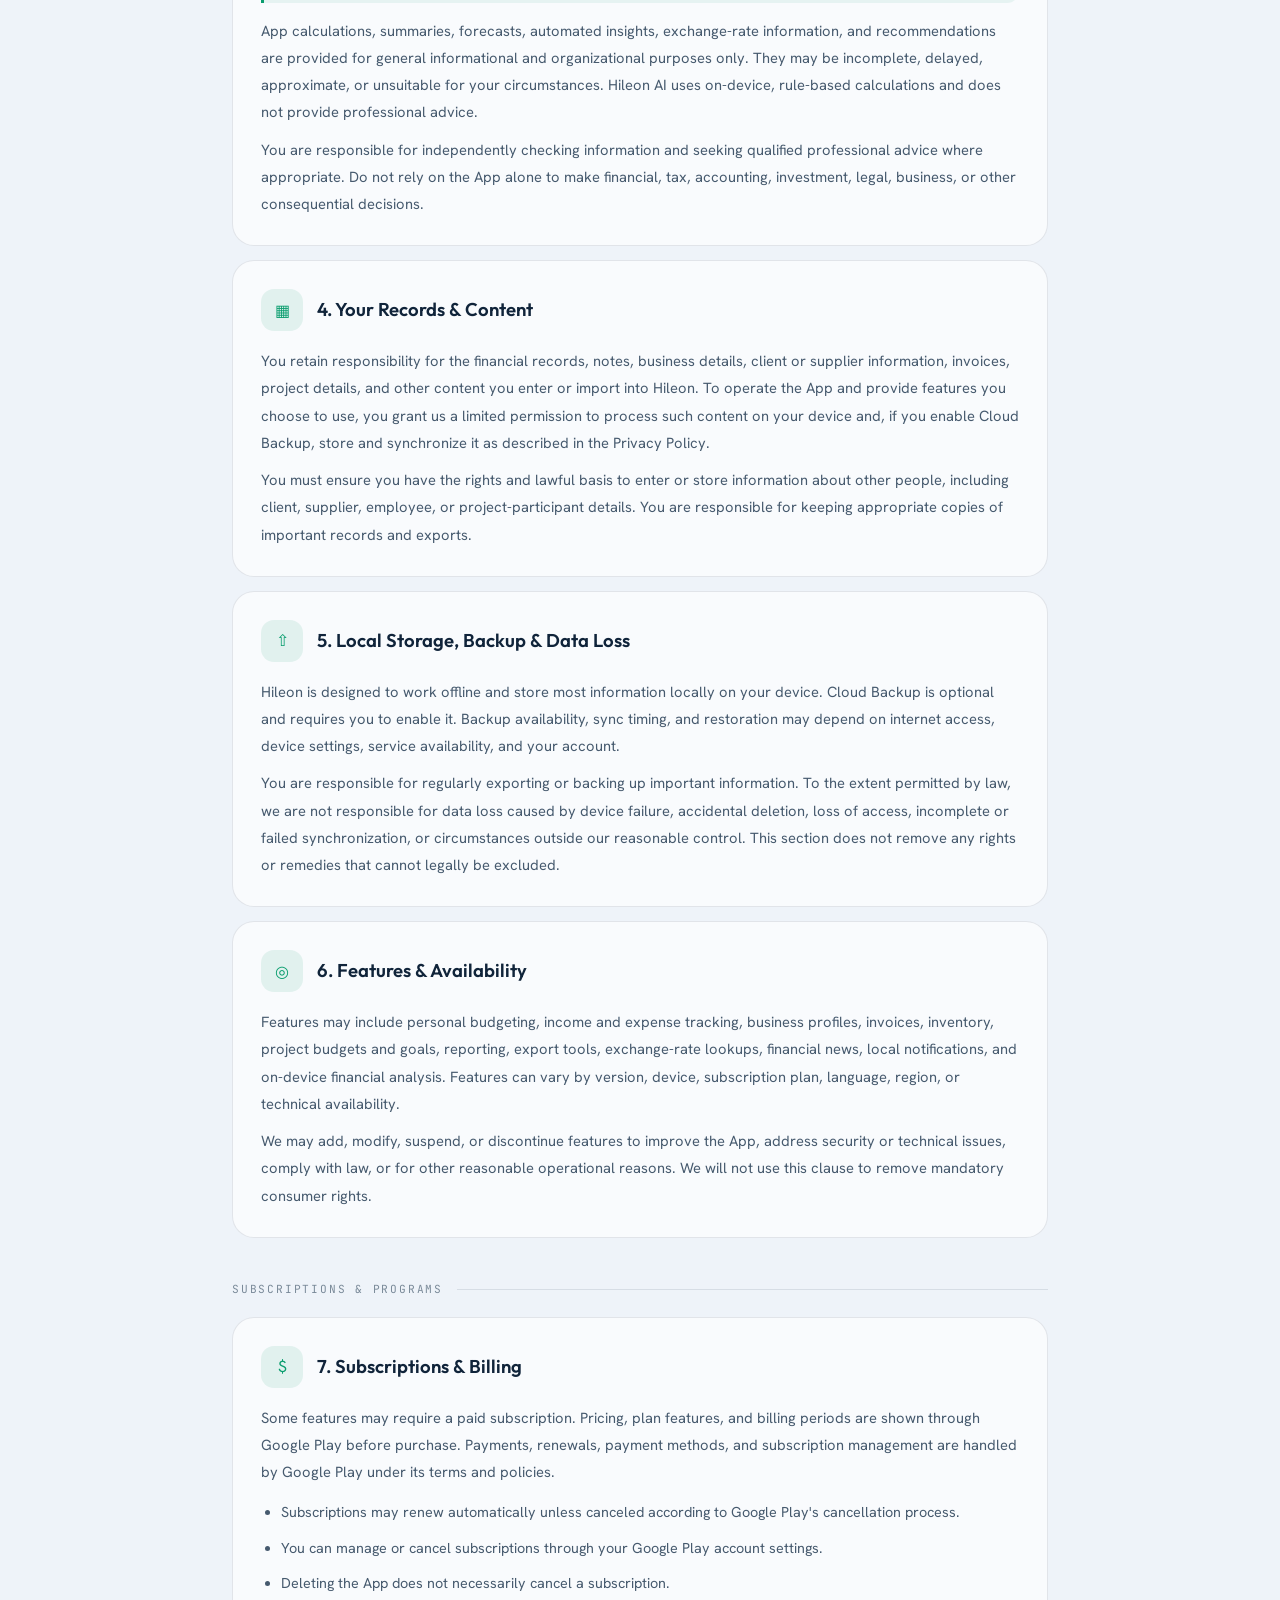
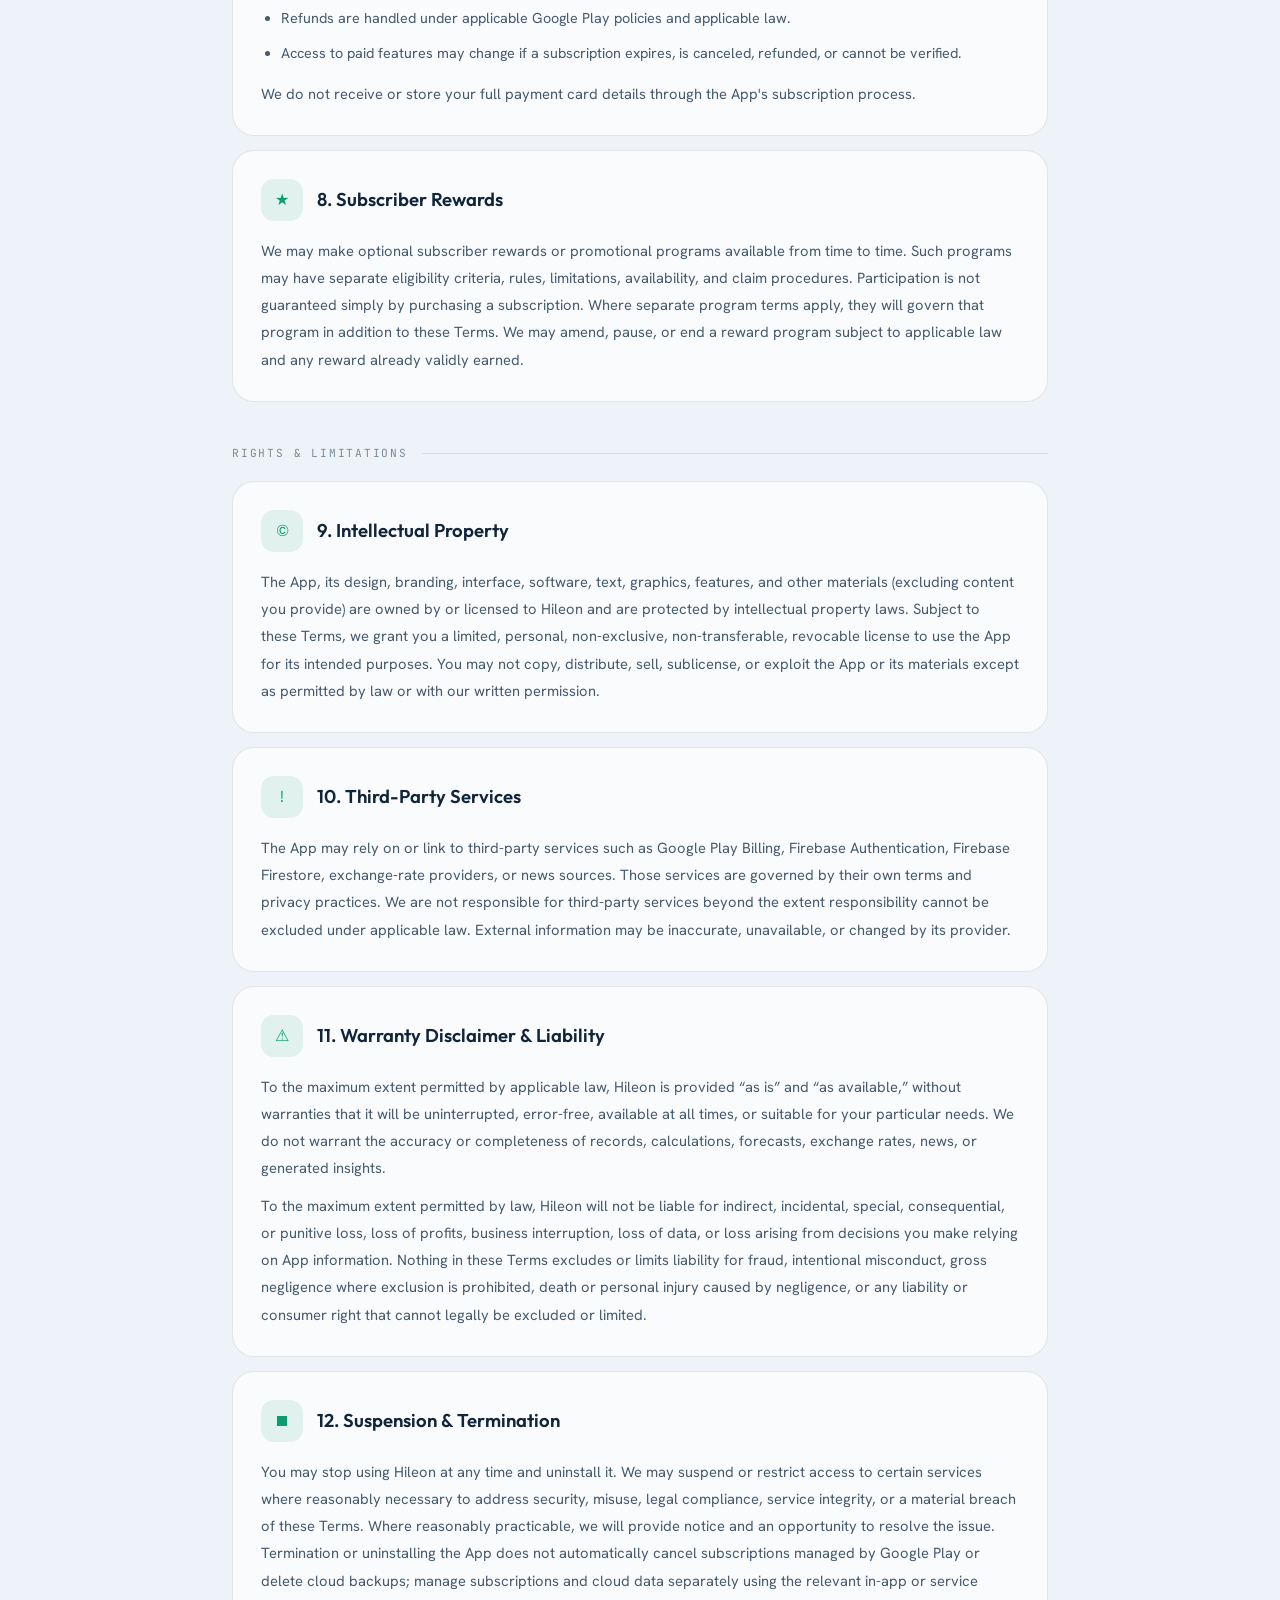
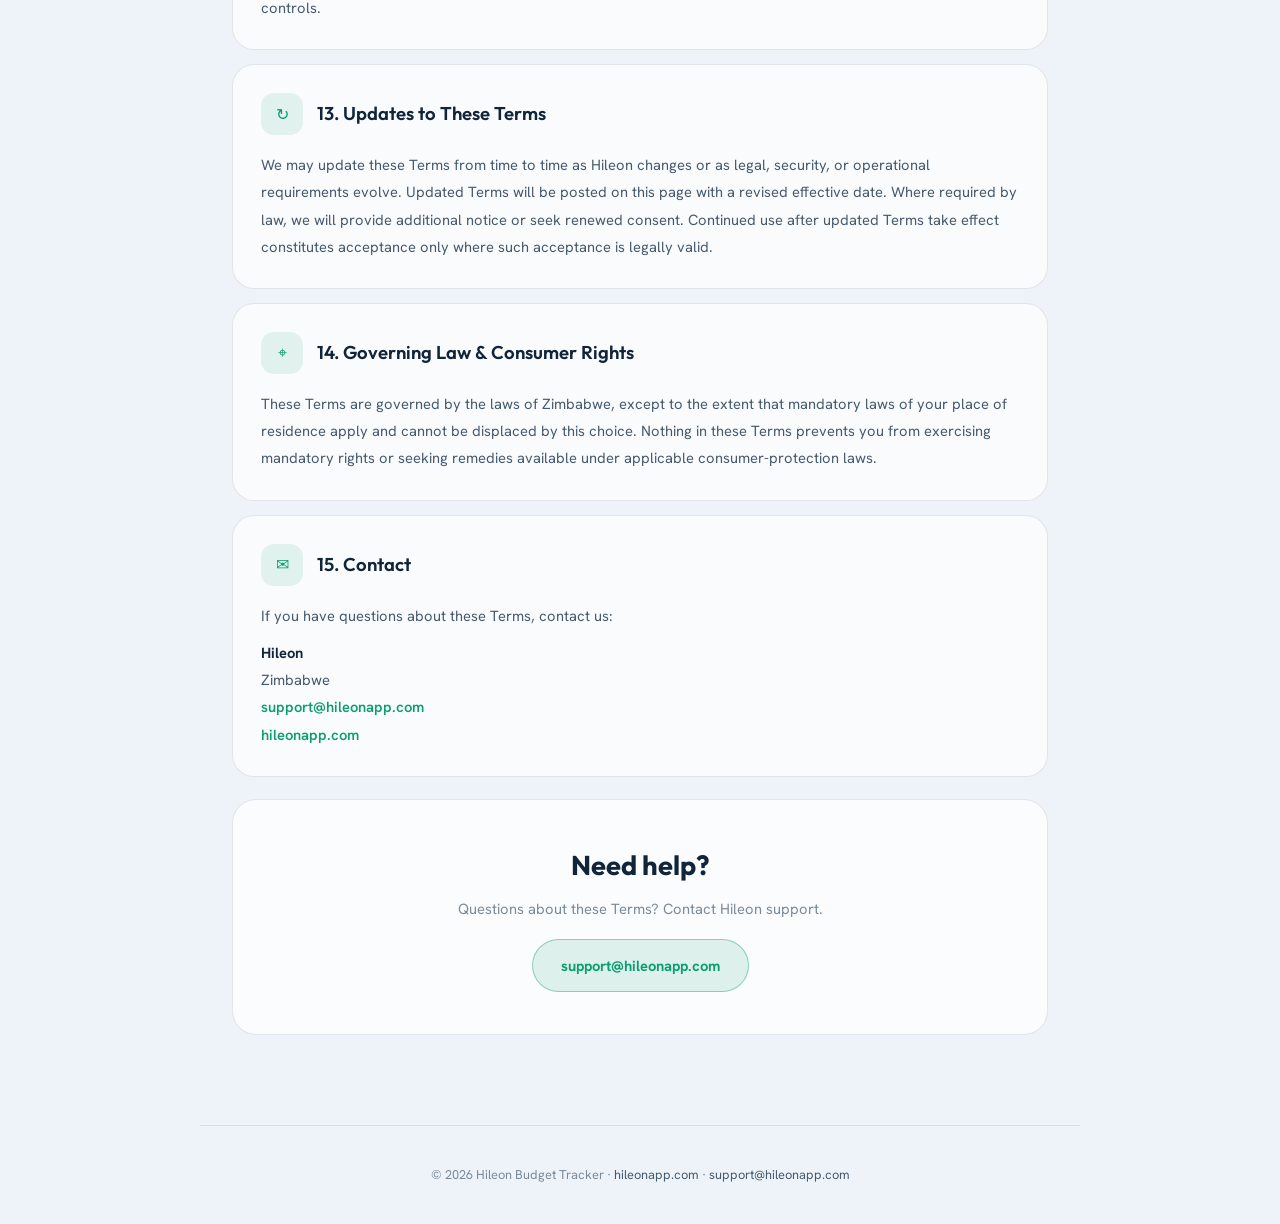
<file: terms-of-service/index.html>
<!DOCTYPE html>
<html lang="en">
<head>
<meta charset="UTF-8" />
<meta name="viewport" content="width=device-width, initial-scale=1.0" />
<title>Terms of Service — Hileon Budget Tracker</title>
<meta name="description" content="Terms governing your use of Hileon Budget Tracker, including budgeting, business finance, project tracking, subscriptions, and optional cloud backup." />
<meta name="theme-color" content="#eef3f9" />
<link rel="icon" type="image/png" href="/favicon.png" />
<link rel="preconnect" href="https://fonts.googleapis.com" />
<link rel="preconnect" href="https://fonts.gstatic.com" crossorigin />
<link href="https://fonts.googleapis.com/css2?family=Outfit:wght@400;500;600;700;800&family=Hanken+Grotesk:wght@400;500;600;700&family=JetBrains+Mono:wght@500&display=swap" rel="stylesheet" />
<style>
:root{--bg:#eef3f9;--ink:#10243a;--ink-soft:#465a6e;--ink-mute:#7a8a99;--emerald:#0a9d6e;--emerald-rgb:10,157,110;--violet-rgb:109,77,242;--gold-rgb:197,137,31;--glass:rgba(255,255,255,.66);--line:rgba(16,36,58,.10);--display:'Outfit',sans-serif;--body:'Hanken Grotesk',sans-serif;--mono:'JetBrains Mono',monospace;--maxw:880px}
*,*::before,*::after{box-sizing:border-box;margin:0;padding:0}
html{scroll-behavior:smooth;background:var(--bg);color:var(--ink);font-family:var(--body);-webkit-font-smoothing:antialiased}
body{min-height:100vh;overflow-x:hidden;line-height:1.7;position:relative}
a{color:inherit;text-decoration:none}
.bg-field{position:fixed;inset:0;z-index:0;pointer-events:none;overflow:hidden;background:radial-gradient(120% 90% at 82% -8%,#fff 0,transparent 55%),radial-gradient(110% 80% at 8% 112%,#e3eefb 0,transparent 52%),linear-gradient(180deg,#eef3f9,#e4ecf5 55%,#eef3f9)}
.aurora{position:absolute;border-radius:50%;filter:blur(100px);opacity:.5}.a1{width:55vw;height:55vw;left:-12vw;top:-14vw;background:radial-gradient(circle,rgba(var(--emerald-rgb),.20),transparent 65%)}.a2{width:48vw;height:48vw;right:-12vw;top:34vh;background:radial-gradient(circle,rgba(var(--violet-rgb),.15),transparent 65%)}.a3{width:42vw;height:42vw;left:30vw;bottom:-22vw;background:radial-gradient(circle,rgba(var(--gold-rgb),.12),transparent 60%)}
nav{position:fixed;top:0;left:0;width:100%;z-index:100;transition:background .4s,border-color .4s;border-bottom:1px solid transparent}nav.scrolled{background:rgba(255,255,255,.80);backdrop-filter:blur(20px) saturate(140%);border-bottom-color:var(--line)}.nav-c{display:flex;align-items:center;justify-content:space-between;height:70px;max-width:1100px;margin:0 auto;padding:0 32px}.brand{display:flex;align-items:center;gap:11px;font-family:var(--display);font-weight:700;font-size:1.3rem}.lg{width:36px;height:36px}.nav-r{display:flex;align-items:center;gap:18px}.nav-back{font-size:.85rem;font-weight:600;color:var(--ink-soft)}.nav-back:hover{color:var(--emerald)}.cta{display:inline-flex;align-items:center;gap:8px;background:var(--emerald);color:#fff;font-family:var(--display);font-weight:700;font-size:.82rem;padding:10px 18px;border-radius:100px;box-shadow:0 8px 24px rgba(var(--emerald-rgb),.28)}
.hero{position:relative;z-index:5;max-width:var(--maxw);margin:0 auto;padding:145px 32px 45px;text-align:center}.hero-glow{position:absolute;top:90px;left:50%;transform:translateX(-50%);width:420px;height:420px;border-radius:50%;background:radial-gradient(circle,rgba(var(--emerald-rgb),.10),transparent 70%);pointer-events:none}.hero-icon{position:relative;width:66px;height:66px;border-radius:20px;background:linear-gradient(135deg,#078a5f,rgba(var(--emerald-rgb),.6));display:flex;align-items:center;justify-content:center;margin:0 auto 22px;box-shadow:0 12px 36px rgba(var(--emerald-rgb),.35)}.hero-icon svg{width:30px;height:30px;color:#fff}.hero-tag{font-family:var(--mono);font-size:.72rem;letter-spacing:.18em;text-transform:uppercase;color:var(--emerald);margin-bottom:14px}.hero h1{font-family:var(--display);font-weight:700;font-size:clamp(2.2rem,5vw,3.3rem);letter-spacing:-.02em;margin-bottom:16px}.hero-badge{display:inline-block;background:rgba(var(--emerald-rgb),.1);border:1px solid rgba(var(--emerald-rgb),.3);color:var(--emerald);padding:7px 18px;border-radius:100px;font-family:var(--mono);font-size:.72rem;letter-spacing:.06em}.hero-intro{max-width:620px;margin:22px auto 0;font-size:1rem;color:var(--ink-soft);line-height:1.8}
.content{position:relative;z-index:5;max-width:var(--maxw);margin:0 auto;padding:20px 32px 90px}.section-label{font-family:var(--mono);font-size:.7rem;color:var(--ink-mute);text-transform:uppercase;letter-spacing:.16em;margin:42px 0 18px;display:flex;align-items:center;gap:14px}.section-label:after{content:'';flex:1;height:1px;background:var(--line)}.card{background:var(--glass);border:1px solid var(--line);border-radius:22px;padding:28px;margin-bottom:14px}.card-head{display:flex;align-items:center;gap:14px;margin-bottom:16px}.card-ico{width:42px;height:42px;border-radius:13px;background:rgba(var(--emerald-rgb),.1);display:flex;align-items:center;justify-content:center;flex-shrink:0;color:var(--emerald)}.card-ico svg{width:19px;height:19px}.card h2{font-family:var(--display);font-weight:600;font-size:1.16rem}.card p{font-size:.92rem;color:var(--ink-soft);line-height:1.85;margin-bottom:10px}.card p:last-child{margin-bottom:0}.card strong{color:var(--ink)}.card a{color:var(--emerald);font-weight:600}.card ul{margin:8px 0;padding-left:20px}.card li{font-size:.9rem;color:var(--ink-soft);line-height:1.75;padding:5px 0}.highlight{background:rgba(var(--emerald-rgb),.08);border-left:3px solid var(--emerald);border-radius:0 12px 12px 0;padding:14px 18px;margin:14px 0;font-size:.9rem;color:var(--ink);font-weight:500;line-height:1.7}.contact{background:rgba(255,255,255,.70);border:1px solid var(--line);border-radius:24px;padding:42px 28px;text-align:center;margin-top:22px;position:relative}.contact h3{font-family:var(--display);font-weight:700;font-size:1.7rem;margin-bottom:8px}.contact p{font-size:.92rem;color:var(--ink-mute);margin-bottom:18px}.contact-btn{display:inline-flex;align-items:center;gap:10px;background:rgba(var(--emerald-rgb),.12);border:1px solid rgba(var(--emerald-rgb),.4);color:var(--emerald);padding:13px 28px;border-radius:100px;font-weight:700;font-size:.92rem}footer{position:relative;z-index:5;border-top:1px solid var(--line);padding:36px 32px;text-align:center;max-width:var(--maxw);margin:0 auto}footer p{font-size:.8rem;color:var(--ink-mute);line-height:2}footer a{color:var(--ink-soft)}
@media(prefers-reduced-motion:reduce){html{scroll-behavior:auto}}@media(max-width:600px){.hero{padding:120px 22px 40px}.content{padding:16px 22px 60px}.card{padding:22px 20px}.contact{padding:36px 22px}.nav-c{padding:0 22px}.nav-back{display:none}}
</style>
</head>
<body>
<div class="bg-field" aria-hidden="true"><div class="aurora a1"></div><div class="aurora a2"></div><div class="aurora a3"></div></div>
<nav id="nav"><div class="nav-c"><a href="/" class="brand"><svg class="lg" viewBox="0 0 120 96" fill="none" aria-hidden="true"><path d="M40 14 L96 30 L88 52 L32 36 Z" fill="#3e92dc"/><path d="M30 20 L86 30 L80 50 L26 42 Z" fill="#5bb0ee"/><rect x="14" y="30" width="84" height="54" rx="14" fill="#1a2a3d"/><rect x="74" y="46" width="34" height="24" rx="9" fill="#fff"/><path d="M91 64 V52 M85.5 57 L91 50.5 L96.5 57" stroke="#1a2a3d" stroke-width="3" stroke-linecap="round" stroke-linejoin="round"/></svg>Hileon</a><div class="nav-r"><a href="/" class="nav-back">← Back to Hileon</a><a href="https://play.google.com/store/apps/details?id=com.hileon.budgettracker" target="_blank" rel="noopener" class="cta">Get the app</a></div></div></nav>
<header class="hero"><div class="hero-glow"></div><div class="hero-icon"><svg viewBox="0 0 24 24" fill="none" stroke="currentColor" stroke-width="2" stroke-linecap="round" stroke-linejoin="round"><path d="M12 22s8-4 8-10V5l-8-3-8 3v7c0 6 8 10 8 10z"/></svg></div><div class="hero-tag">Hileon Budget Tracker</div><h1>Terms of Service</h1><div class="hero-badge">Effective November 18, 2026</div><p class="hero-intro">These Terms explain the rules for using Hileon Budget Tracker. By using the App, you agree to these Terms.</p></header>
<main class="content">
<div class="section-label">Agreement</div>
<section class="card"><div class="card-head"><div class="card-ico"><svg viewBox="0 0 24 24" fill="none" stroke="currentColor" stroke-width="2" stroke-linecap="round" stroke-linejoin="round"><path d="M12 22s8-4 8-10V5l-8-3-8 3v7c0 6 8 10 8 10z"/></svg></div><h2>1. About These Terms</h2></div><p>Hileon Budget Tracker (“Hileon,” “we,” “us,” or “our”) is an Android application developed and operated by Hileon in Zimbabwe. These Terms of Service (“Terms”) govern your access to and use of Hileon, including its budgeting, business finance, project tracking, invoicing, inventory, backup, and related features (the “App”).</p><p>By installing, accessing, or using the App, you agree to these Terms. If you do not agree, do not use the App. If mandatory consumer law gives you rights that cannot be excluded by agreement, nothing in these Terms limits those rights.</p></section>
<div class="section-label">Using Hileon</div>
<section class="card"><div class="card-head"><div class="card-ico">✓</div><h2>2. Permitted Use & Your Responsibilities</h2></div><p>You may use Hileon for lawful personal, business, or project-related budgeting and record-keeping purposes, subject to these Terms. You agree to:</p><ul><li>Provide accurate information when using account, backup, subscription, or reward features.</li><li>Use the App only for lawful purposes and not to infringe another person's rights.</li><li>Keep your device, email access, and any account credentials reasonably secure.</li><li>Review and verify entries, calculations, exports, invoices, reports, and insights before relying on them.</li><li>Not interfere with the App's operation, attempt unauthorized access, misuse the service, or reverse engineer the App except where applicable law permits.</li><li>Not use Hileon to facilitate fraud, unlawful activity, or misrepresentation.</li></ul></section>
<section class="card"><div class="card-head"><div class="card-ico">▤</div><h2>3. Financial Information & No Professional Advice</h2></div><div class="highlight">Hileon is a budgeting and record-keeping tool. It is not a bank, accounting firm, tax adviser, investment adviser, or licensed financial adviser.</div><p>App calculations, summaries, forecasts, automated insights, exchange-rate information, and recommendations are provided for general informational and organizational purposes only. They may be incomplete, delayed, approximate, or unsuitable for your circumstances. Hileon AI uses on-device, rule-based calculations and does not provide professional advice.</p><p>You are responsible for independently checking information and seeking qualified professional advice where appropriate. Do not rely on the App alone to make financial, tax, accounting, investment, legal, business, or other consequential decisions.</p></section>
<section class="card"><div class="card-head"><div class="card-ico">▦</div><h2>4. Your Records & Content</h2></div><p>You retain responsibility for the financial records, notes, business details, client or supplier information, invoices, project details, and other content you enter or import into Hileon. To operate the App and provide features you choose to use, you grant us a limited permission to process such content on your device and, if you enable Cloud Backup, store and synchronize it as described in the Privacy Policy.</p><p>You must ensure you have the rights and lawful basis to enter or store information about other people, including client, supplier, employee, or project-participant details. You are responsible for keeping appropriate copies of important records and exports.</p></section>
<section class="card"><div class="card-head"><div class="card-ico">⇧</div><h2>5. Local Storage, Backup & Data Loss</h2></div><p>Hileon is designed to work offline and store most information locally on your device. Cloud Backup is optional and requires you to enable it. Backup availability, sync timing, and restoration may depend on internet access, device settings, service availability, and your account.</p><p>You are responsible for regularly exporting or backing up important information. To the extent permitted by law, we are not responsible for data loss caused by device failure, accidental deletion, loss of access, incomplete or failed synchronization, or circumstances outside our reasonable control. This section does not remove any rights or remedies that cannot legally be excluded.</p></section>
<section class="card"><div class="card-head"><div class="card-ico">◎</div><h2>6. Features & Availability</h2></div><p>Features may include personal budgeting, income and expense tracking, business profiles, invoices, inventory, project budgets and goals, reporting, export tools, exchange-rate lookups, financial news, local notifications, and on-device financial analysis. Features can vary by version, device, subscription plan, language, region, or technical availability.</p><p>We may add, modify, suspend, or discontinue features to improve the App, address security or technical issues, comply with law, or for other reasonable operational reasons. We will not use this clause to remove mandatory consumer rights.</p></section>
<div class="section-label">Subscriptions & Programs</div>
<section class="card"><div class="card-head"><div class="card-ico">$</div><h2>7. Subscriptions & Billing</h2></div><p>Some features may require a paid subscription. Pricing, plan features, and billing periods are shown through Google Play before purchase. Payments, renewals, payment methods, and subscription management are handled by Google Play under its terms and policies.</p><ul><li>Subscriptions may renew automatically unless canceled according to Google Play's cancellation process.</li><li>You can manage or cancel subscriptions through your Google Play account settings.</li><li>Deleting the App does not necessarily cancel a subscription.</li><li>Refunds are handled under applicable Google Play policies and applicable law.</li><li>Access to paid features may change if a subscription expires, is canceled, refunded, or cannot be verified.</li></ul><p>We do not receive or store your full payment card details through the App's subscription process.</p></section>
<section class="card"><div class="card-head"><div class="card-ico">★</div><h2>8. Subscriber Rewards</h2></div><p>We may make optional subscriber rewards or promotional programs available from time to time. Such programs may have separate eligibility criteria, rules, limitations, availability, and claim procedures. Participation is not guaranteed simply by purchasing a subscription. Where separate program terms apply, they will govern that program in addition to these Terms. We may amend, pause, or end a reward program subject to applicable law and any reward already validly earned.</p></section>
<div class="section-label">Rights & Limitations</div>
<section class="card"><div class="card-head"><div class="card-ico">©</div><h2>9. Intellectual Property</h2></div><p>The App, its design, branding, interface, software, text, graphics, features, and other materials (excluding content you provide) are owned by or licensed to Hileon and are protected by intellectual property laws. Subject to these Terms, we grant you a limited, personal, non-exclusive, non-transferable, revocable license to use the App for its intended purposes. You may not copy, distribute, sell, sublicense, or exploit the App or its materials except as permitted by law or with our written permission.</p></section>
<section class="card"><div class="card-head"><div class="card-ico">!</div><h2>10. Third-Party Services</h2></div><p>The App may rely on or link to third-party services such as Google Play Billing, Firebase Authentication, Firebase Firestore, exchange-rate providers, or news sources. Those services are governed by their own terms and privacy practices. We are not responsible for third-party services beyond the extent responsibility cannot be excluded under applicable law. External information may be inaccurate, unavailable, or changed by its provider.</p></section>
<section class="card"><div class="card-head"><div class="card-ico">⚠</div><h2>11. Warranty Disclaimer & Liability</h2></div><p>To the maximum extent permitted by applicable law, Hileon is provided “as is” and “as available,” without warranties that it will be uninterrupted, error-free, available at all times, or suitable for your particular needs. We do not warrant the accuracy or completeness of records, calculations, forecasts, exchange rates, news, or generated insights.</p><p>To the maximum extent permitted by law, Hileon will not be liable for indirect, incidental, special, consequential, or punitive loss, loss of profits, business interruption, loss of data, or loss arising from decisions you make relying on App information. Nothing in these Terms excludes or limits liability for fraud, intentional misconduct, gross negligence where exclusion is prohibited, death or personal injury caused by negligence, or any liability or consumer right that cannot legally be excluded or limited.</p></section>
<section class="card"><div class="card-head"><div class="card-ico">⏹</div><h2>12. Suspension & Termination</h2></div><p>You may stop using Hileon at any time and uninstall it. We may suspend or restrict access to certain services where reasonably necessary to address security, misuse, legal compliance, service integrity, or a material breach of these Terms. Where reasonably practicable, we will provide notice and an opportunity to resolve the issue. Termination or uninstalling the App does not automatically cancel subscriptions managed by Google Play or delete cloud backups; manage subscriptions and cloud data separately using the relevant in-app or service controls.</p></section>
<section class="card"><div class="card-head"><div class="card-ico">↻</div><h2>13. Updates to These Terms</h2></div><p>We may update these Terms from time to time as Hileon changes or as legal, security, or operational requirements evolve. Updated Terms will be posted on this page with a revised effective date. Where required by law, we will provide additional notice or seek renewed consent. Continued use after updated Terms take effect constitutes acceptance only where such acceptance is legally valid.</p></section>
<section class="card"><div class="card-head"><div class="card-ico">⌖</div><h2>14. Governing Law & Consumer Rights</h2></div><p>These Terms are governed by the laws of Zimbabwe, except to the extent that mandatory laws of your place of residence apply and cannot be displaced by this choice. Nothing in these Terms prevents you from exercising mandatory rights or seeking remedies available under applicable consumer-protection laws.</p></section>
<section class="card"><div class="card-head"><div class="card-ico">✉</div><h2>15. Contact</h2></div><p>If you have questions about these Terms, contact us:</p><p><strong>Hileon</strong><br/>Zimbabwe<br/><a href="mailto:support@hileonapp.com">support@hileonapp.com</a><br/><a href="https://hileonapp.com/">hileonapp.com</a></p></section>
<div class="contact"><h3>Need help?</h3><p>Questions about these Terms? Contact Hileon support.</p><a class="contact-btn" href="mailto:support@hileonapp.com">support@hileonapp.com</a></div>
</main>
<footer><p>© 2026 Hileon Budget Tracker · <a href="/">hileonapp.com</a> · <a href="mailto:support@hileonapp.com">support@hileonapp.com</a></p></footer>
<script>(function(){var nav=document.getElementById('nav');function s(){nav.classList.toggle('scrolled',(window.scrollY||window.pageYOffset)>20)}s();window.addEventListener('scroll',s,{passive:true});})();</script>
</body>
</html>
</file>
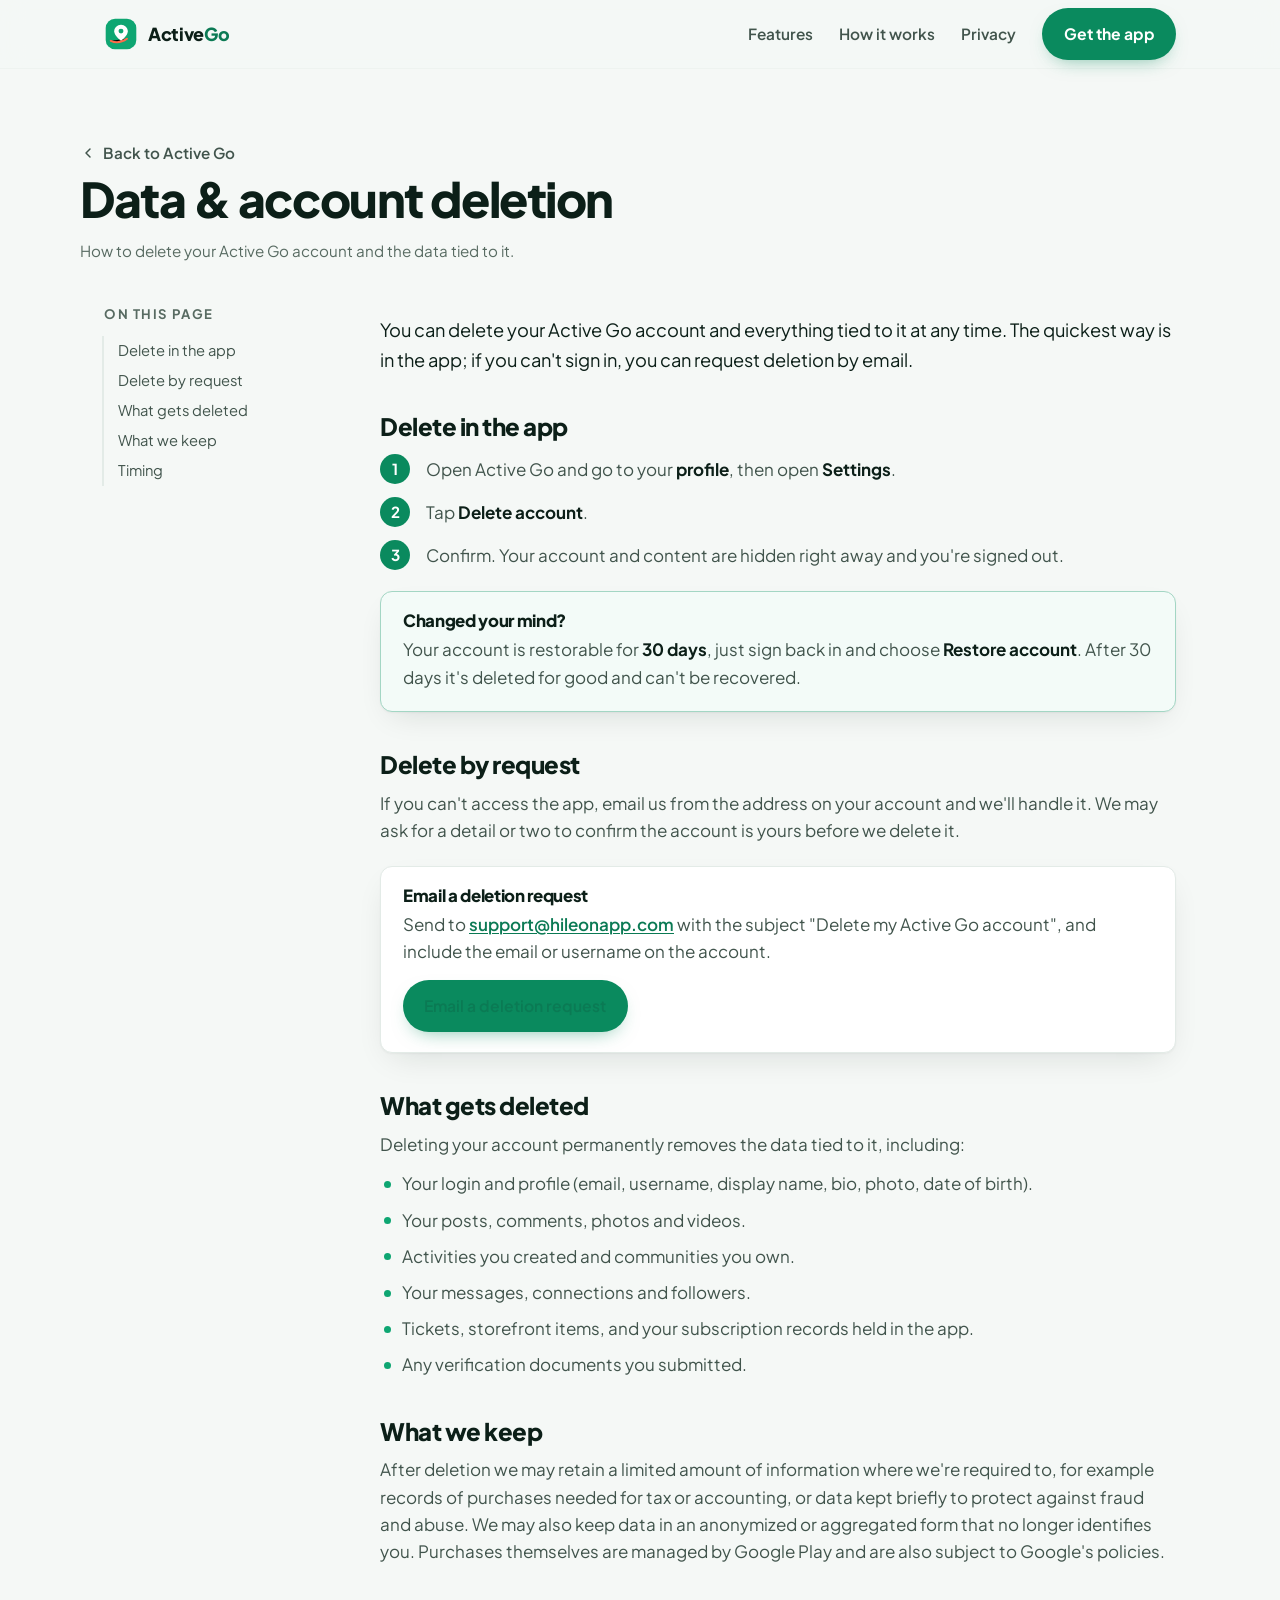
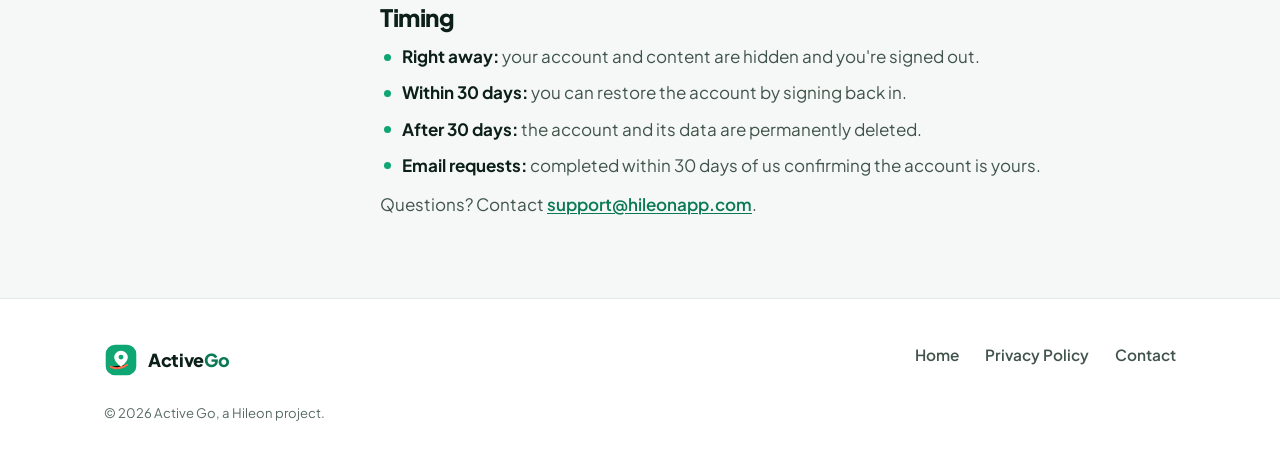
<file: activego/data-deletion/index.html>
<!doctype html>
<html lang="en">
<head>
<meta charset="utf-8">
<meta name="viewport" content="width=device-width, initial-scale=1">
<title>Data &amp; Account Deletion — Active Go</title>
<meta name="description" content="How to delete your Active Go account and data, in the app or by request.">
<meta name="theme-color" content="#0ea672">
<link rel="icon" href="data:image/svg+xml,%3Csvg xmlns='http://www.w3.org/2000/svg' viewBox='0 0 40 40'%3E%3Crect x='2' y='2' width='36' height='36' rx='11' fill='%230EA672'/%3E%3Cpath d='M20 9c-4.4 0-8 3.5-8 7.9 0 5.4 8 11.1 8 11.1s8-5.7 8-11.1C28 12.5 24.4 9 20 9Z' fill='%23fff'/%3E%3Ccircle cx='20' cy='16.6' r='2.9' fill='%230EA672'/%3E%3C/svg%3E">
<link rel="preconnect" href="https://fonts.googleapis.com">
<link rel="preconnect" href="https://fonts.gstatic.com" crossorigin>
<link href="https://fonts.googleapis.com/css2?family=Plus+Jakarta+Sans:wght@400;500;600;700;800&display=swap" rel="stylesheet">
<link rel="stylesheet" href="../assets/activego.css">
</head>
<body>
<a class="skip" href="#main">Skip to content</a>

<header class="nav">
  <div class="wrap nav__in">
    <a class="brand" href="../" aria-label="Active Go home">
      <svg class="brand__mark" viewBox="0 0 40 40" aria-hidden="true">
        <rect x="2" y="2" width="36" height="36" rx="11" fill="#0EA672"/>
        <path d="M8 28c5.5 2.6 12.5 2.2 19-2.4" stroke="#FF6B4A" stroke-width="2.4" stroke-linecap="round"/>
        <path d="M20 9c-4.4 0-8 3.5-8 7.9 0 5.4 8 11.1 8 11.1s8-5.7 8-11.1C28 12.5 24.4 9 20 9Z" fill="#fff"/>
        <circle cx="20" cy="16.6" r="2.9" fill="#0EA672"/>
      </svg>
      <span class="brand__name">Active<b>Go</b></span>
    </a>
    <nav class="nav__links" aria-label="Primary">
      <a href="../#features">Features</a>
      <a href="../#how">How it works</a>
      <a href="../privacy-policy/">Privacy</a>
      <a class="btn nav__cta" href="../#get">Get the app</a>
    </nav>
  </div>
</header>

<main id="main">
  <div class="wrap doc-hero">
    <a class="backlink" href="../"><svg width="16" height="16" viewBox="0 0 24 24" fill="none" stroke="currentColor" stroke-width="2.2" stroke-linecap="round" stroke-linejoin="round"><path d="m15 18-6-6 6-6"/></svg> Back to Active Go</a>
    <h1>Data &amp; account deletion</h1>
    <p class="meta">How to delete your Active Go account and the data tied to it.</p>
  </div>

  <div class="wrap doc">
    <div class="doc__grid">
      <aside class="toc" aria-label="On this page">
        <strong>On this page</strong>
        <a href="#in-app">Delete in the app</a>
        <a href="#by-request">Delete by request</a>
        <a href="#what-removed">What gets deleted</a>
        <a href="#what-kept">What we keep</a>
        <a href="#timing">Timing</a>
      </aside>

      <article class="prose">
        <section>
          <p class="lead">You can delete your Active Go account and everything tied to it at any time. The quickest way is in the app; if you can't sign in, you can request deletion by email.</p>
        </section>

        <section id="in-app">
          <h2>Delete in the app</h2>
          <ol class="steps-num">
            <li>Open Active Go and go to your <b>profile</b>, then open <b>Settings</b>.</li>
            <li>Tap <b>Delete account</b>.</li>
            <li>Confirm. Your account and content are hidden right away and you're signed out.</li>
          </ol>
          <div class="callout accent">
            <h3>Changed your mind?</h3>
            <p>Your account is restorable for <strong>30 days</strong>, just sign back in and choose <strong>Restore account</strong>. After 30 days it's deleted for good and can't be recovered.</p>
          </div>
        </section>

        <section id="by-request">
          <h2>Delete by request</h2>
          <p>If you can't access the app, email us from the address on your account and we'll handle it. We may ask for a detail or two to confirm the account is yours before we delete it.</p>
          <div class="callout">
            <h3>Email a deletion request</h3>
            <p>Send to <a href="mailto:support@hileonapp.com?subject=Delete%20my%20Active%20Go%20account&amp;body=Please%20delete%20my%20Active%20Go%20account%20and%20data.%0A%0AAccount%20email%3A%20%0AUsername%20(if%20known)%3A%20">support@hileonapp.com</a> with the subject "Delete my Active Go account", and include the email or username on the account.</p>
            <p style="margin-top:14px"><a class="btn" href="mailto:support@hileonapp.com?subject=Delete%20my%20Active%20Go%20account&amp;body=Please%20delete%20my%20Active%20Go%20account%20and%20data.%0A%0AAccount%20email%3A%20%0AUsername%20(if%20known)%3A%20">Email a deletion request</a></p>
          </div>
        </section>

        <section id="what-removed">
          <h2>What gets deleted</h2>
          <p>Deleting your account permanently removes the data tied to it, including:</p>
          <ul>
            <li>Your login and profile (email, username, display name, bio, photo, date of birth).</li>
            <li>Your posts, comments, photos and videos.</li>
            <li>Activities you created and communities you own.</li>
            <li>Your messages, connections and followers.</li>
            <li>Tickets, storefront items, and your subscription records held in the app.</li>
            <li>Any verification documents you submitted.</li>
          </ul>
        </section>

        <section id="what-kept">
          <h2>What we keep</h2>
          <p>After deletion we may retain a limited amount of information where we're required to, for example records of purchases needed for tax or accounting, or data kept briefly to protect against fraud and abuse. We may also keep data in an anonymized or aggregated form that no longer identifies you. Purchases themselves are managed by Google Play and are also subject to Google's policies.</p>
        </section>

        <section id="timing">
          <h2>Timing</h2>
          <ul>
            <li><strong>Right away:</strong> your account and content are hidden and you're signed out.</li>
            <li><strong>Within 30 days:</strong> you can restore the account by signing back in.</li>
            <li><strong>After 30 days:</strong> the account and its data are permanently deleted.</li>
            <li><strong>Email requests:</strong> completed within 30 days of us confirming the account is yours.</li>
          </ul>
          <p>Questions? Contact <a href="mailto:support@hileonapp.com">support@hileonapp.com</a>.</p>
        </section>
      </article>
    </div>
  </div>
</main>

<footer class="foot">
  <div class="wrap foot__in">
    <div>
      <a class="brand" href="../" aria-label="Active Go home">
        <svg class="brand__mark" viewBox="0 0 40 40" aria-hidden="true">
          <rect x="2" y="2" width="36" height="36" rx="11" fill="#0EA672"/>
          <path d="M8 28c5.5 2.6 12.5 2.2 19-2.4" stroke="#FF6B4A" stroke-width="2.4" stroke-linecap="round"/>
          <path d="M20 9c-4.4 0-8 3.5-8 7.9 0 5.4 8 11.1 8 11.1s8-5.7 8-11.1C28 12.5 24.4 9 20 9Z" fill="#fff"/>
          <circle cx="20" cy="16.6" r="2.9" fill="#0EA672"/>
        </svg>
        <span class="brand__name">Active<b>Go</b></span>
      </a>
      <p class="foot__legal">© 2026 Active Go, a Hileon project.</p>
    </div>
    <nav class="foot__links" aria-label="Footer">
      <a href="../">Home</a>
      <a href="../privacy-policy/">Privacy Policy</a>
      <a href="mailto:support@hileonapp.com">Contact</a>
    </nav>
  </div>
</footer>

</body>
</html>
</file>
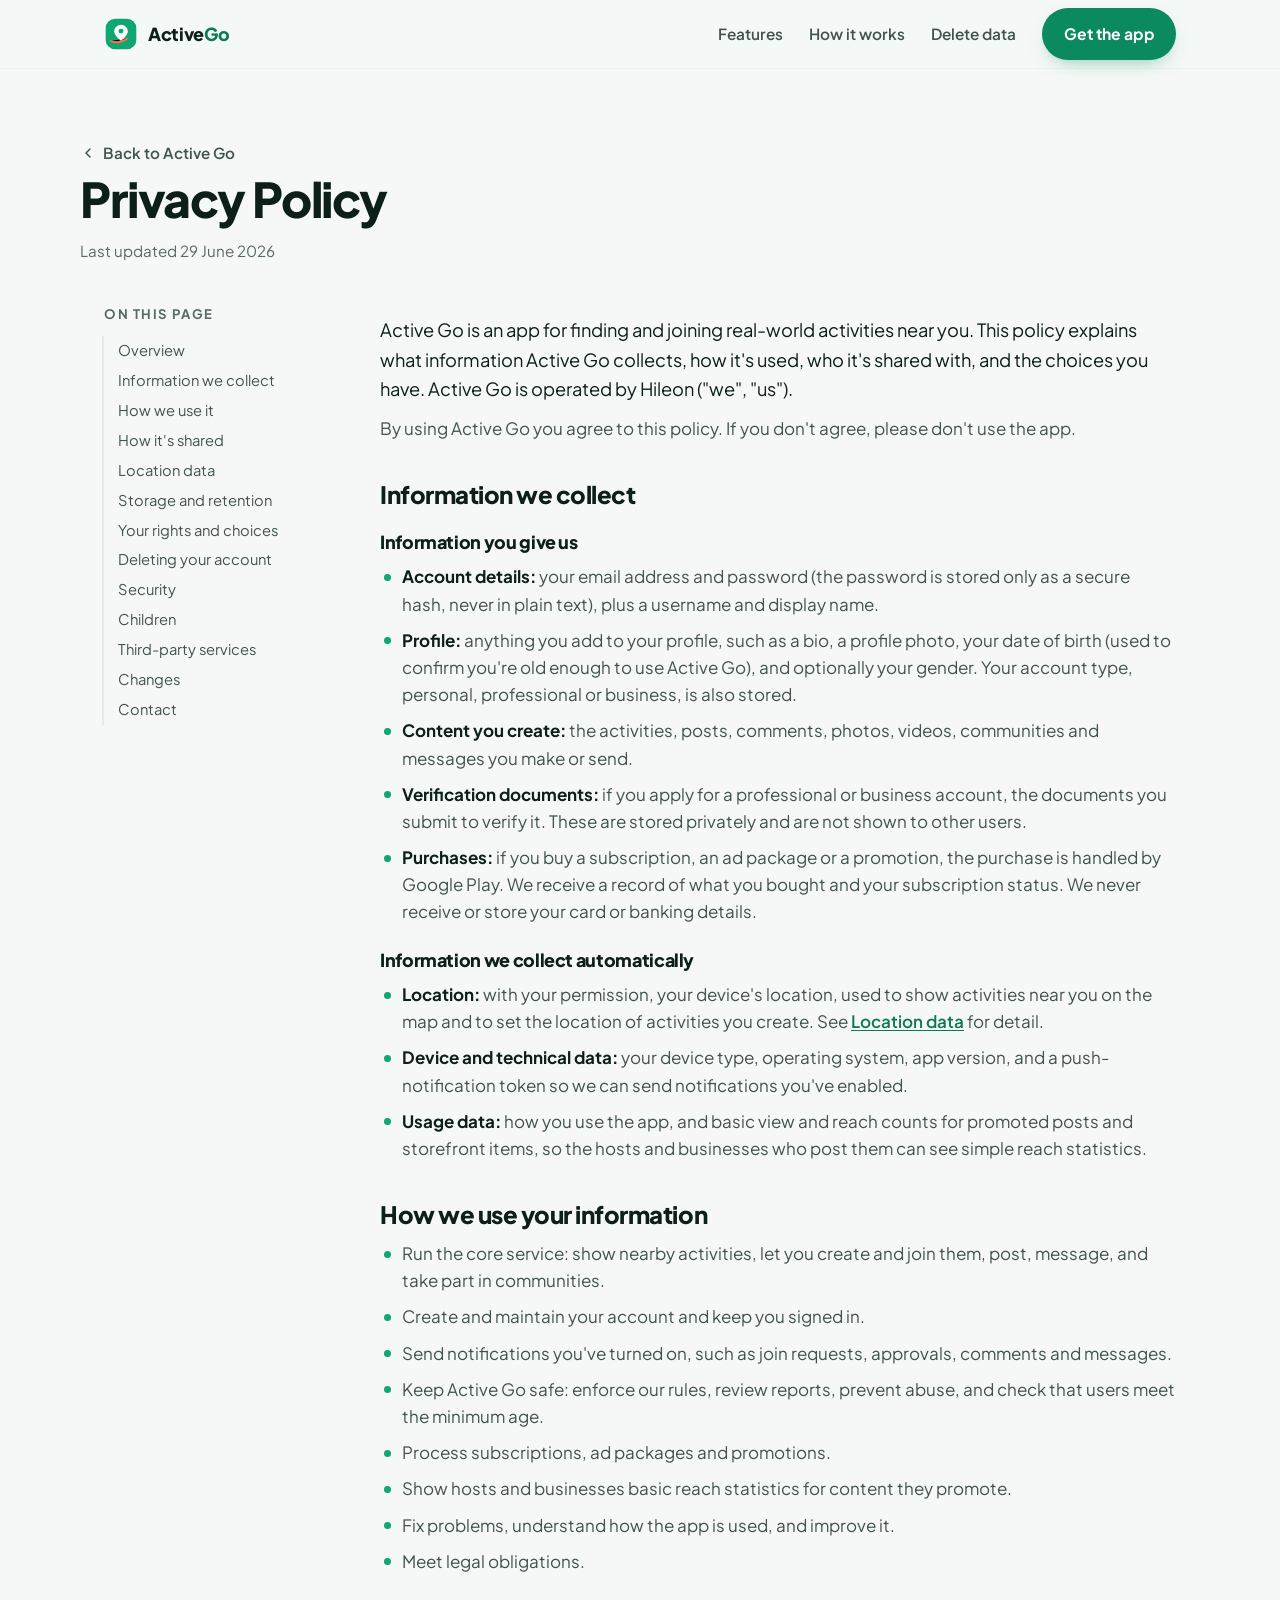
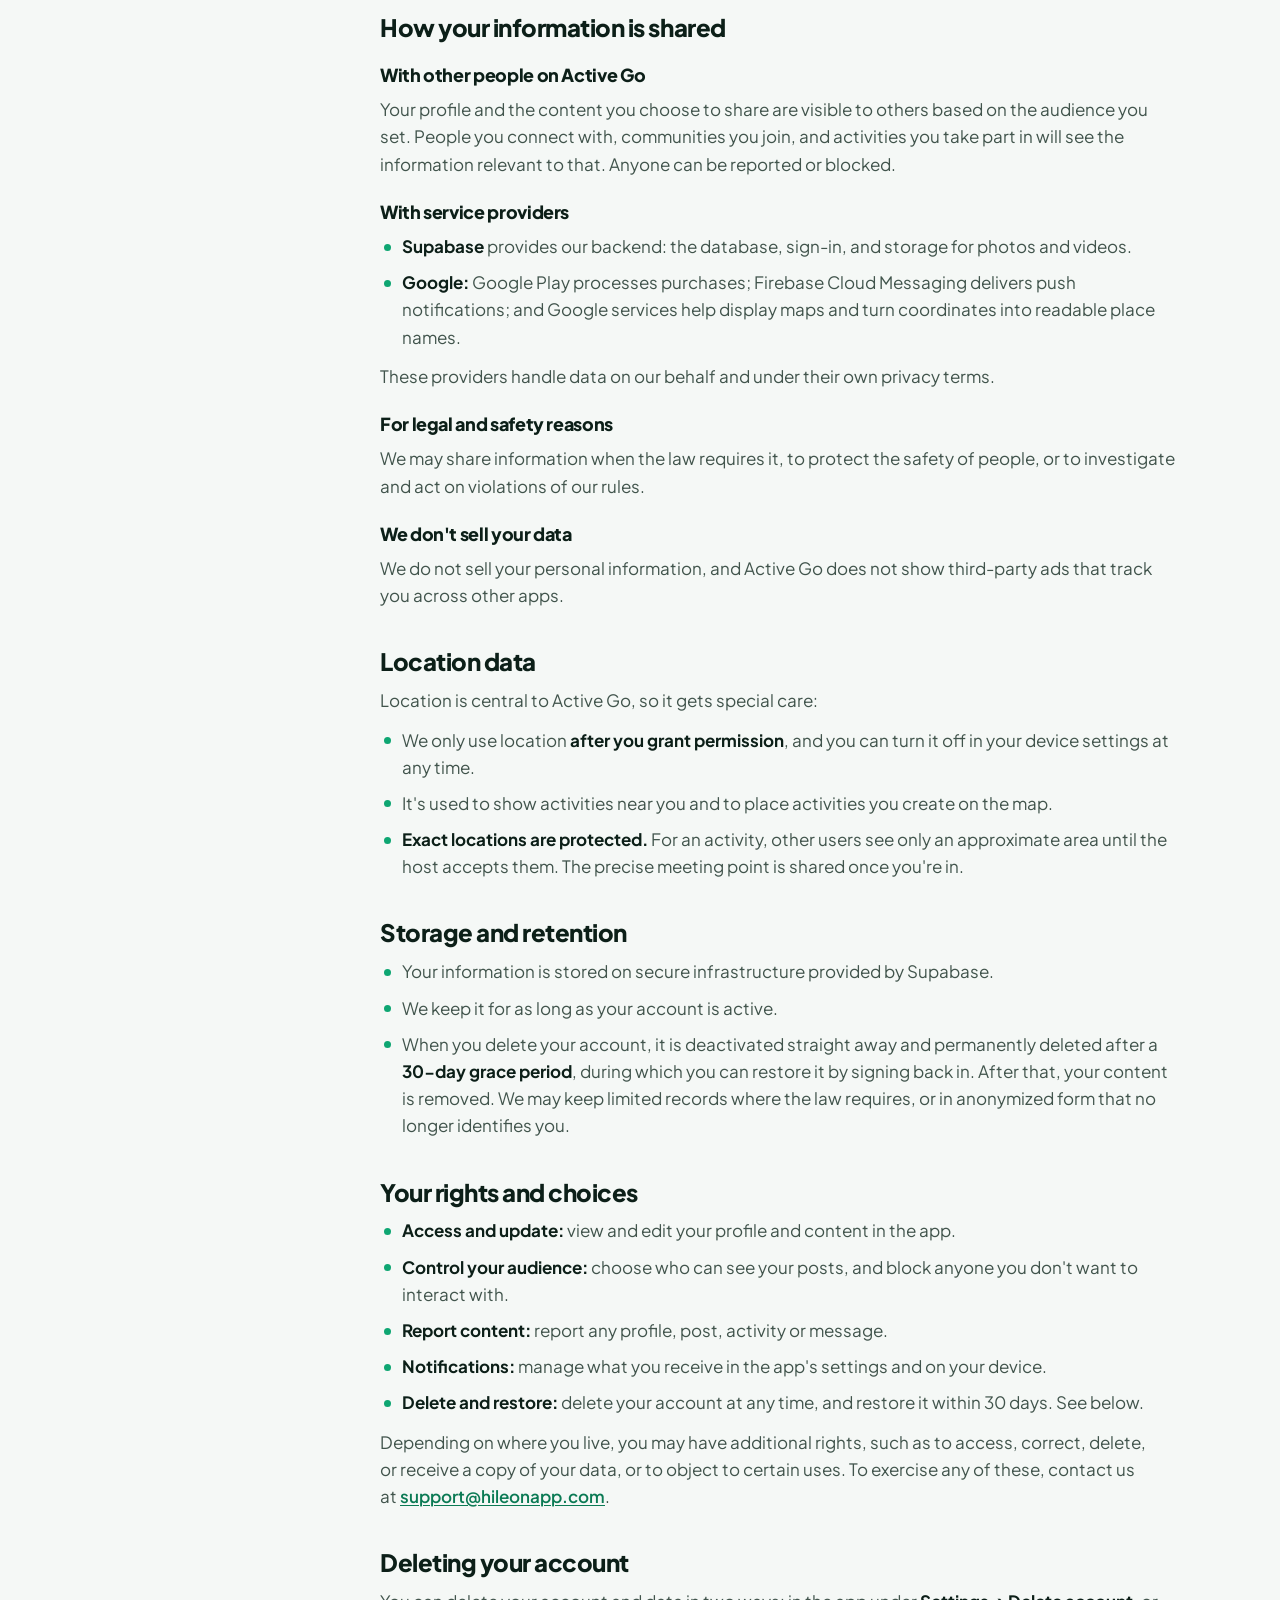
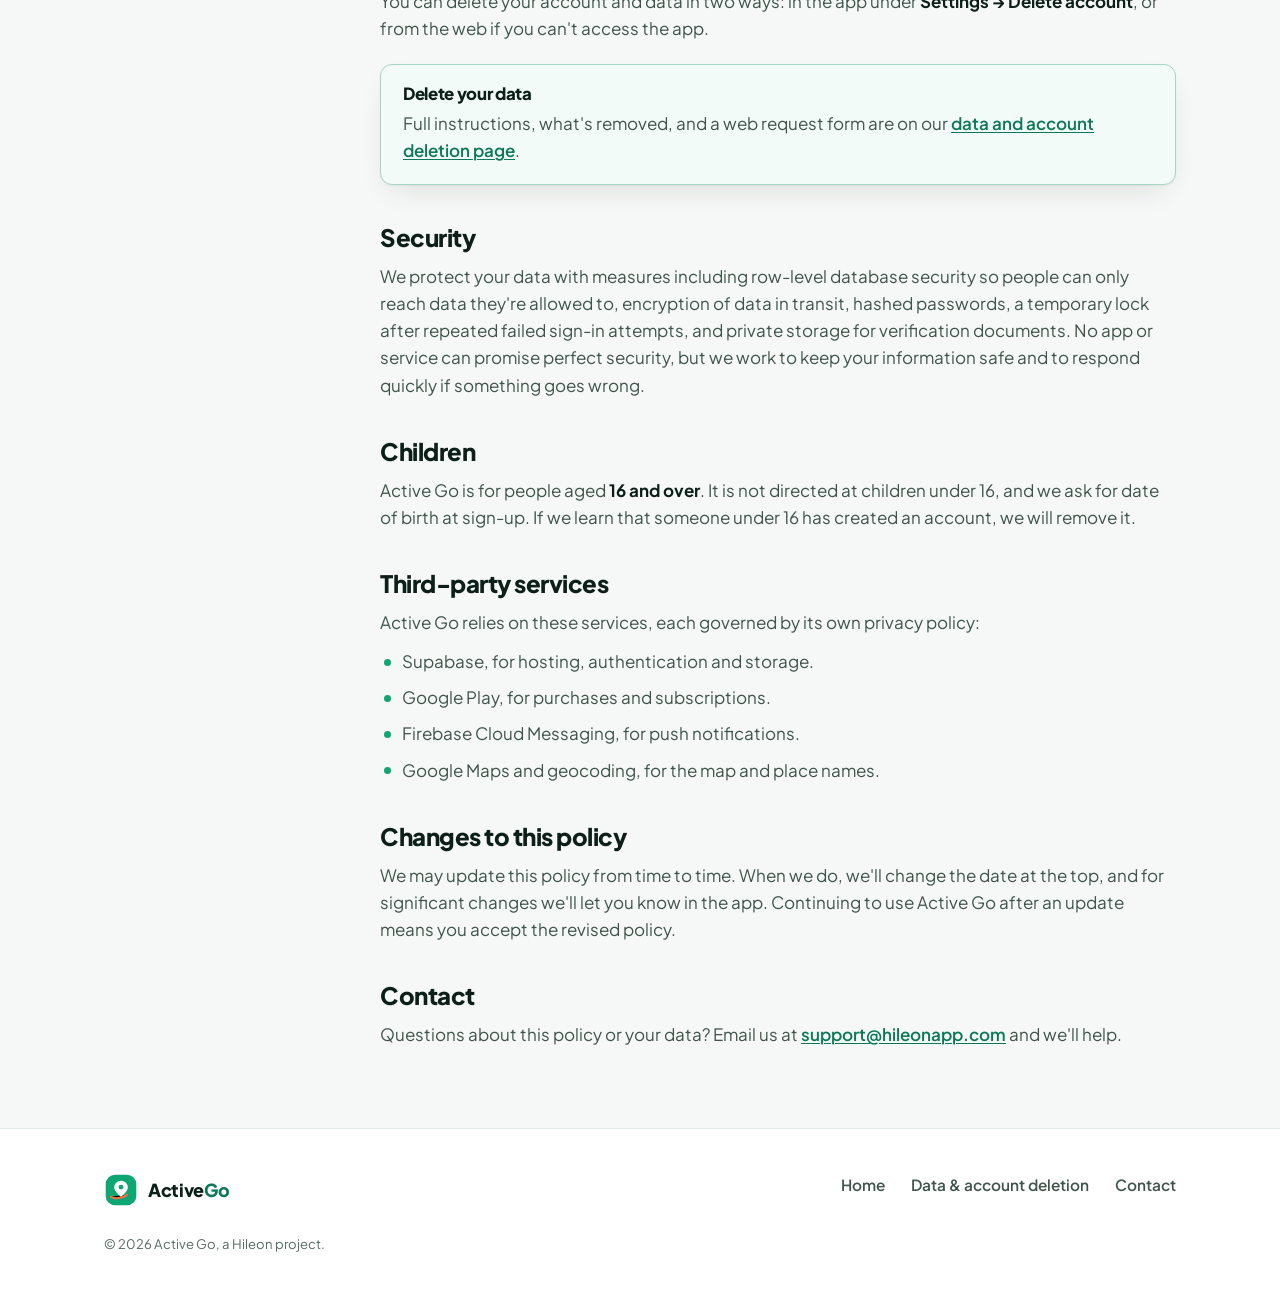
<file: activego/privacy-policy/index.html>
<!doctype html>
<html lang="en">
<head>
<meta charset="utf-8">
<meta name="viewport" content="width=device-width, initial-scale=1">
<title>Privacy Policy — Active Go</title>
<meta name="description" content="How Active Go collects, uses, shares and protects your information.">
<meta name="theme-color" content="#0ea672">
<link rel="icon" href="data:image/svg+xml,%3Csvg xmlns='http://www.w3.org/2000/svg' viewBox='0 0 40 40'%3E%3Crect x='2' y='2' width='36' height='36' rx='11' fill='%230EA672'/%3E%3Cpath d='M20 9c-4.4 0-8 3.5-8 7.9 0 5.4 8 11.1 8 11.1s8-5.7 8-11.1C28 12.5 24.4 9 20 9Z' fill='%23fff'/%3E%3Ccircle cx='20' cy='16.6' r='2.9' fill='%230EA672'/%3E%3C/svg%3E">
<link rel="preconnect" href="https://fonts.googleapis.com">
<link rel="preconnect" href="https://fonts.gstatic.com" crossorigin>
<link href="https://fonts.googleapis.com/css2?family=Plus+Jakarta+Sans:wght@400;500;600;700;800&display=swap" rel="stylesheet">
<link rel="stylesheet" href="../assets/activego.css">
</head>
<body>
<a class="skip" href="#main">Skip to content</a>

<header class="nav">
  <div class="wrap nav__in">
    <a class="brand" href="../" aria-label="Active Go home">
      <svg class="brand__mark" viewBox="0 0 40 40" aria-hidden="true">
        <rect x="2" y="2" width="36" height="36" rx="11" fill="#0EA672"/>
        <path d="M8 28c5.5 2.6 12.5 2.2 19-2.4" stroke="#FF6B4A" stroke-width="2.4" stroke-linecap="round"/>
        <path d="M20 9c-4.4 0-8 3.5-8 7.9 0 5.4 8 11.1 8 11.1s8-5.7 8-11.1C28 12.5 24.4 9 20 9Z" fill="#fff"/>
        <circle cx="20" cy="16.6" r="2.9" fill="#0EA672"/>
      </svg>
      <span class="brand__name">Active<b>Go</b></span>
    </a>
    <nav class="nav__links" aria-label="Primary">
      <a href="../#features">Features</a>
      <a href="../#how">How it works</a>
      <a href="../data-deletion/">Delete data</a>
      <a class="btn nav__cta" href="../#get">Get the app</a>
    </nav>
  </div>
</header>

<main id="main">
  <div class="wrap doc-hero">
    <a class="backlink" href="../"><svg width="16" height="16" viewBox="0 0 24 24" fill="none" stroke="currentColor" stroke-width="2.2" stroke-linecap="round" stroke-linejoin="round"><path d="m15 18-6-6 6-6"/></svg> Back to Active Go</a>
    <h1>Privacy Policy</h1>
    <p class="meta">Last updated 29 June 2026</p>
  </div>

  <div class="wrap doc">
    <div class="doc__grid">
      <aside class="toc" aria-label="On this page">
        <strong>On this page</strong>
        <a href="#overview">Overview</a>
        <a href="#collect">Information we collect</a>
        <a href="#use">How we use it</a>
        <a href="#share">How it's shared</a>
        <a href="#location">Location data</a>
        <a href="#storage">Storage and retention</a>
        <a href="#rights">Your rights and choices</a>
        <a href="#delete">Deleting your account</a>
        <a href="#security">Security</a>
        <a href="#children">Children</a>
        <a href="#third-parties">Third-party services</a>
        <a href="#changes">Changes</a>
        <a href="#contact">Contact</a>
      </aside>

      <article class="prose">
        <section id="overview">
          <p class="lead">Active Go is an app for finding and joining real-world activities near you. This policy explains what information Active Go collects, how it's used, who it's shared with, and the choices you have. Active Go is operated by Hileon ("we", "us").</p>
          <p>By using Active Go you agree to this policy. If you don't agree, please don't use the app.</p>
        </section>

        <section id="collect">
          <h2>Information we collect</h2>

          <h3>Information you give us</h3>
          <ul>
            <li><strong>Account details:</strong> your email address and password (the password is stored only as a secure hash, never in plain text), plus a username and display name.</li>
            <li><strong>Profile:</strong> anything you add to your profile, such as a bio, a profile photo, your date of birth (used to confirm you're old enough to use Active Go), and optionally your gender. Your account type, personal, professional or business, is also stored.</li>
            <li><strong>Content you create:</strong> the activities, posts, comments, photos, videos, communities and messages you make or send.</li>
            <li><strong>Verification documents:</strong> if you apply for a professional or business account, the documents you submit to verify it. These are stored privately and are not shown to other users.</li>
            <li><strong>Purchases:</strong> if you buy a subscription, an ad package or a promotion, the purchase is handled by Google Play. We receive a record of what you bought and your subscription status. We never receive or store your card or banking details.</li>
          </ul>

          <h3>Information we collect automatically</h3>
          <ul>
            <li><strong>Location:</strong> with your permission, your device's location, used to show activities near you on the map and to set the location of activities you create. See <a href="#location">Location data</a> for detail.</li>
            <li><strong>Device and technical data:</strong> your device type, operating system, app version, and a push-notification token so we can send notifications you've enabled.</li>
            <li><strong>Usage data:</strong> how you use the app, and basic view and reach counts for promoted posts and storefront items, so the hosts and businesses who post them can see simple reach statistics.</li>
          </ul>
        </section>

        <section id="use">
          <h2>How we use your information</h2>
          <ul>
            <li>Run the core service: show nearby activities, let you create and join them, post, message, and take part in communities.</li>
            <li>Create and maintain your account and keep you signed in.</li>
            <li>Send notifications you've turned on, such as join requests, approvals, comments and messages.</li>
            <li>Keep Active Go safe: enforce our rules, review reports, prevent abuse, and check that users meet the minimum age.</li>
            <li>Process subscriptions, ad packages and promotions.</li>
            <li>Show hosts and businesses basic reach statistics for content they promote.</li>
            <li>Fix problems, understand how the app is used, and improve it.</li>
            <li>Meet legal obligations.</li>
          </ul>
        </section>

        <section id="share">
          <h2>How your information is shared</h2>
          <h3>With other people on Active Go</h3>
          <p>Your profile and the content you choose to share are visible to others based on the audience you set. People you connect with, communities you join, and activities you take part in will see the information relevant to that. Anyone can be reported or blocked.</p>

          <h3>With service providers</h3>
          <ul>
            <li><strong>Supabase</strong> provides our backend: the database, sign-in, and storage for photos and videos.</li>
            <li><strong>Google:</strong> Google Play processes purchases; Firebase Cloud Messaging delivers push notifications; and Google services help display maps and turn coordinates into readable place names.</li>
          </ul>
          <p>These providers handle data on our behalf and under their own privacy terms.</p>

          <h3>For legal and safety reasons</h3>
          <p>We may share information when the law requires it, to protect the safety of people, or to investigate and act on violations of our rules.</p>

          <h3>We don't sell your data</h3>
          <p>We do not sell your personal information, and Active Go does not show third-party ads that track you across other apps.</p>
        </section>

        <section id="location">
          <h2>Location data</h2>
          <p>Location is central to Active Go, so it gets special care:</p>
          <ul>
            <li>We only use location <strong>after you grant permission</strong>, and you can turn it off in your device settings at any time.</li>
            <li>It's used to show activities near you and to place activities you create on the map.</li>
            <li><strong>Exact locations are protected.</strong> For an activity, other users see only an approximate area until the host accepts them. The precise meeting point is shared once you're in.</li>
          </ul>
        </section>

        <section id="storage">
          <h2>Storage and retention</h2>
          <ul>
            <li>Your information is stored on secure infrastructure provided by Supabase.</li>
            <li>We keep it for as long as your account is active.</li>
            <li>When you delete your account, it is deactivated straight away and permanently deleted after a <strong>30-day grace period</strong>, during which you can restore it by signing back in. After that, your content is removed. We may keep limited records where the law requires, or in anonymized form that no longer identifies you.</li>
          </ul>
        </section>

        <section id="rights">
          <h2>Your rights and choices</h2>
          <ul>
            <li><strong>Access and update:</strong> view and edit your profile and content in the app.</li>
            <li><strong>Control your audience:</strong> choose who can see your posts, and block anyone you don't want to interact with.</li>
            <li><strong>Report content:</strong> report any profile, post, activity or message.</li>
            <li><strong>Notifications:</strong> manage what you receive in the app's settings and on your device.</li>
            <li><strong>Delete and restore:</strong> delete your account at any time, and restore it within 30 days. See below.</li>
          </ul>
          <p>Depending on where you live, you may have additional rights, such as to access, correct, delete, or receive a copy of your data, or to object to certain uses. To exercise any of these, contact us at <a href="mailto:support@hileonapp.com">support@hileonapp.com</a>.</p>
        </section>

        <section id="delete">
          <h2>Deleting your account</h2>
          <p>You can delete your account and data in two ways: in the app under <strong>Settings → Delete account</strong>, or from the web if you can't access the app.</p>
          <div class="callout accent">
            <h3>Delete your data</h3>
            <p>Full instructions, what's removed, and a web request form are on our <a href="../data-deletion/">data and account deletion page</a>.</p>
          </div>
        </section>

        <section id="security">
          <h2>Security</h2>
          <p>We protect your data with measures including row-level database security so people can only reach data they're allowed to, encryption of data in transit, hashed passwords, a temporary lock after repeated failed sign-in attempts, and private storage for verification documents. No app or service can promise perfect security, but we work to keep your information safe and to respond quickly if something goes wrong.</p>
        </section>

        <section id="children">
          <h2>Children</h2>
          <p>Active Go is for people aged <strong>16 and over</strong>. It is not directed at children under 16, and we ask for date of birth at sign-up. If we learn that someone under 16 has created an account, we will remove it.</p>
        </section>

        <section id="third-parties">
          <h2>Third-party services</h2>
          <p>Active Go relies on these services, each governed by its own privacy policy:</p>
          <ul>
            <li>Supabase, for hosting, authentication and storage.</li>
            <li>Google Play, for purchases and subscriptions.</li>
            <li>Firebase Cloud Messaging, for push notifications.</li>
            <li>Google Maps and geocoding, for the map and place names.</li>
          </ul>
        </section>

        <section id="changes">
          <h2>Changes to this policy</h2>
          <p>We may update this policy from time to time. When we do, we'll change the date at the top, and for significant changes we'll let you know in the app. Continuing to use Active Go after an update means you accept the revised policy.</p>
        </section>

        <section id="contact">
          <h2>Contact</h2>
          <p>Questions about this policy or your data? Email us at <a href="mailto:support@hileonapp.com">support@hileonapp.com</a> and we'll help.</p>
        </section>
      </article>
    </div>
  </div>
</main>

<footer class="foot">
  <div class="wrap foot__in">
    <div>
      <a class="brand" href="../" aria-label="Active Go home">
        <svg class="brand__mark" viewBox="0 0 40 40" aria-hidden="true">
          <rect x="2" y="2" width="36" height="36" rx="11" fill="#0EA672"/>
          <path d="M8 28c5.5 2.6 12.5 2.2 19-2.4" stroke="#FF6B4A" stroke-width="2.4" stroke-linecap="round"/>
          <path d="M20 9c-4.4 0-8 3.5-8 7.9 0 5.4 8 11.1 8 11.1s8-5.7 8-11.1C28 12.5 24.4 9 20 9Z" fill="#fff"/>
          <circle cx="20" cy="16.6" r="2.9" fill="#0EA672"/>
        </svg>
        <span class="brand__name">Active<b>Go</b></span>
      </a>
      <p class="foot__legal">© 2026 Active Go, a Hileon project.</p>
    </div>
    <nav class="foot__links" aria-label="Footer">
      <a href="../">Home</a>
      <a href="../data-deletion/">Data &amp; account deletion</a>
      <a href="mailto:support@hileonapp.com">Contact</a>
    </nav>
  </div>
</footer>

</body>
</html>
</file>
<file: activego/assets/activego.css>
/* ============================================================
   Active Go — shared styles
   Brand: jade #0EA672 + coral #FF6B4A, Plus Jakarta Sans.
   ============================================================ */

:root {
  --jade: #0ea672;
  --jade-ink: #0b7a54;     /* deeper jade for link text on light */
  --jade-btn: #0a8a5e;     /* button fill (white text ≥4.5:1) */
  --jade-btn-hover: #097a52;
  --coral: #ff6b4a;
  --coral-deep: #e2553a;

  --ink: #0c1f18;          /* primary text (jade-tinted near-black) */
  --ink-soft: #41544c;     /* secondary text  (~7:1 on --bg) */
  --muted: #586b62;        /* tertiary text   (~5:1 on --bg) */

  --bg: #f5f8f6;           /* off-white, faint jade tint (not cream) */
  --surface: #ffffff;
  --line: #e3ebe7;
  --line-soft: #eef3f0;

  --deep: #0c1f18;         /* dark section */
  --deep-2: #11291f;
  --on-deep: #e9f1ed;
  --on-deep-soft: #9fb4ab;

  --maxw: 1120px;
  --radius: 18px;
  --radius-sm: 12px;
  --shadow: 0 1px 2px rgba(12, 31, 24, .04), 0 12px 32px -12px rgba(12, 31, 24, .14);
  --shadow-lg: 0 2px 4px rgba(12, 31, 24, .05), 0 30px 60px -24px rgba(12, 31, 24, .22);

  --ease: cubic-bezier(.2, .7, .2, 1);

  --z-nav: 100;

  --fs-step: clamp(.78rem, .77rem + .1vw, .82rem);
}

* { box-sizing: border-box; }

html { -webkit-text-size-adjust: 100%; scroll-behavior: smooth; }

body {
  margin: 0;
  font-family: "Plus Jakarta Sans", system-ui, -apple-system, "Segoe UI", Roboto, sans-serif;
  color: var(--ink);
  background: var(--bg);
  line-height: 1.6;
  font-size: 1.0625rem;
  -webkit-font-smoothing: antialiased;
  text-rendering: optimizeLegibility;
}

h1, h2, h3, h4 { line-height: 1.08; letter-spacing: -0.02em; margin: 0; text-wrap: balance; font-weight: 800; }
p { margin: 0; text-wrap: pretty; }
a { color: var(--jade-ink); text-decoration-thickness: 1px; text-underline-offset: 2px; }
img, svg { max-width: 100%; display: block; }

.wrap { width: 100%; max-width: var(--maxw); margin-inline: auto; padding-inline: 24px; }

.eyebrow {
  display: inline-block;
  font-size: var(--fs-step);
  font-weight: 700;
  letter-spacing: .14em;
  text-transform: uppercase;
  color: var(--jade-ink);
}
.eyebrow.on-deep { color: var(--jade); }

/* ---------- buttons ---------- */
.btn {
  --_bg: var(--jade-btn);
  --_fg: #fff;
  display: inline-flex; align-items: center; gap: .55em;
  padding: .82em 1.3em;
  border-radius: 999px;
  background: var(--_bg);
  color: var(--_fg);
  font-weight: 700;
  font-size: .98rem;
  text-decoration: none;
  border: 1px solid transparent;
  cursor: pointer;
  transition: background .18s var(--ease), transform .18s var(--ease), box-shadow .18s var(--ease);
  box-shadow: 0 8px 20px -10px rgba(10, 138, 94, .6);
}
.btn:hover { --_bg: var(--jade-btn-hover); transform: translateY(-1px); }
.btn:active { transform: translateY(0) scale(.98); }
.btn:focus-visible { outline: 3px solid var(--jade); outline-offset: 2px; }

.btn.ghost {
  --_bg: transparent; --_fg: var(--ink);
  border-color: var(--line);
  box-shadow: none;
}
.btn.ghost:hover { --_bg: #fff; border-color: #cfdcd6; }

.btn.on-deep.ghost { --_fg: var(--on-deep); border-color: rgba(255,255,255,.18); }
.btn.on-deep.ghost:hover { --_bg: rgba(255,255,255,.06); border-color: rgba(255,255,255,.3); }

/* ---------- nav ---------- */
.nav {
  position: sticky; top: 0; z-index: var(--z-nav);
  background: color-mix(in srgb, var(--bg) 82%, transparent);
  backdrop-filter: saturate(140%) blur(12px);
  border-bottom: 1px solid var(--line-soft);
}
.nav__in { display: flex; align-items: center; justify-content: space-between; height: 68px; }
.nav__links { display: flex; align-items: center; gap: 26px; }
.nav__links a:not(.btn) { color: var(--ink-soft); text-decoration: none; font-weight: 600; font-size: .96rem; }
.nav__links a:not(.btn):hover { color: var(--ink); }
.nav__cta { display: inline-flex; }
@media (max-width: 720px) {
  .nav__links a:not(.nav__cta) { display: none; }
}

/* ---------- brand mark ---------- */
.brand { display: inline-flex; align-items: center; gap: 10px; text-decoration: none; color: var(--ink); }
.brand__mark { width: 34px; height: 34px; flex: none; }
.brand__name { font-weight: 800; letter-spacing: -.02em; font-size: 1.12rem; }
.brand__name b { color: var(--jade-ink); font-weight: 800; }

/* ---------- hero ---------- */
.hero { padding: clamp(40px, 7vw, 92px) 0 clamp(36px, 6vw, 76px); }
.hero__grid {
  display: grid; grid-template-columns: 1.05fr .95fr; gap: clamp(28px, 5vw, 64px);
  align-items: center;
}
@media (max-width: 880px) { .hero__grid { grid-template-columns: 1fr; } }

.hero h1 {
  font-size: clamp(2.3rem, 1.6rem + 3.4vw, 4rem);
  letter-spacing: -0.03em;
  margin-top: 14px;
}
.hero h1 .accent { color: var(--jade-ink); }
.hero__sub {
  margin-top: 18px; max-width: 30ch;
  font-size: clamp(1.05rem, 1rem + .4vw, 1.2rem);
  color: var(--ink-soft);
}
.hero__cta { margin-top: 28px; display: flex; gap: 12px; flex-wrap: wrap; align-items: center; }
.hero__note { margin-top: 14px; font-size: var(--fs-step); color: var(--muted); }

/* ---------- the map signature ---------- */
.mapcard {
  position: relative;
  border-radius: 26px;
  background: linear-gradient(160deg, #eff6f2 0%, #e8f1ec 100%);
  background-color: #eef5f1;
  border: 1px solid var(--line);
  box-shadow: var(--shadow-lg);
  overflow: hidden;
  aspect-ratio: 5 / 4.6;
}
.mapcard svg { width: 100%; height: 100%; display: block; }
.mapcard__chip {
  position: absolute; left: 16px; bottom: 16px;
  display: inline-flex; align-items: center; gap: 8px;
  background: rgba(255,255,255,.92);
  border: 1px solid var(--line);
  padding: 8px 12px; border-radius: 999px;
  font-size: .82rem; font-weight: 600; color: var(--ink);
  box-shadow: var(--shadow);
}
.dot { width: 8px; height: 8px; border-radius: 50%; background: var(--coral); flex: none; }

.pin { transform-box: fill-box; transform-origin: center bottom; }
@media (prefers-reduced-motion: no-preference) {
  .pin { animation: drop .6s var(--ease) backwards; }
  .pin:nth-of-type(2){animation-delay:.05s}
  .pin:nth-of-type(3){animation-delay:.12s}
  .pin:nth-of-type(4){animation-delay:.19s}
  .pin:nth-of-type(5){animation-delay:.26s}
  .pin:nth-of-type(6){animation-delay:.33s}
  @keyframes drop { from { opacity: 0; transform: translateY(-14px) scale(.6); } to { opacity: 1; transform: none; } }
  .pulse { transform-box: fill-box; transform-origin: center; animation: pulse 2.6s ease-out infinite; }
  @keyframes pulse { 0% { opacity:.5; transform: scale(.4);} 70%,100% { opacity:0; transform: scale(1.7);} }
}

/* ---------- sections ---------- */
section { padding-block: clamp(48px, 8vw, 104px); }
.section-head { max-width: 56ch; }
.section-head h2 { font-size: clamp(1.7rem, 1.3rem + 1.8vw, 2.6rem); }
.section-head p { margin-top: 14px; color: var(--ink-soft); font-size: 1.08rem; }

/* feature list */
.features { display: grid; grid-template-columns: repeat(3, 1fr); gap: 1px; background: var(--line); border: 1px solid var(--line); border-radius: var(--radius); overflow: hidden; margin-top: 40px; }
@media (max-width: 860px){ .features { grid-template-columns: repeat(2, 1fr); } }
@media (max-width: 560px){ .features { grid-template-columns: 1fr; } }
.feature { background: var(--surface); padding: 30px 26px; }
.feature__ic { width: 40px; height: 40px; border-radius: 11px; display: grid; place-items: center; background: color-mix(in srgb, var(--jade) 12%, #fff); color: var(--jade-ink); margin-bottom: 16px; }
.feature__ic svg { width: 22px; height: 22px; }
.feature h3 { font-size: 1.16rem; letter-spacing: -.01em; }
.feature p { margin-top: 8px; color: var(--ink-soft); font-size: .99rem; }

/* steps (a real sequence -> numbered) */
.steps-sec { background: var(--deep); color: var(--on-deep); border-radius: 0; }
.steps-sec .section-head h2 { color: #fff; }
.steps-sec .section-head p { color: var(--on-deep-soft); }
.steps { display: grid; grid-template-columns: repeat(3, 1fr); gap: 20px; margin-top: 44px; counter-reset: step; }
@media (max-width: 760px){ .steps { grid-template-columns: 1fr; } }
.step { border-top: 2px solid rgba(255,255,255,.14); padding-top: 20px; }
.step__n { font-variant-numeric: tabular-nums; font-weight: 800; font-size: 1rem; color: var(--jade); letter-spacing: .04em; }
.step h3 { color: #fff; margin-top: 10px; font-size: 1.22rem; }
.step p { color: var(--on-deep-soft); margin-top: 8px; font-size: 1rem; }

/* safety strip */
.safety { display: grid; grid-template-columns: 1.1fr .9fr; gap: clamp(24px,4vw,56px); align-items: center; }
@media (max-width: 820px){ .safety { grid-template-columns: 1fr; } }
.safety ul { list-style: none; margin: 22px 0 0; padding: 0; display: grid; gap: 14px; }
.safety li { display: flex; gap: 12px; align-items: flex-start; color: var(--ink-soft); }
.safety li svg { flex: none; width: 22px; height: 22px; color: var(--jade-ink); margin-top: 1px; }
.safety li b { color: var(--ink); font-weight: 700; }

/* CTA band */
.cta-band { text-align: center; }
.cta-band__box { background: var(--deep); color: #fff; border-radius: 28px; padding: clamp(40px, 6vw, 72px) 28px; }
.cta-band__box h2 { font-size: clamp(1.8rem, 1.4rem + 2vw, 2.8rem); color: #fff; }
.cta-band__box p { color: var(--on-deep-soft); margin: 14px auto 0; max-width: 48ch; }
.cta-band__box .btn { margin-top: 28px; }

/* ---------- footer ---------- */
.foot { border-top: 1px solid var(--line); background: var(--surface); padding-block: 44px; }
.foot__in { display: flex; justify-content: space-between; gap: 28px; flex-wrap: wrap; align-items: flex-start; }
.foot__links { display: flex; gap: 26px; flex-wrap: wrap; }
.foot__links a { color: var(--ink-soft); text-decoration: none; font-weight: 600; font-size: .96rem; }
.foot__links a:hover { color: var(--ink); text-decoration: underline; }
.foot__legal { color: var(--muted); font-size: var(--fs-step); margin-top: 18px; }

/* ============================================================
   Long-form pages (privacy / data deletion)
   ============================================================ */
.doc-hero { padding: clamp(40px, 6vw, 72px) 0 8px; }
.doc-hero h1 { font-size: clamp(2rem, 1.5rem + 2.4vw, 3rem); letter-spacing: -.03em; }
.doc-hero .meta { margin-top: 14px; color: var(--muted); font-size: .95rem; }

.doc { padding-block: 32px 80px; }
.doc__grid { display: grid; grid-template-columns: 220px 1fr; gap: 56px; align-items: start; }
@media (max-width: 900px){ .doc__grid { grid-template-columns: 1fr; gap: 8px; } }

.toc { position: sticky; top: 88px; font-size: .92rem; }
@media (max-width: 900px){ .toc { display: none; } }
.toc strong { display: block; font-size: var(--fs-step); text-transform: uppercase; letter-spacing: .12em; color: var(--muted); margin-bottom: 12px; }
.toc a { display: block; color: var(--ink-soft); text-decoration: none; padding: 5px 0; line-height: 1.35; border-left: 2px solid var(--line); padding-left: 14px; margin-left: -2px; }
.toc a:hover { color: var(--jade-ink); border-color: var(--jade); }

.prose { max-width: 72ch; }
.prose > section { padding: 0; margin-top: 40px; }
.prose > section:first-child { margin-top: 0; }
.prose h2 { font-size: 1.5rem; letter-spacing: -.02em; scroll-margin-top: 88px; }
.prose h3 { font-size: 1.12rem; margin-top: 24px; }
.prose p { margin-top: 12px; color: var(--ink-soft); }
.prose ul { margin: 12px 0 0; padding-left: 0; list-style: none; display: grid; gap: 9px; }
.prose ul li { position: relative; padding-left: 22px; color: var(--ink-soft); }
.prose ul li::before { content: ""; position: absolute; left: 4px; top: .62em; width: 7px; height: 7px; border-radius: 50%; background: var(--jade); }
.prose strong { color: var(--ink); font-weight: 700; }
.prose a { color: var(--jade-ink); font-weight: 600; }

.lead { font-size: 1.14rem; color: var(--ink) !important; }

.callout { margin-top: 22px; border: 1px solid var(--line); background: var(--surface); border-radius: var(--radius-sm); padding: 20px 22px; box-shadow: var(--shadow); }
.callout.accent { border-color: color-mix(in srgb, var(--jade) 30%, var(--line)); background: color-mix(in srgb, var(--jade) 5%, #fff); }
.callout h3 { margin: 0 0 6px; font-size: 1.05rem; }
.callout p { margin-top: 6px; }

.steps-num { counter-reset: dstep; list-style: none; padding: 0; margin: 16px 0 0; display: grid; gap: 16px; }
.steps-num > li { position: relative; padding-left: 46px; color: var(--ink-soft); }
.steps-num > li::before { counter-increment: dstep; content: counter(dstep); position: absolute; left: 0; top: -2px; width: 30px; height: 30px; border-radius: 50%; background: var(--jade-btn); color: #fff; font-weight: 700; font-size: .95rem; display: grid; place-items: center; }
.steps-num > li b { color: var(--ink); }

.backlink { display: inline-flex; align-items: center; gap: 7px; color: var(--ink-soft); text-decoration: none; font-weight: 600; font-size: .95rem; margin-bottom: 8px; }
.backlink:hover { color: var(--jade-ink); }

/* a11y */
:focus-visible { outline: 3px solid var(--jade); outline-offset: 2px; border-radius: 4px; }
.skip { position: absolute; left: -9999px; }
.skip:focus { left: 16px; top: 16px; z-index: 200; background: #fff; padding: 10px 14px; border-radius: 10px; box-shadow: var(--shadow); }
</file>
